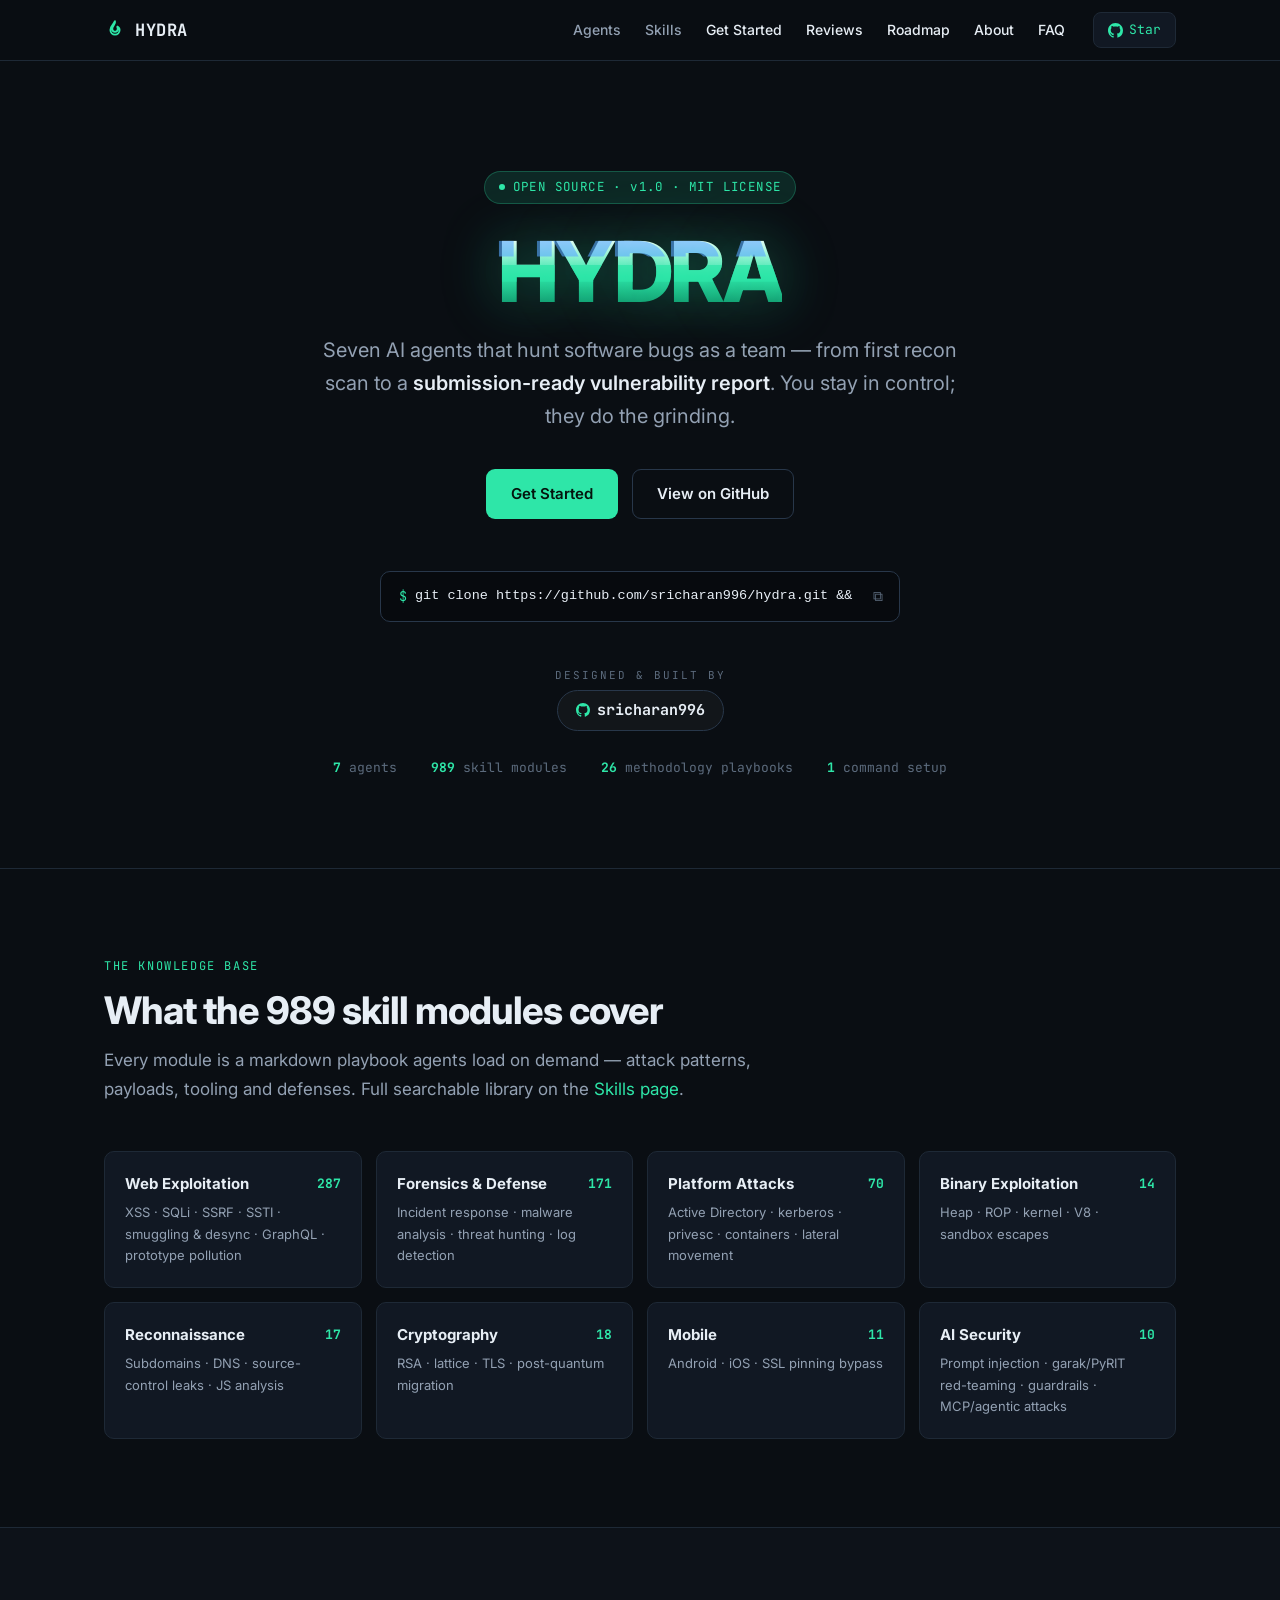
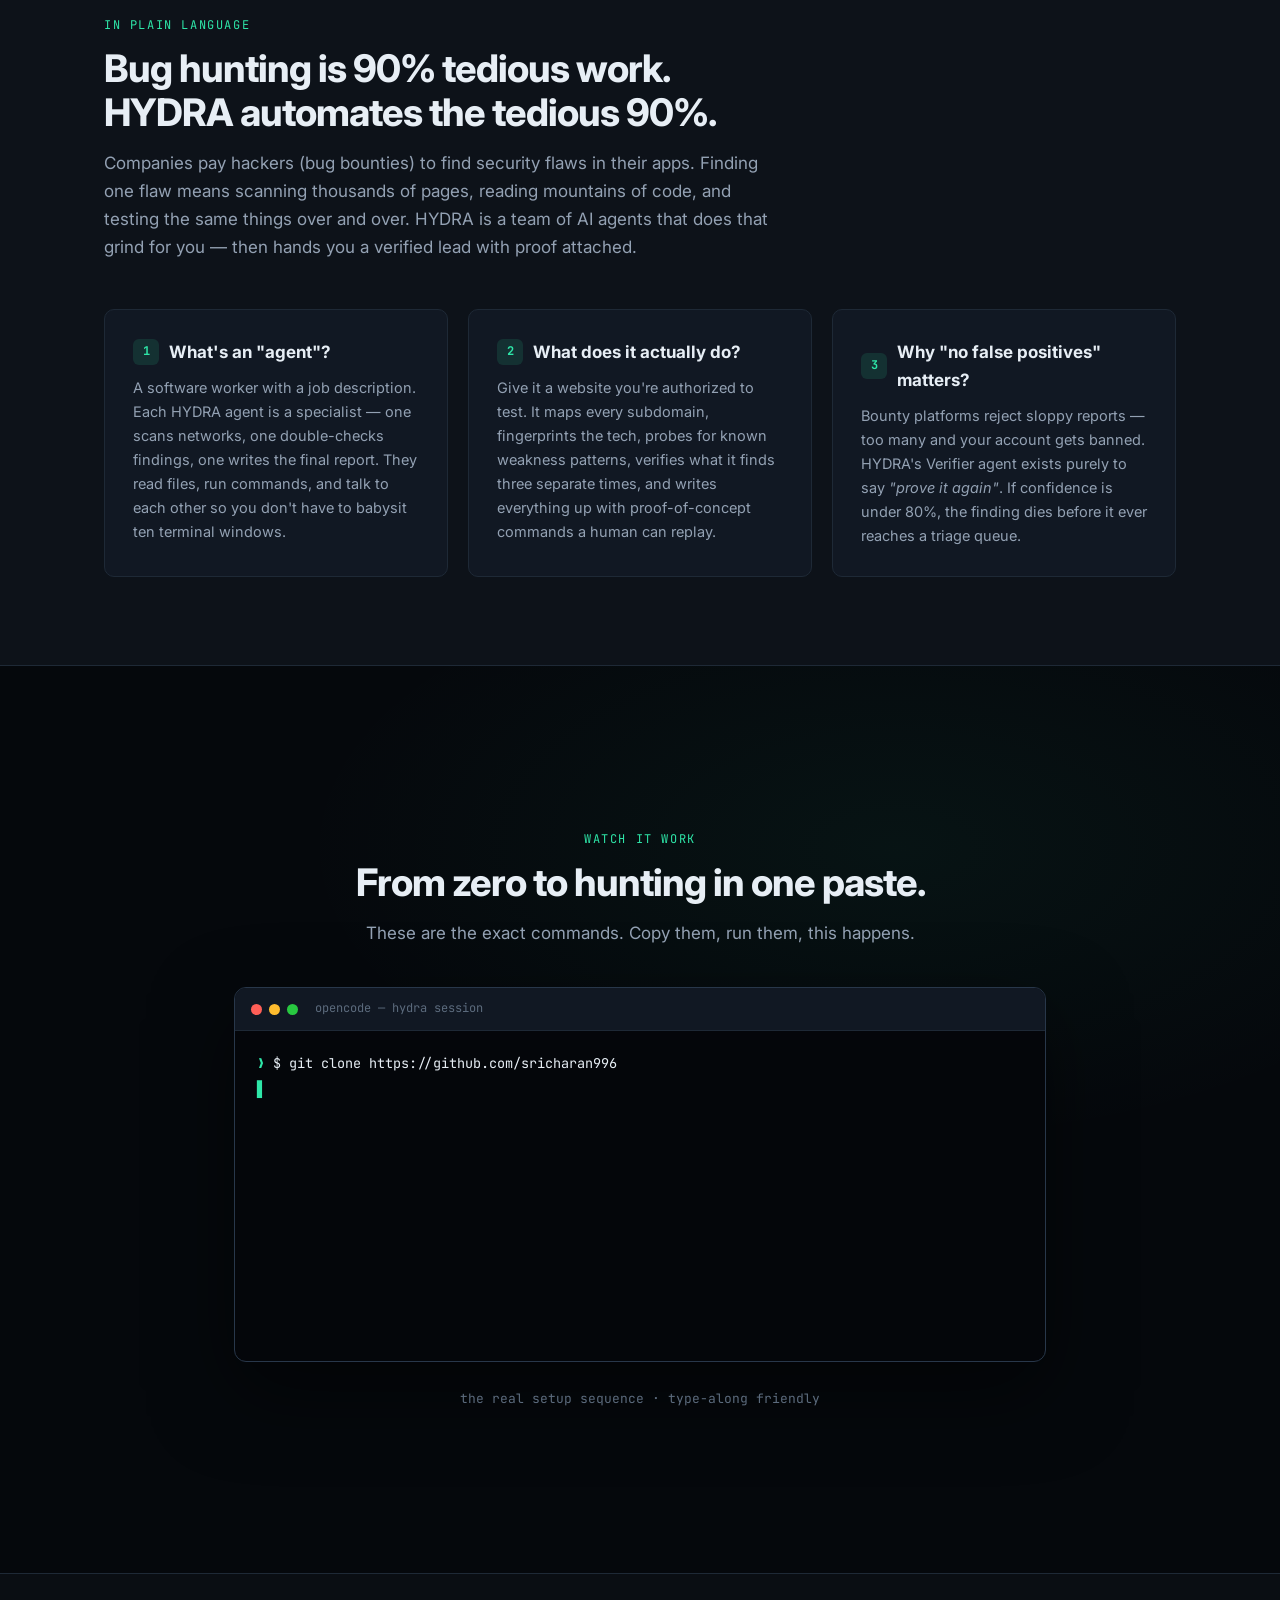
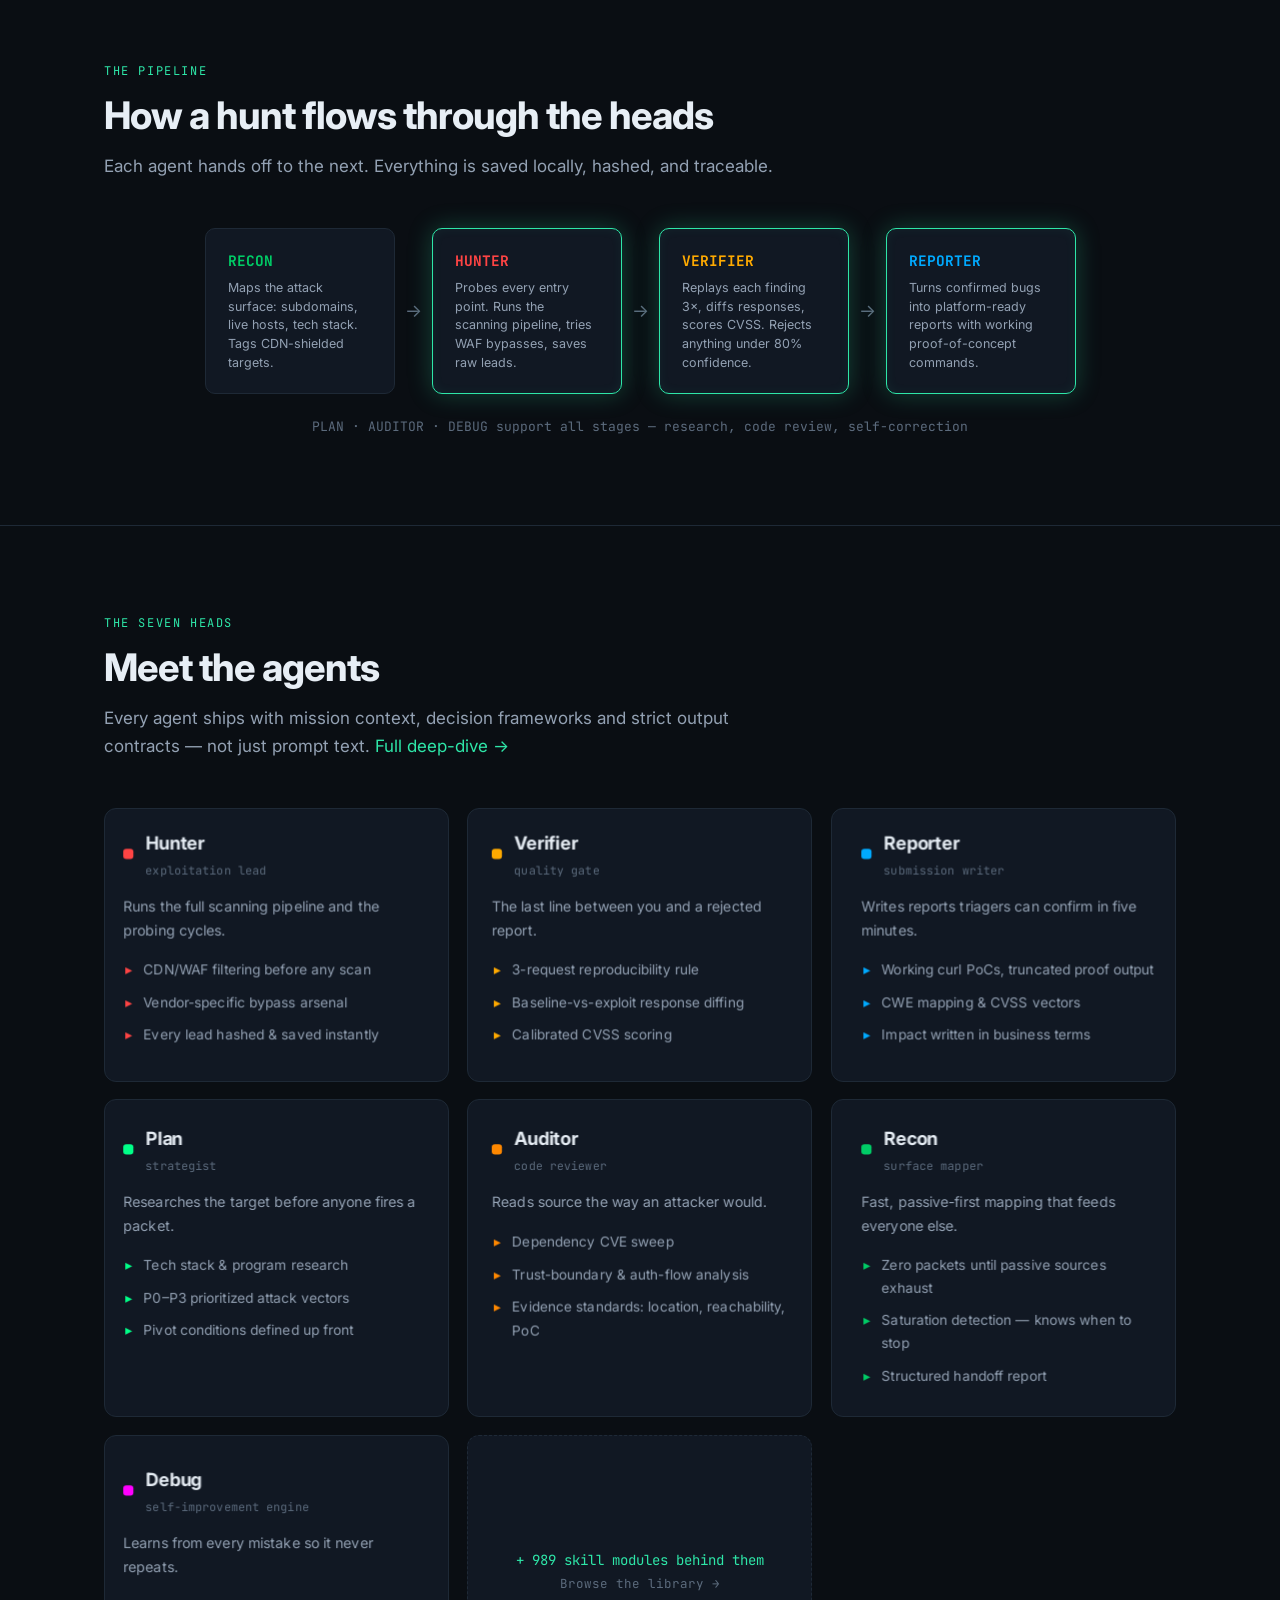
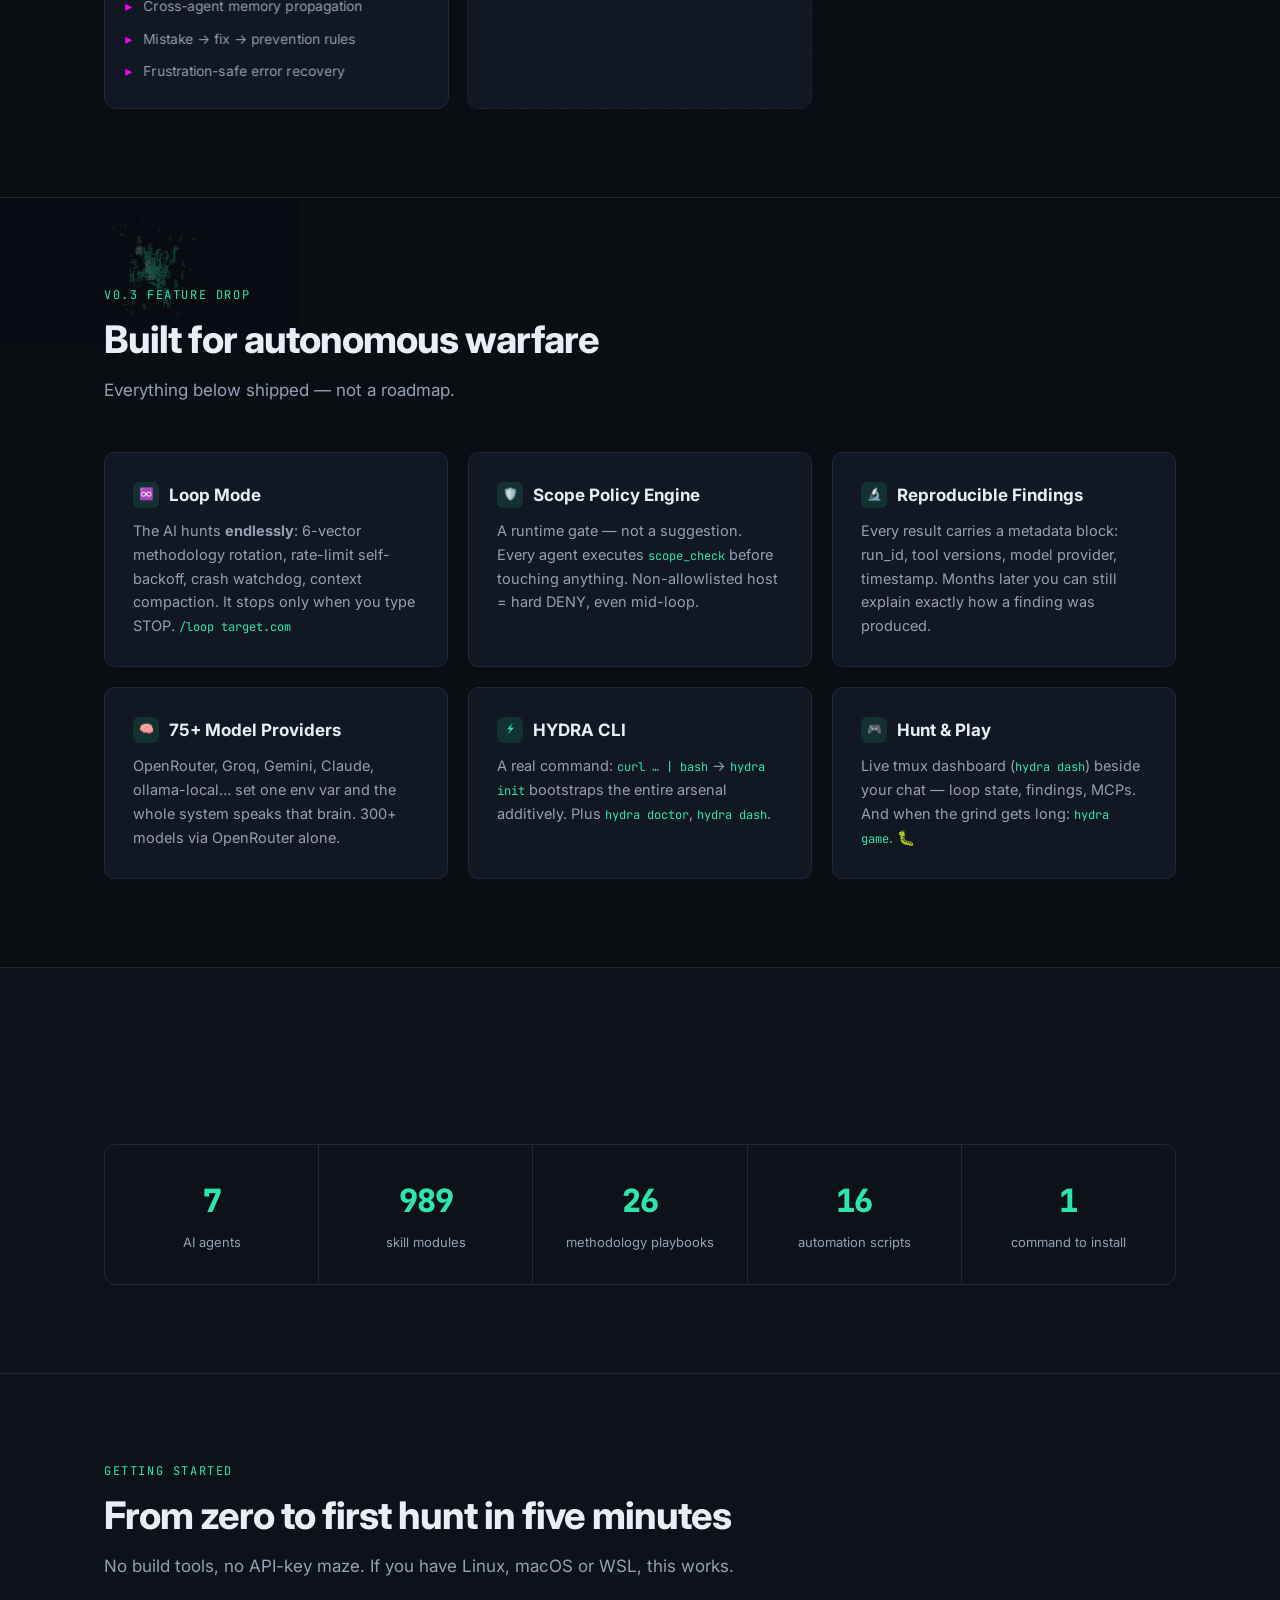
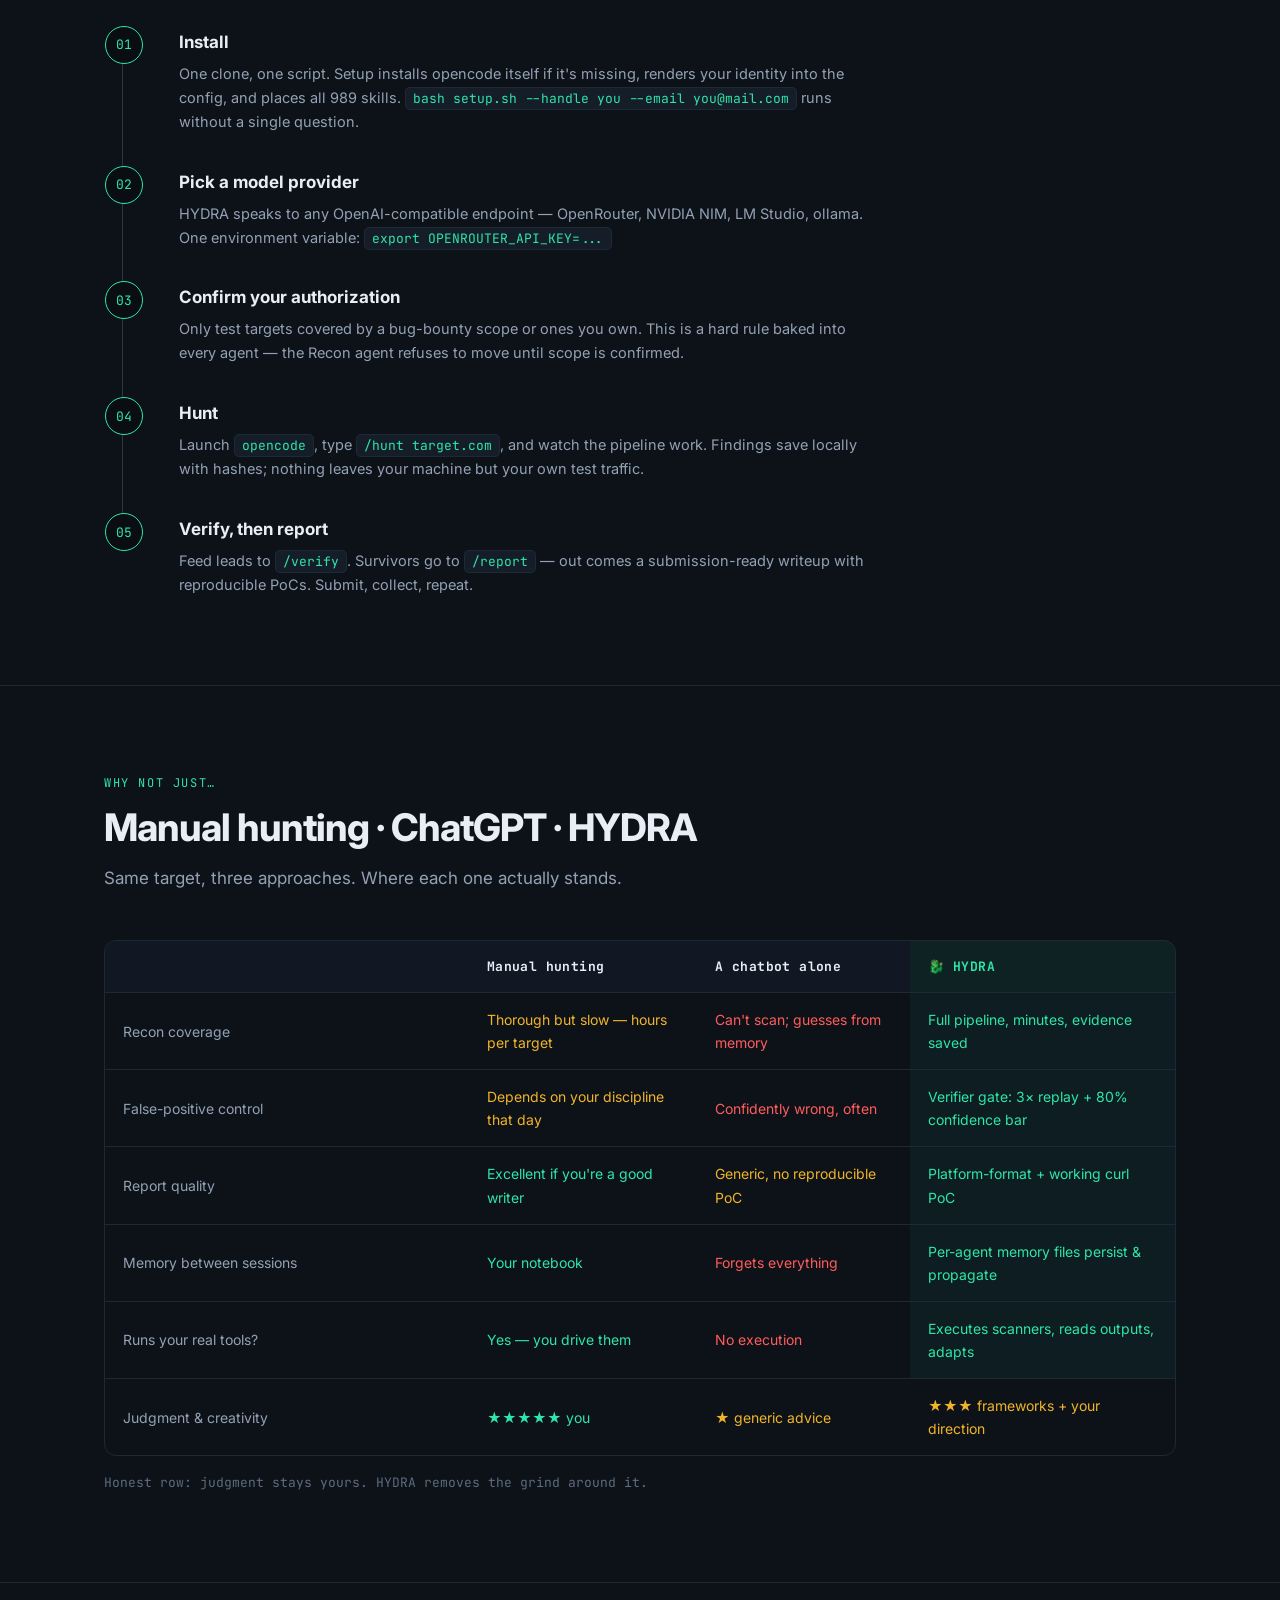
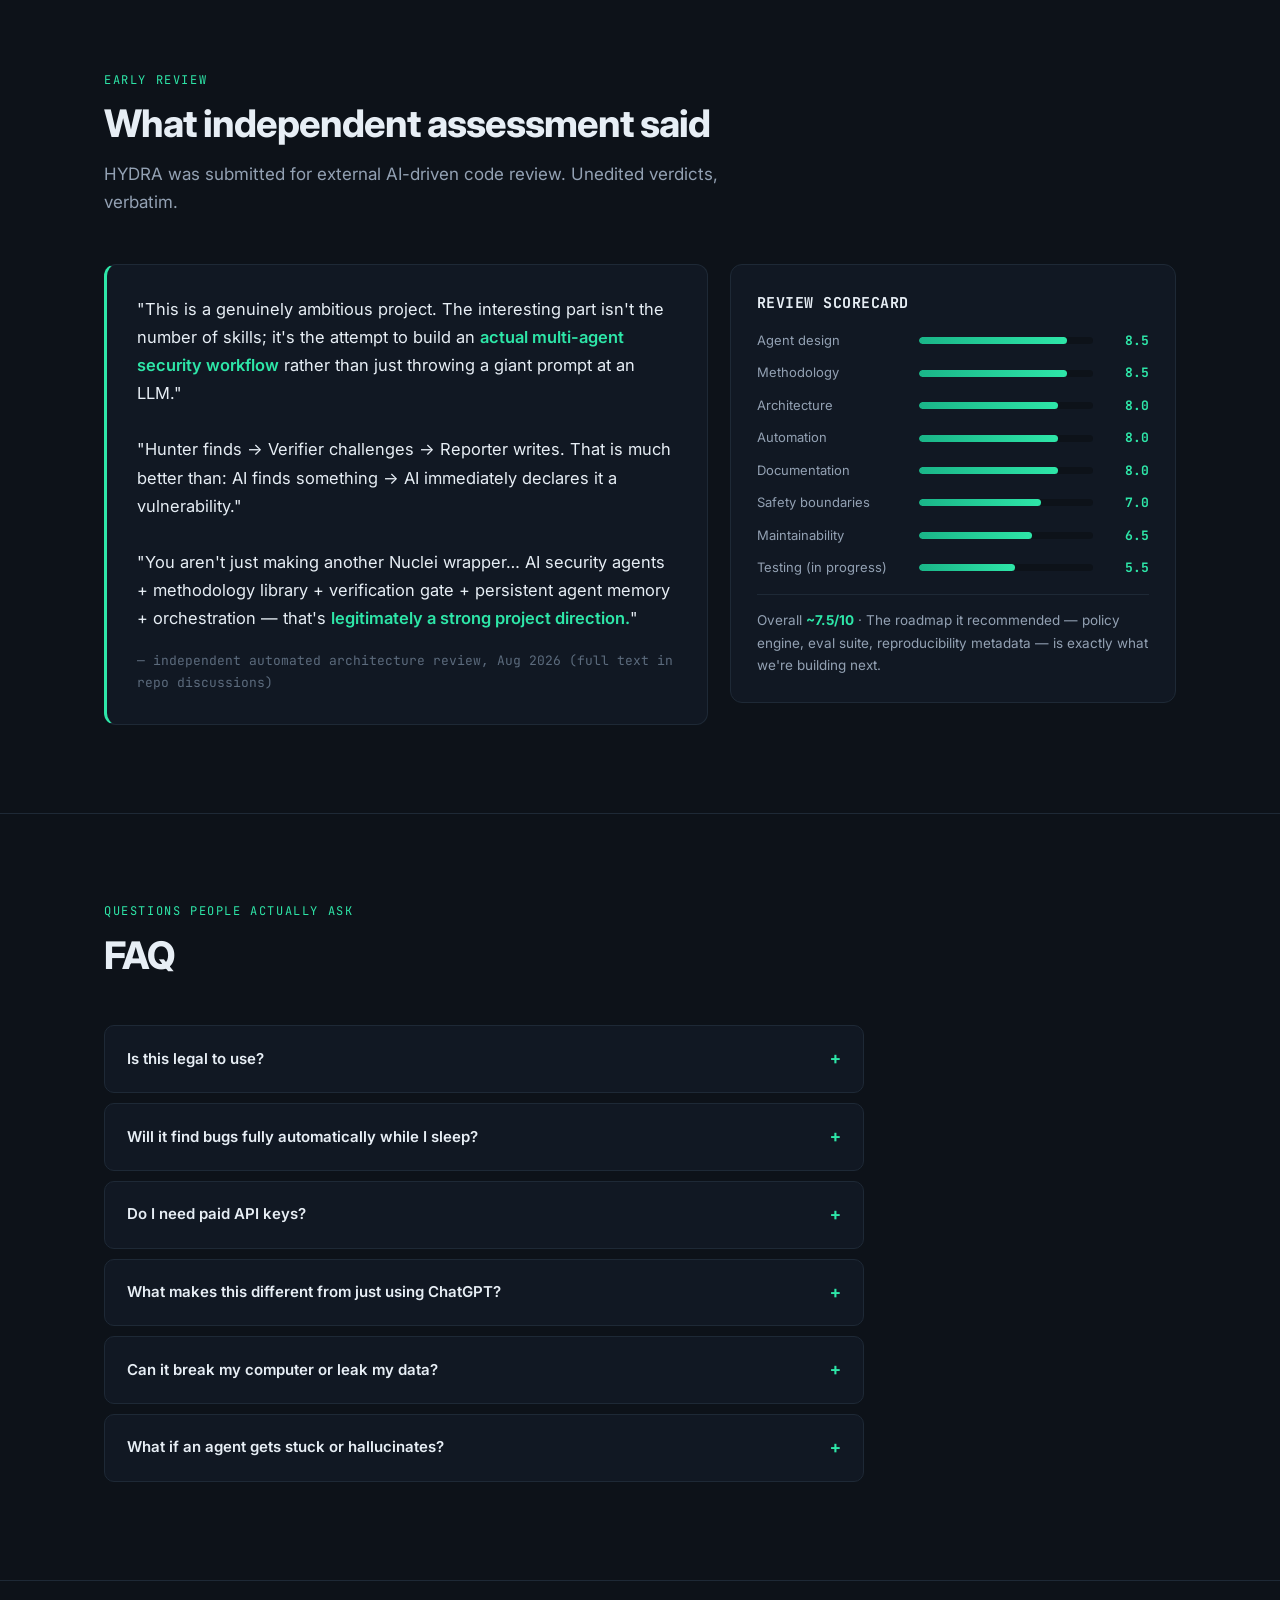
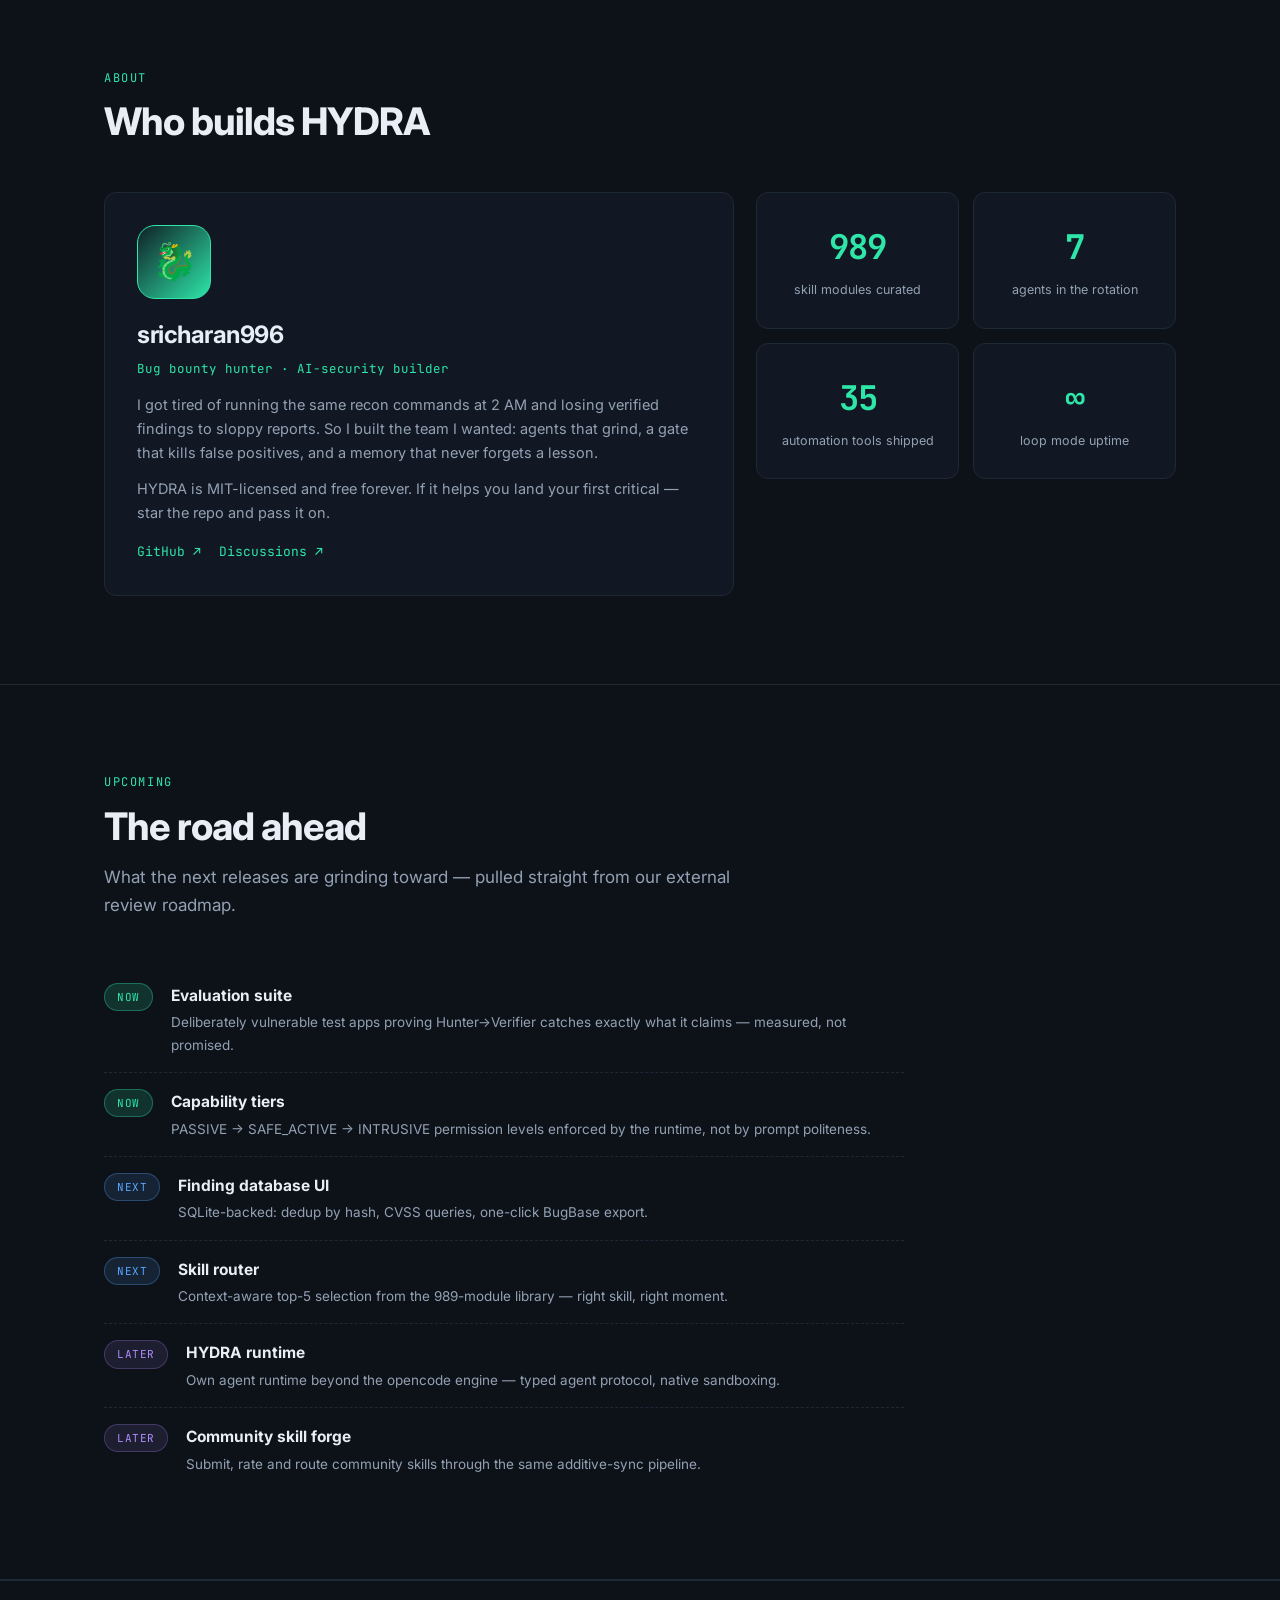
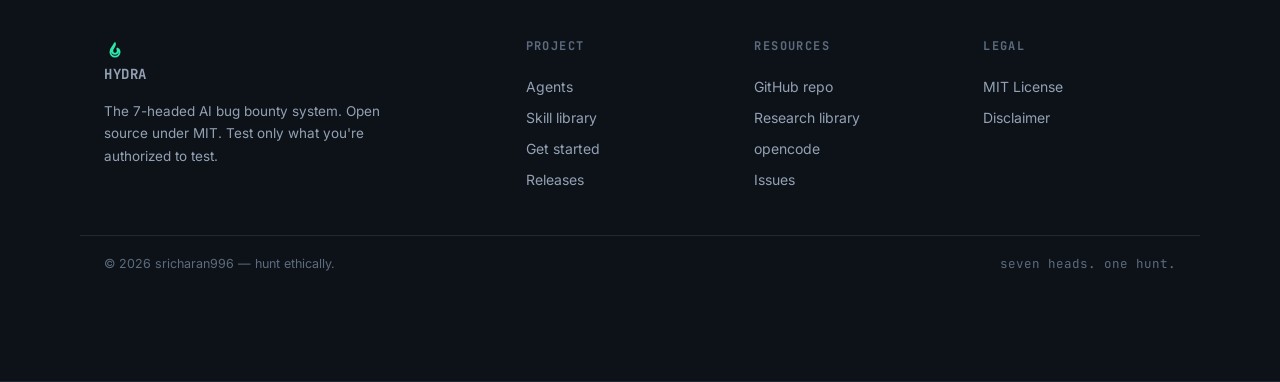
<file: index.html>
<!DOCTYPE html>
<html lang="en">
<head>
<script>document.documentElement.classList.add("js")</script>
<meta charset="UTF-8">
<meta name="viewport" content="width=device-width, initial-scale=1.0">
<title>HYDRA — The 7-Headed AI Bug Bounty System</title>
<meta name="description" content="HYDRA is an open-source AI agent system that takes you from reconnaissance to submission-ready bug bounty reports. 7 agents, 931 skill modules, one-command setup.">
<meta property="og:title" content="HYDRA — The 7-Headed AI Bug Bounty System">
<meta property="og:description" content="Seven AI agents that hunt software bugs as a team — from first recon scan to submission-ready report. Open source, one-command setup.">
<meta property="og:url" content="https://sricharan996.github.io/">
<meta property="og:type" content="website">
<meta name="twitter:card" content="summary_large_image">
<meta name="theme-color" content="#0a0e13">
<link rel="preconnect" href="https://fonts.googleapis.com">
<link rel="preconnect" href="https://fonts.gstatic.com" crossorigin>
<link href="https://fonts.googleapis.com/css2?family=Inter:wght@400;500;600;700;800&family=JetBrains+Mono:wght@400;700&display=swap" rel="stylesheet">
<link rel="stylesheet" href="assets/style.css">
<link rel="icon" href="data:image/svg+xml,<svg xmlns='http://www.w3.org/2000/svg' viewBox='0 0 24 24' fill='none' stroke='%232ee6a8' stroke-width='2'><path d='M12 2c1 4-3 5-3 9a3 3 0 0 0 6 0c0-2-1-3-1-3s3 1 3 4a5 5 0 0 1-10 0c0-5 4-6 5-10z'/></svg>">
</head>
<body>

<nav class="nav">
  <div class="nav-in">
    <a class="logo" href="index.html">
      <svg class="logo-mark" viewBox="0 0 24 24" fill="none" stroke="currentColor" stroke-width="2"><path d="M12 2c1 4-3 5-3 9a3 3 0 0 0 6 0c0-2-1-3-1-3s3 1 3 4a5 5 0 0 1-10 0c0-5 4-6 5-10z"/></svg>
      HYDRA
    </a>
    <div class="nav-links">
      <a href="agents.html">Agents</a>
      <a href="skills.html">Skills</a>
      <a href="index.html#start">Get Started</a>
      <a href="index.html#reviews">Reviews</a>
      <a href="index.html#roadmap">Roadmap</a>
      <a href="index.html#about">About
      <a href="index.html#faq">FAQ</a>
    </div>
    <a class="nav-gh keep" href="https://github.com/sricharan996/hydra" target="_blank" rel="noopener">
      <svg width="15" height="15" viewBox="0 0 16 16" fill="currentColor"><path d="M8 0C3.58 0 0 3.58 0 8c0 3.54 2.29 6.53 5.47 7.59.4.07.55-.17.55-.38 0-.19-.01-.82-.01-1.49-2.01.37-2.53-.49-2.69-.94-.09-.23-.48-.94-.82-1.13-.28-.15-.68-.52-.01-.53.63-.01 1.08.58 1.23.82.72 1.21 1.87.87 2.33.66.07-.52.28-.87.51-1.07-1.78-.2-3.64-.89-3.64-3.95 0-.87.31-1.59.82-2.15-.08-.2-.36-1.02.08-2.12 0 0 .67-.21 2.2.82.64-.18 1.32-.27 2-.27s1.36.09 2 .27c1.53-1.04 2.2-.82 2.2-.82.44 1.1.16 1.92.08 2.12.51.56.82 1.27.82 2.15 0 3.07-1.87 3.75-3.65 3.95.29.25.54.73.54 1.48 0 1.07-.01 1.93-.01 2.2 0 .21.15.46.55.38A8.01 8.01 0 0 0 16 8c0-4.42-3.58-8-8-8Z"/></svg>
      Star
    </a>
  </div>
</nav>

<header class="hero">
  <canvas id="fx"></canvas>
  <div class="hero-in">
    <span class="kicker"><span class="dot"></span> OPEN SOURCE · v1.0 · MIT LICENSE</span>
    <h1 class="title glitch" data-text="HYDRA">HYDRA</h1>
    <p class="tagline">Seven AI agents that hunt software bugs as a team — from first recon scan to a <b>submission-ready vulnerability report</b>. You stay in control; they do the grinding.</p>
    <div class="hero-cta">
      <a class="btn btn-primary" href="#start">Get Started</a>
      <a class="btn btn-ghost" href="https://github.com/sricharan996/hydra" target="_blank" rel="noopener">View on GitHub</a>
    </div>
    <div class="install">
      <span class="p">$</span>
      <code id="cmd">git clone https://github.com/sricharan996/hydra.git &amp;&amp; cd hydra &amp;&amp; bash setup.sh</code>
      <button data-copy="#cmd" aria-label="Copy install command">⧉</button>
    </div>
    <div style="height:44px"></div>
    <div class="hero-author">
      <span class="ha-line">designed &amp; built by</span>
      <a href="https://github.com/sricharan996" class="ha-name" target="_blank" rel="noopener">
        <svg width="14" height="14" viewBox="0 0 16 16" fill="currentColor"><path d="M8 0C3.58 0 0 3.58 0 8c0 3.54 2.29 6.53 5.47 7.59.4.07.55-.17.55-.38 0-.19-.01-.82-.01-1.49-2.01.37-2.53-.49-2.69-.94-.09-.23-.48-.94-.82-1.13-.28-.15-.68-.52-.01-.53.63-.01 1.08.58 1.23.82.72 1.21 1.87.87 2.33.66.07-.52.28-.87.51-1.07-1.78-.2-3.64-.89-3.64-3.95 0-.87.31-1.59.82-2.15-.08-.2-.36-1.02.08-2.12 0 0 .67-.21 2.2.82.64-.18 1.32-.27 2-.27s1.36.09 2 .27c1.53-1.04 2.2-.82 2.2-.82.44 1.1.16 1.92.08 2.12.51.56.82 1.27.82 2.15 0 3.07-1.87 3.75-3.65 3.95.29.25.54.73.54 1.48 0 1.07-.01 1.93-.01 2.2 0 .21.15.46.55.38A8.01 8.01 0 0 0 16 8c0-4.42-3.58-8-8-8Z"/></svg>
        sricharan996
      </a>
    </div>
    <div class="hero-meta">
      <span><b>7</b> agents</span>
      <span><b>989</b> skill modules</span>
      <span><b>26</b> methodology playbooks</span>
      <span><b>1</b> command setup</span>
    </div>
  </div>
</header>

<section>
  <div class="wrap">
    <div class="sec-head rv">
      <span class="sec-kicker">The knowledge base</span>
      <h2>What the 989 skill modules cover</h2>
      <p class="sec-sub">Every module is a markdown playbook agents load on demand — attack patterns, payloads, tooling and defenses. Full searchable library on the <a href="skills.html">Skills page</a>.</p>
    </div>
    <div class="skill-cats rv">
      <div class="scat"><b>Web Exploitation <i>287</i></b><p>XSS · SQLi · SSRF · SSTI · smuggling &amp; desync · GraphQL · prototype pollution</p></div>
      <div class="scat"><b>Forensics &amp; Defense <i>171</i></b><p>Incident response · malware analysis · threat hunting · log detection</p></div>
      <div class="scat"><b>Platform Attacks <i>70</i></b><p>Active Directory · kerberos · privesc · containers · lateral movement</p></div>
      <div class="scat"><b>Binary Exploitation <i>14</i></b><p>Heap · ROP · kernel · V8 · sandbox escapes</p></div>
      <div class="scat"><b>Reconnaissance <i>17</i></b><p>Subdomains · DNS · source-control leaks · JS analysis</p></div>
      <div class="scat"><b>Cryptography <i>18</i></b><p>RSA · lattice · TLS · post-quantum migration</p></div>
      <div class="scat"><b>Mobile <i>11</i></b><p>Android · iOS · SSL pinning bypass</p></div>
      <div class="scat"><b>AI Security <i>10</i></b><p>Prompt injection · garak/PyRIT red-teaming · guardrails · MCP/agentic attacks</p></div>
    </div>
  </div>
</section>

<section class="plain">
  <div class="wrap">
    <div class="sec-head rv">
      <span class="sec-kicker">In plain language</span>
      <h2>Bug hunting is 90% tedious work.<br>HYDRA automates the tedious 90%.</h2>
      <p class="sec-sub">Companies pay hackers (bug bounties) to find security flaws in their apps. Finding one flaw means scanning thousands of pages, reading mountains of code, and testing the same things over and over. HYDRA is a team of AI agents that does that grind for you — then hands you a verified lead with proof attached.</p>
    </div>
    <div class="explain-grid">
      <div class="explain-card rv">
        <h3><span class="num">1</span> What's an "agent"?</h3>
        <p>A software worker with a job description. Each HYDRA agent is a specialist — one scans networks, one double-checks findings, one writes the final report. They read files, run commands, and talk to each other so you don't have to babysit ten terminal windows.</p>
      </div>
      <div class="explain-card rv">
        <h3><span class="num">2</span> What does it actually do?</h3>
        <p>Give it a website you're authorized to test. It maps every subdomain, fingerprints the tech, probes for known weakness patterns, verifies what it finds three separate times, and writes everything up with proof-of-concept commands a human can replay.</p>
      </div>
      <div class="explain-card rv">
        <h3><span class="num">3</span> Why "no false positives" matters?</h3>
        <p>Bounty platforms reject sloppy reports — too many and your account gets banned. HYDRA's Verifier agent exists purely to say <em>"prove it again"</em>. If confidence is under 80%, the finding dies before it ever reaches a triage queue.</p>
      </div>
    </div>
  </div>
</section>

<section class="demo" aria-label="Live demo">
  <div class="demo-in">
    <div class="sec-head rv" style="text-align:center;margin:0 auto 40px;max-width:600px">
      <span class="sec-kicker">Watch it work</span>
      <h2>From zero to hunting in one paste.</h2>
      <p class="sec-sub">These are the exact commands. Copy them, run them, this happens.</p>
    </div>
    <div class="term rv">
      <div class="term-bar"><i></i><i></i><i></i><span>opencode — hydra session</span></div>
      <div id="term-body"></div>
    </div>
    <p class="demo-note">the real setup sequence · type-along friendly</p>
  </div>
</section>

<section>
  <div class="wrap">
    <div class="sec-head rv">
      <span class="sec-kicker">The pipeline</span>
      <h2>How a hunt flows through the heads</h2>
      <p class="sec-sub">Each agent hands off to the next. Everything is saved locally, hashed, and traceable.</p>
    </div>
    <div class="flow rv">
      <div class="flow-node"><div class="fn-name" style="color:#00cc66">RECON</div><p>Maps the attack surface: subdomains, live hosts, tech stack. Tags CDN-shielded targets.</p></div>
      <div class="flow-arrow">→</div>
      <div class="flow-node"><div class="fn-name" style="color:#ff4444">HUNTER</div><p>Probes every entry point. Runs the scanning pipeline, tries WAF bypasses, saves raw leads.</p></div>
      <div class="flow-arrow">→</div>
      <div class="flow-node"><div class="fn-name" style="color:#ffaa00">VERIFIER</div><p>Replays each finding 3×, diffs responses, scores CVSS. Rejects anything under 80% confidence.</p></div>
      <div class="flow-arrow">→</div>
      <div class="flow-node"><div class="fn-name" style="color:#00aaff">REPORTER</div><p>Turns confirmed bugs into platform-ready reports with working proof-of-concept commands.</p></div>
    </div>
    <div style="display:flex;justify-content:center;margin-top:22px">
      <p style="color:var(--faint);font-size:13px;font-family:var(--mono)">PLAN · AUDITOR · DEBUG support all stages — research, code review, self-correction</p>
    </div>
  </div>
</section>

<section>
  <div class="wrap">
    <div class="sec-head rv">
      <span class="sec-kicker">The seven heads</span>
      <h2>Meet the agents</h2>
      <p class="sec-sub">Every agent ships with mission context, decision frameworks and strict output contracts — not just prompt text. <a href="agents.html">Full deep-dive →</a></p>
    </div>
    <div class="agent-grid">
      <div class="acard rv" style="--c:#ff4444">
        <div class="acard-head"><span class="acard-dot"></span><div><h3>Hunter</h3><span class="role">exploitation lead</span></div></div>
        <p>Runs the full scanning pipeline and the probing cycles.</p>
        <ul><li>CDN/WAF filtering before any scan</li><li>Vendor-specific bypass arsenal</li><li>Every lead hashed &amp; saved instantly</li></ul>
      </div>
      <div class="acard rv" style="--c:#ffaa00">
        <div class="acard-head"><span class="acard-dot"></span><div><h3>Verifier</h3><span class="role">quality gate</span></div></div>
        <p>The last line between you and a rejected report.</p>
        <ul><li>3-request reproducibility rule</li><li>Baseline-vs-exploit response diffing</li><li>Calibrated CVSS scoring</li></ul>
      </div>
      <div class="acard rv" style="--c:#00aaff">
        <div class="acard-head"><span class="acard-dot"></span><div><h3>Reporter</h3><span class="role">submission writer</span></div></div>
        <p>Writes reports triagers can confirm in five minutes.</p>
        <ul><li>Working curl PoCs, truncated proof output</li><li>CWE mapping &amp; CVSS vectors</li><li>Impact written in business terms</li></ul>
      </div>
      <div class="acard rv" style="--c:#00ff88">
        <div class="acard-head"><span class="acard-dot"></span><div><h3>Plan</h3><span class="role">strategist</span></div></div>
        <p>Researches the target before anyone fires a packet.</p>
        <ul><li>Tech stack &amp; program research</li><li>P0–P3 prioritized attack vectors</li><li>Pivot conditions defined up front</li></ul>
      </div>
      <div class="acard rv" style="--c:#ff8800">
        <div class="acard-head"><span class="acard-dot"></span><div><h3>Auditor</h3><span class="role">code reviewer</span></div></div>
        <p>Reads source the way an attacker would.</p>
        <ul><li>Dependency CVE sweep</li><li>Trust-boundary &amp; auth-flow analysis</li><li>Evidence standards: location, reachability, PoC</li></ul>
      </div>
      <div class="acard rv" style="--c:#00cc66">
        <div class="acard-head"><span class="acard-dot"></span><div><h3>Recon</h3><span class="role">surface mapper</span></div></div>
        <p>Fast, passive-first mapping that feeds everyone else.</p>
        <ul><li>Zero packets until passive sources exhaust</li><li>Saturation detection — knows when to stop</li><li>Structured handoff report</li></ul>
      </div>
      <div class="acard rv" style="--c:#ff00ff">
        <div class="acard-head"><span class="acard-dot"></span><div><h3>Debug</h3><span class="role">self-improvement engine</span></div></div>
        <p>Learns from every mistake so it never repeats.</p>
        <ul><li>Cross-agent memory propagation</li><li>Mistake → fix → prevention rules</li><li>Frustration-safe error recovery</li></ul>
      </div>
      <div class="acard rv" style="--c:#b18cff;display:flex;align-items:center;justify-content:center;text-align:center;border-style:dashed">
        <a href="skills.html" style="font-family:var(--mono);font-size:14px">+ 989 skill modules behind them<br><span style="color:var(--faint);font-size:12.5px">Browse the library →</span></a>
      </div>
    </div>
  </div>
</section>


<section style="position:relative;overflow:hidden">
  <canvas id="mx"></canvas>
  <div class="wrap" style="position:relative;z-index:1">
    <div class="sec-head rv">
      <span class="sec-kicker">v0.3 feature drop</span>
      <h2>Built for autonomous warfare</h2>
      <p class="sec-sub">Everything below shipped — not a roadmap.</p>
    </div>
    <div class="explain-grid">
      <div class="explain-card rv"><h3><span class="num">♾️</span> Loop Mode</h3>
        <p>The AI hunts <b>endlessly</b>: 6-vector methodology rotation, rate-limit self-backoff, crash watchdog, context compaction. It stops only when you type STOP. <code style="font-family:var(--mono);font-size:12px;color:var(--accent)">/loop target.com</code></p></div>
      <div class="explain-card rv"><h3><span class="num">🛡️</span> Scope Policy Engine</h3>
        <p>A runtime gate — not a suggestion. Every agent executes <code style="font-family:var(--mono);font-size:12px;color:var(--accent)">scope_check</code> before touching anything. Non-allowlisted host = hard DENY, even mid-loop.</p></div>
      <div class="explain-card rv"><h3><span class="num">🔬</span> Reproducible Findings</h3>
        <p>Every result carries a metadata block: run_id, tool versions, model provider, timestamp. Months later you can still explain exactly how a finding was produced.</p></div>
      <div class="explain-card rv"><h3><span class="num">🧠</span> 75+ Model Providers</h3>
        <p>OpenRouter, Groq, Gemini, Claude, ollama-local… set one env var and the whole system speaks that brain. 300+ models via OpenRouter alone.</p></div>
      <div class="explain-card rv"><h3><span class="num">⚡</span> HYDRA CLI</h3>
        <p>A real command: <code style="font-family:var(--mono);font-size:12px;color:var(--accent)">curl … | bash</code> → <code style="font-family:var(--mono);font-size:12px;color:var(--accent)">hydra init</code> bootstraps the entire arsenal additively. Plus <code style="font-family:var(--mono);font-size:12px;color:var(--accent)">hydra doctor</code>, <code style="font-family:var(--mono);font-size:12px;color:var(--accent)">hydra dash</code>.</p></div>
      <div class="explain-card rv"><h3><span class="num">🎮</span> Hunt &amp; Play</h3>
        <p>Live tmux dashboard (<code style="font-family:var(--mono);font-size:12px;color:var(--accent)">hydra dash</code>) beside your chat — loop state, findings, MCPs. And when the grind gets long: <code style="font-family:var(--mono);font-size:12px;color:var(--accent)">hydra game</code>. 🐛</p></div>
    </div>
  </div>
</section>

<section class="plain">
<section class="plain">
  <div class="wrap">
    <div class="band rv">
      <div class="stat"><b data-count="7">0</b><span>AI agents</span></div>
      <div class="stat"><b data-count="989">0</b><span>skill modules</span></div>
      <div class="stat"><b data-count="26">0</b><span>methodology playbooks</span></div>
      <div class="stat"><b data-count="16">0</b><span>automation scripts</span></div>
      <div class="stat"><b>1</b><span>command to install</span></div>
    </div>
  </div>
</section>

<section id="start">
  <div class="wrap">
    <div class="sec-head rv">
      <span class="sec-kicker">Getting started</span>
      <h2>From zero to first hunt in five minutes</h2>
      <p class="sec-sub">No build tools, no API-key maze. If you have Linux, macOS or WSL, this works.</p>
    </div>
    <div class="steps">
      <div class="step rv">
        <h3>Install</h3>
        <p>One clone, one script. Setup installs opencode itself if it's missing, renders your identity into the config, and places all 989 skills. <code>bash setup.sh --handle you --email you@mail.com</code> runs without a single question.</p>
      </div>
      <div class="step rv">
        <h3>Pick a model provider</h3>
        <p>HYDRA speaks to any OpenAI-compatible endpoint — OpenRouter, NVIDIA NIM, LM Studio, ollama. One environment variable: <code>export OPENROUTER_API_KEY=...</code></p>
      </div>
      <div class="step rv">
        <h3>Confirm your authorization</h3>
        <p>Only test targets covered by a bug-bounty scope or ones you own. This is a hard rule baked into every agent — the Recon agent refuses to move until scope is confirmed.</p>
      </div>
      <div class="step rv">
        <h3>Hunt</h3>
        <p>Launch <code>opencode</code>, type <code>/hunt target.com</code>, and watch the pipeline work. Findings save locally with hashes; nothing leaves your machine but your own test traffic.</p>
      </div>
      <div class="step rv">
        <h3>Verify, then report</h3>
        <p>Feed leads to <code>/verify</code>. Survivors go to <code>/report</code> — out comes a submission-ready writeup with reproducible PoCs. Submit, collect, repeat.</p>
      </div>
    </div>
  </div>
</section>

<section>
  <div class="wrap">
    <div class="sec-head rv">
      <span class="sec-kicker">Why not just…</span>
      <h2>Manual hunting · ChatGPT · HYDRA</h2>
      <p class="sec-sub">Same target, three approaches. Where each one actually stands.</p>
    </div>
    <div class="compare-wrap rv">
      <table class="cmp">
        <tr><th style="width:34%"></th><th>Manual hunting</th><th>A chatbot alone</th><th class="hydra-col">🐉 HYDRA</th></tr>
        <tr><td>Recon coverage</td><td class="mid">Thorough but slow — hours per target</td><td class="no">Can't scan; guesses from memory</td><td class="hydra-col yes">Full pipeline, minutes, evidence saved</td></tr>
        <tr><td>False-positive control</td><td class="mid">Depends on your discipline that day</td><td class="no">Confidently wrong, often</td><td class="hydra-col yes">Verifier gate: 3× replay + 80% confidence bar</td></tr>
        <tr><td>Report quality</td><td class="yes">Excellent if you're a good writer</td><td class="mid">Generic, no reproducible PoC</td><td class="hydra-col yes">Platform-format + working curl PoC</td></tr>
        <tr><td>Memory between sessions</td><td class="yes">Your notebook</td><td class="no">Forgets everything</td><td class="hydra-col yes">Per-agent memory files persist &amp; propagate</td></tr>
        <tr><td>Runs your real tools?</td><td class="yes">Yes — you drive them</td><td class="no">No execution</td><td class="hydra-col yes">Executes scanners, reads outputs, adapts</td></tr>
        <tr><td>Judgment &amp; creativity</td><td class="yes">★★★★★ you</td><td class="mid">★ generic advice</td><td class="mid">★★★ frameworks + your direction</td></tr>
      </table>
    </div>
    <p style="color:var(--faint);font-size:13px;margin-top:16px;font-family:var(--mono)">Honest row: judgment stays yours. HYDRA removes the grind around it.</p>
  </div>
</section>


<section id="reviews">
  <div class="wrap">
    <div class="sec-head rv">
      <span class="sec-kicker">Early review</span>
      <h2>What independent assessment said</h2>
      <p class="sec-sub">HYDRA was submitted for external AI-driven code review. Unedited verdicts, verbatim.</p>
    </div>
    <div class="rev-wrap">
      <div class="rev-quote rv">
        "This is a genuinely ambitious project. The interesting part isn't the number of skills; it's the attempt to build an <em>actual multi-agent security workflow</em> rather than just throwing a giant prompt at an LLM."
        <br><br>
        "Hunter finds → Verifier challenges → Reporter writes. That is much better than: AI finds something → AI immediately declares it a vulnerability."
        <br><br>
        "You aren't just making another Nuclei wrapper… AI security agents + methodology library + verification gate + persistent agent memory + orchestration — that's <em>legitimately a strong project direction.</em>"
        <span class="src">— independent automated architecture review, Aug 2026 (full text in repo discussions)</span>
      </div>
      <div class="rev-score rv">
        <h3>REVIEW SCORECARD</h3>
        <div class="srow"><span>Agent design</span><div class="bar"><i data-w="85"></i></div><b>8.5</b></div>
        <div class="srow"><span>Methodology</span><div class="bar"><i data-w="85"></i></div><b>8.5</b></div>
        <div class="srow"><span>Architecture</span><div class="bar"><i data-w="80"></i></div><b>8.0</b></div>
        <div class="srow"><span>Automation</span><div class="bar"><i data-w="80"></i></div><b>8.0</b></div>
        <div class="srow"><span>Documentation</span><div class="bar"><i data-w="80"></i></div><b>8.0</b></div>
        <div class="srow"><span>Safety boundaries</span><div class="bar"><i data-w="70"></i></div><b>7.0</b></div>
        <div class="srow"><span>Maintainability</span><div class="bar"><i data-w="65"></i></div><b>6.5</b></div>
        <div class="srow"><span>Testing (in progress)</span><div class="bar"><i data-w="55"></i></div><b>5.5</b></div>
        <div class="rev-verdict">Overall <b>~7.5/10</b> · The roadmap it recommended — policy engine, eval suite, reproducibility metadata — is exactly what we're building next.</div>
      </div>
    </div>
  </div>
</section>


<section class="plain" id="faq">
  <div class="wrap">
    <div class="sec-head rv">
      <span class="sec-kicker">Questions people actually ask</span>
      <h2>FAQ</h2>
    </div>
    <div class="faq">
      <details class="rv"><summary>Is this legal to use?</summary><div class="a">Yes — on targets you're authorized to test: your own systems, or assets inside a bug bounty program's written scope. Every agent checks scope before acting, and the repo ships a full disclaimer. Testing random websites without permission is illegal everywhere that has computers.</div></details>
      <details class="rv"><summary>Will it find bugs fully automatically while I sleep?</summary><div class="a">No — and be suspicious of anything claiming otherwise. HYDRA automates recon, pattern-matching, verification drudgery and report writing. Judgment — choosing targets, reading business logic, deciding what's worth pursuing — stays with you. Think of it as a very fast junior team you direct, not an autonomous money printer.</div></details>
      <details class="rv"><summary>Do I need paid API keys?</summary><div class="a">You need one AI model provider. OpenRouter has free models; ollama runs fully local and free. Everything else — the skills, playbooks, scripts, CI — costs nothing and phones nobody.</div></details>
      <details class="rv"><summary>What makes this different from just using ChatGPT?</summary><div class="a">ChatGPT gives advice; HYDRA executes. It runs real scanners against real targets, keeps per-agent memory across sessions, enforces verification discipline, and produces reports in exact platform format. It's a workflow with guards, not a chat window.</div></details>
      <details class="rv"><summary>Can it break my computer or leak my data?</summary><div class="a">Findings and reports stay in ~/recon_reports on your machine. The repo's CI blocks secret-shaped content from ever being committed, and GitHub push protection is enabled. As with any tool that executes commands, read what it runs — that habit will serve you well beyond HYDRA.</div></details>
      <details class="rv"><summary>What if an agent gets stuck or hallucinates?</summary><div class="a">All seven agents carry a Self-Rescue Protocol: when confused, they fire parallel web searches, fetch primary documentation, cross-verify two independent sources, and log the knowledge gap — instead of guessing confidently. The Debug agent turns every recovered mistake into a permanent prevention rule.</div></details>
    </div>
  </div>
</section>


<section id="about">
  <div class="wrap">
    <div class="sec-head rv">
      <span class="sec-kicker">About</span>
      <h2>Who builds HYDRA</h2>
    </div>
    <div class="about-grid">
      <div class="about-card rv">
        <div class="avatar">🐉</div>
        <h3>sricharan996</h3>
        <p class="role">Bug bounty hunter · AI-security builder</p>
        <p>I got tired of running the same recon commands at 2 AM and losing verified findings to sloppy reports. So I built the team I wanted: agents that grind, a gate that kills false positives, and a memory that never forgets a lesson.</p>
        <p>HYDRA is MIT-licensed and free forever. If it helps you land your first critical — star the repo and pass it on.</p>
        <div class="socials">
          <a href="https://github.com/sricharan996" target="_blank" rel="noopener">GitHub ↗</a>
          <a href="https://github.com/sricharan996/hydra/discussions/1" target="_blank" rel="noopener">Discussions ↗</a>
        </div>
      </div>
      <div class="about-facts rv">
        <div class="fact"><b>989</b><span>skill modules curated</span></div>
        <div class="fact"><b>7</b><span>agents in the rotation</span></div>
        <div class="fact"><b>35</b><span>automation tools shipped</span></div>
        <div class="fact"><b>∞</b><span>loop mode uptime</span></div>
      </div>
    </div>
  </div>
</section>

<section class="plain" id="roadmap">
  <div class="wrap">
    <div class="sec-head rv">
      <span class="sec-kicker">Upcoming</span>
      <h2>The road ahead</h2>
      <p class="sec-sub">What the next releases are grinding toward — pulled straight from our external review roadmap.</p>
    </div>
    <div class="roadmap">
      <div class="ritem rv"><span class="tag now">NOW</span><div><b>Evaluation suite</b><p>Deliberately vulnerable test apps proving Hunter→Verifier catches exactly what it claims — measured, not promised.</p></div></div>
      <div class="ritem rv"><span class="tag now">NOW</span><div><b>Capability tiers</b><p>PASSIVE → SAFE_ACTIVE → INTRUSIVE permission levels enforced by the runtime, not by prompt politeness.</p></div></div>
      <div class="ritem rv"><span class="tag next">NEXT</span><div><b>Finding database UI</b><p>SQLite-backed: dedup by hash, CVSS queries, one-click BugBase export.</p></div></div>
      <div class="ritem rv"><span class="tag next">NEXT</span><div><b>Skill router</b><p>Context-aware top-5 selection from the 989-module library — right skill, right moment.</p></div></div>
      <div class="ritem rv"><span class="tag later">LATER</span><div><b>HYDRA runtime</b><p>Own agent runtime beyond the opencode engine — typed agent protocol, native sandboxing.</p></div></div>
      <div class="ritem rv"><span class="tag later">LATER</span><div><b>Community skill forge</b><p>Submit, rate and route community skills through the same additive-sync pipeline.</p></div></div>
    </div>
  </div>
</section>

<footer>
  <div class="foot-cols">
    <div class="fcol fbrand">
      <a class="logo" href="index.html" style="text-decoration:none">
        <svg class="logo-mark" viewBox="0 0 24 24" fill="none" stroke="#2ee6a8" stroke-width="2"><path d="M12 2c1 4-3 5-3 9a3 3 0 0 0 6 0c0-2-1-3-1-3s3 1 3 4a5 5 0 0 1-10 0c0-5 4-6 5-10z"/></svg>
        HYDRA
      </a>
      <p>The 7-headed AI bug bounty system. Open source under MIT. Test only what you're authorized to test.</p>
    </div>
    <div class="fcol">
      <h4>Project</h4>
      <a href="agents.html">Agents</a>
      <a href="skills.html">Skill library</a>
      <a href="index.html#start">Get started</a>
      <a href="https://github.com/sricharan996/hydra/releases">Releases</a>
    </div>
    <div class="fcol">
      <h4>Resources</h4>
      <a href="https://github.com/sricharan996/hydra">GitHub repo</a>
      <a href="https://github.com/sricharan996/bug-bounty-research">Research library</a>
      <a href="https://opencode.ai">opencode</a>
      <a href="https://github.com/sricharan996/hydra/issues">Issues</a>
    </div>
    <div class="fcol">
      <h4>Legal</h4>
      <a href="https://github.com/sricharan996/hydra/blob/main/LICENSE">MIT License</a>
      <a href="https://github.com/sricharan996/hydra/blob/main/DISCLAIMER.md">Disclaimer</a>
    </div>
  </div>
  <div class="foot-bottom">
    <span>© <span id="yr"></span> sricharan996 — hunt ethically.</span>
    <span style="font-family:var(--mono)">seven heads. one hunt.</span>
  </div>
</footer>

<script src="assets/app.js"></script>
</body>
</html>
</file>
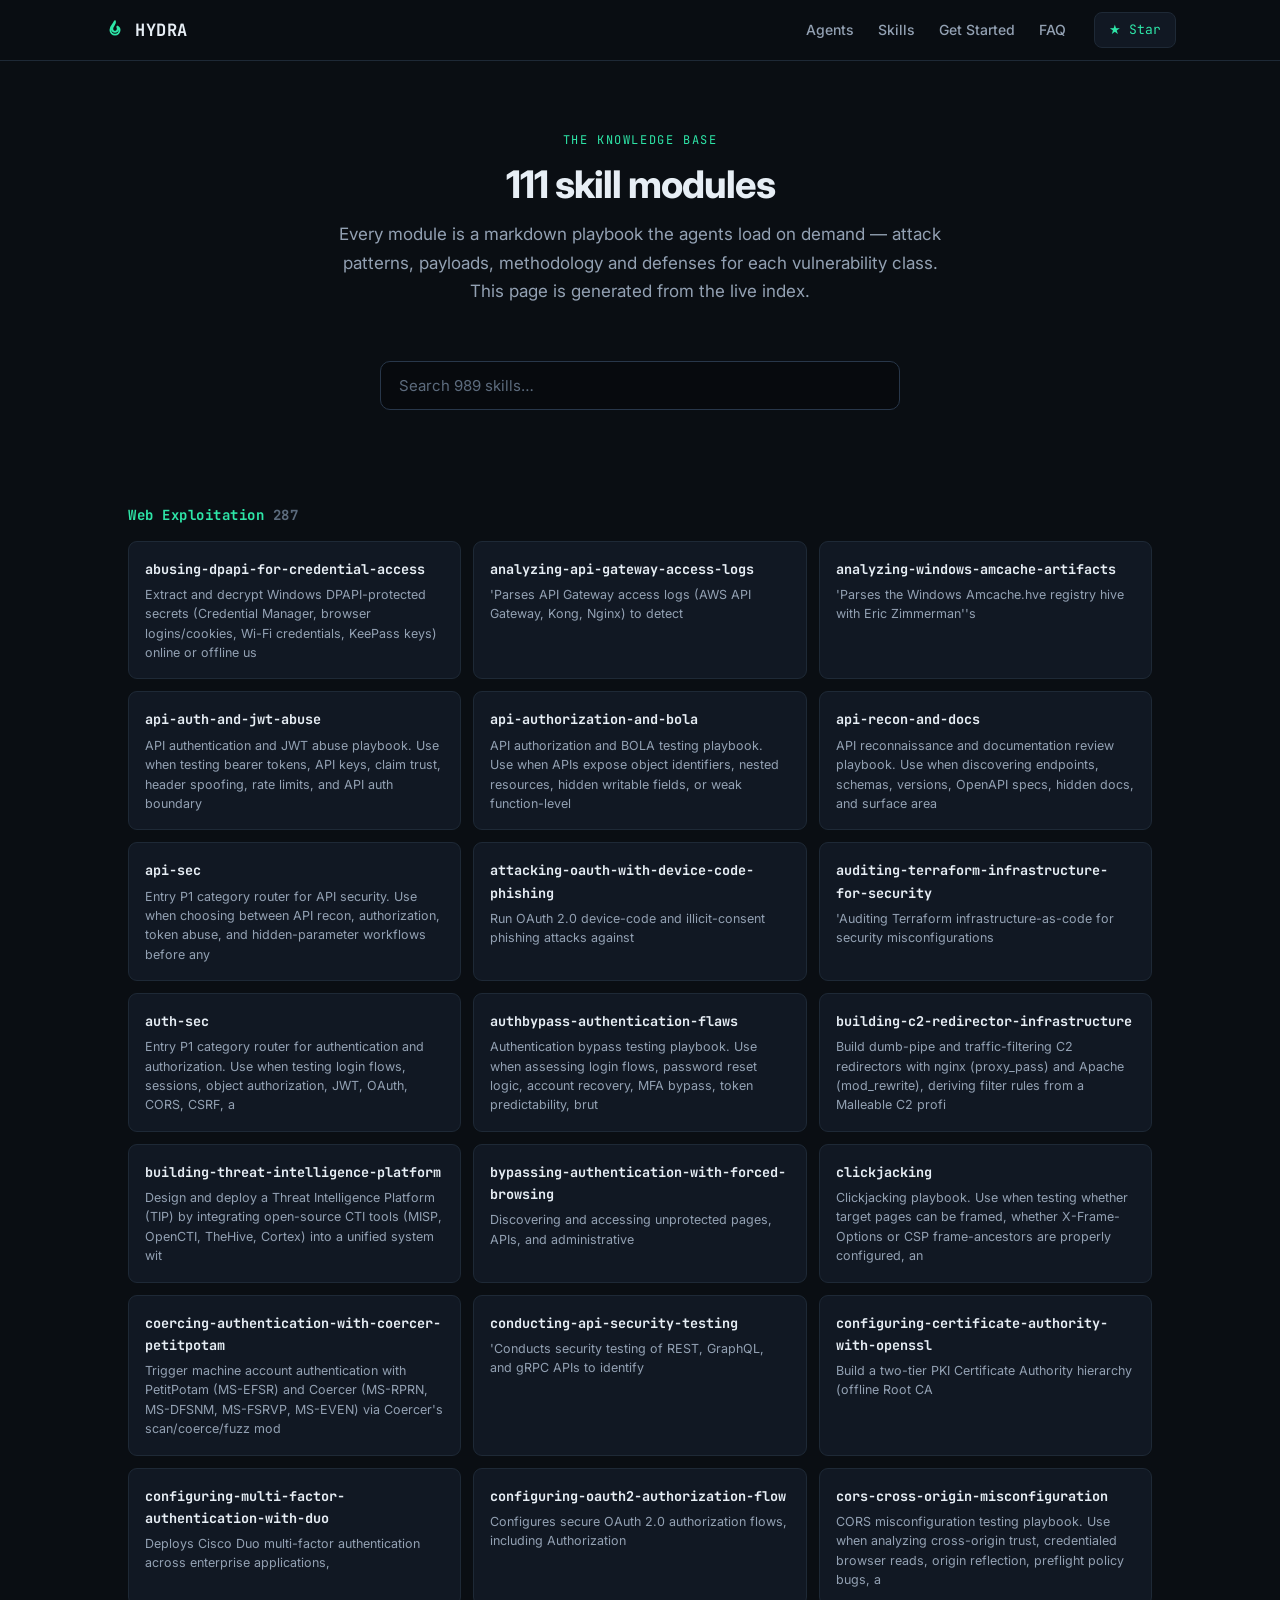
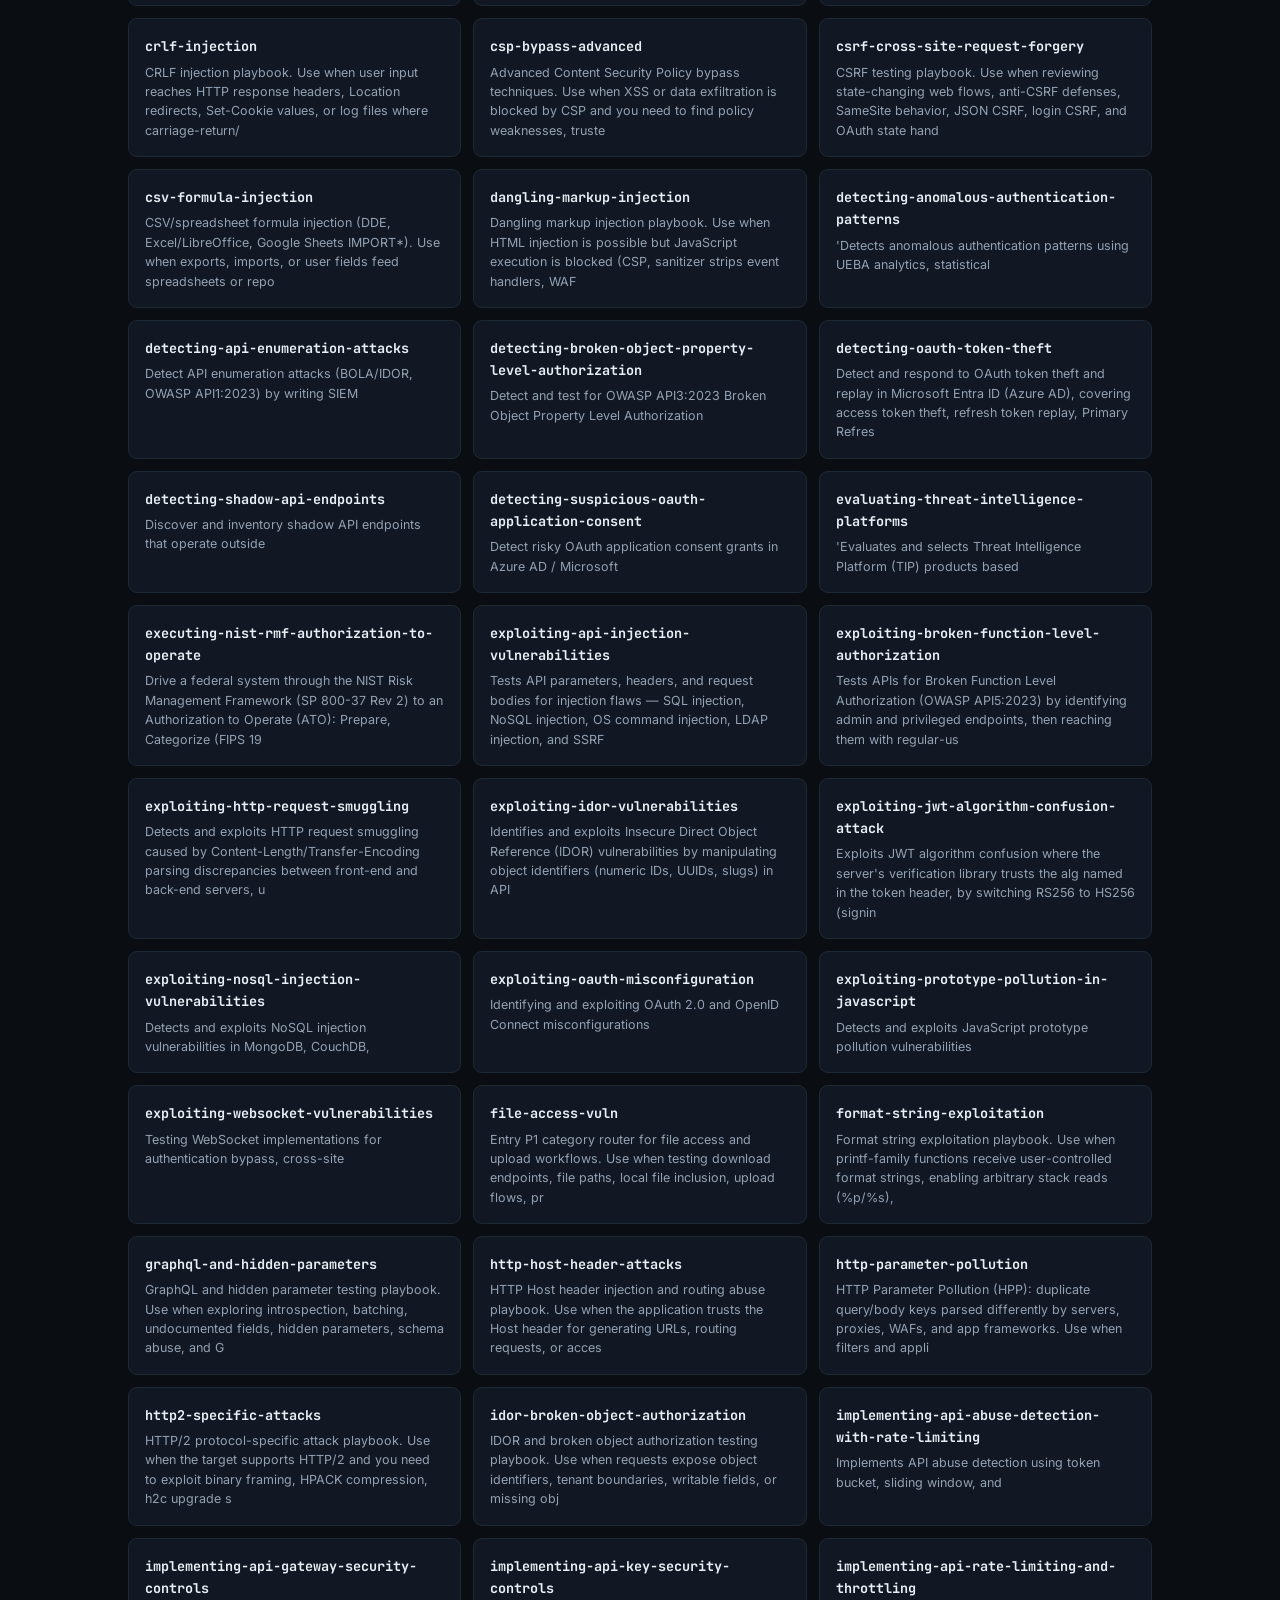
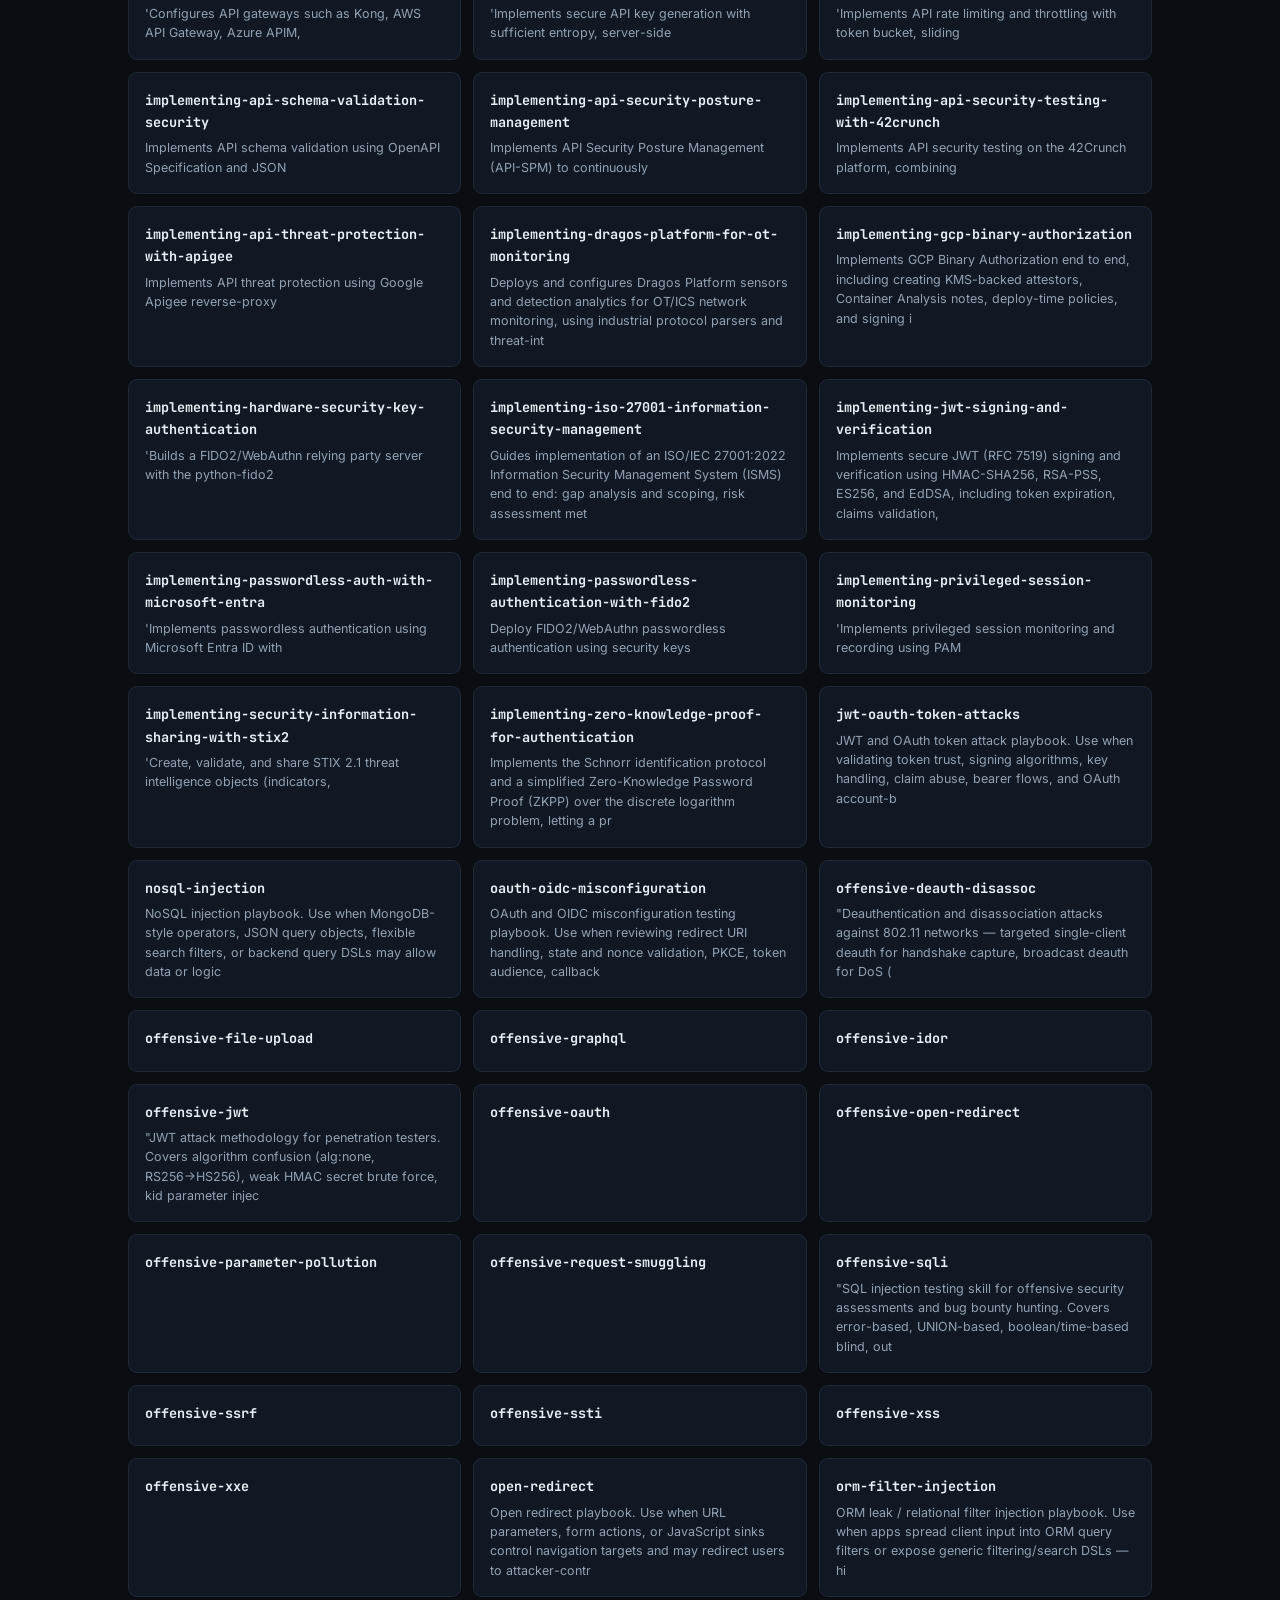
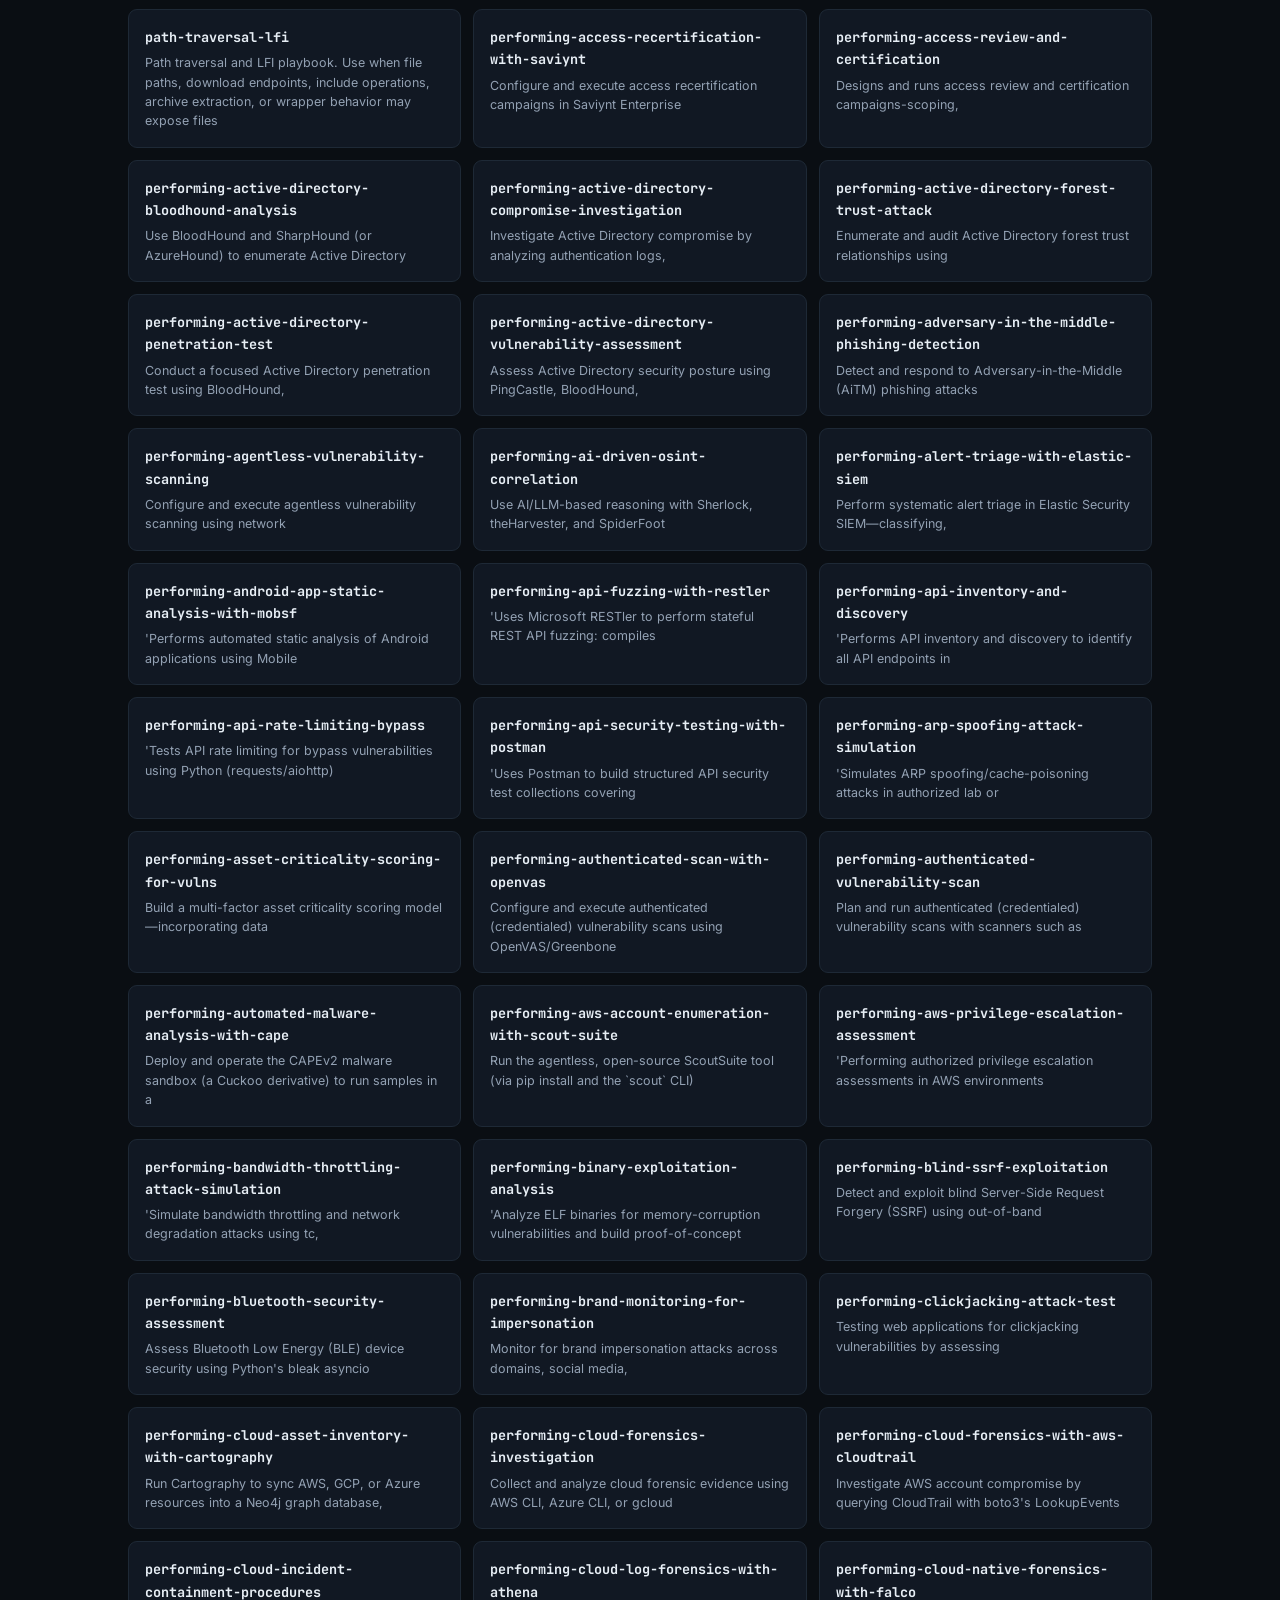
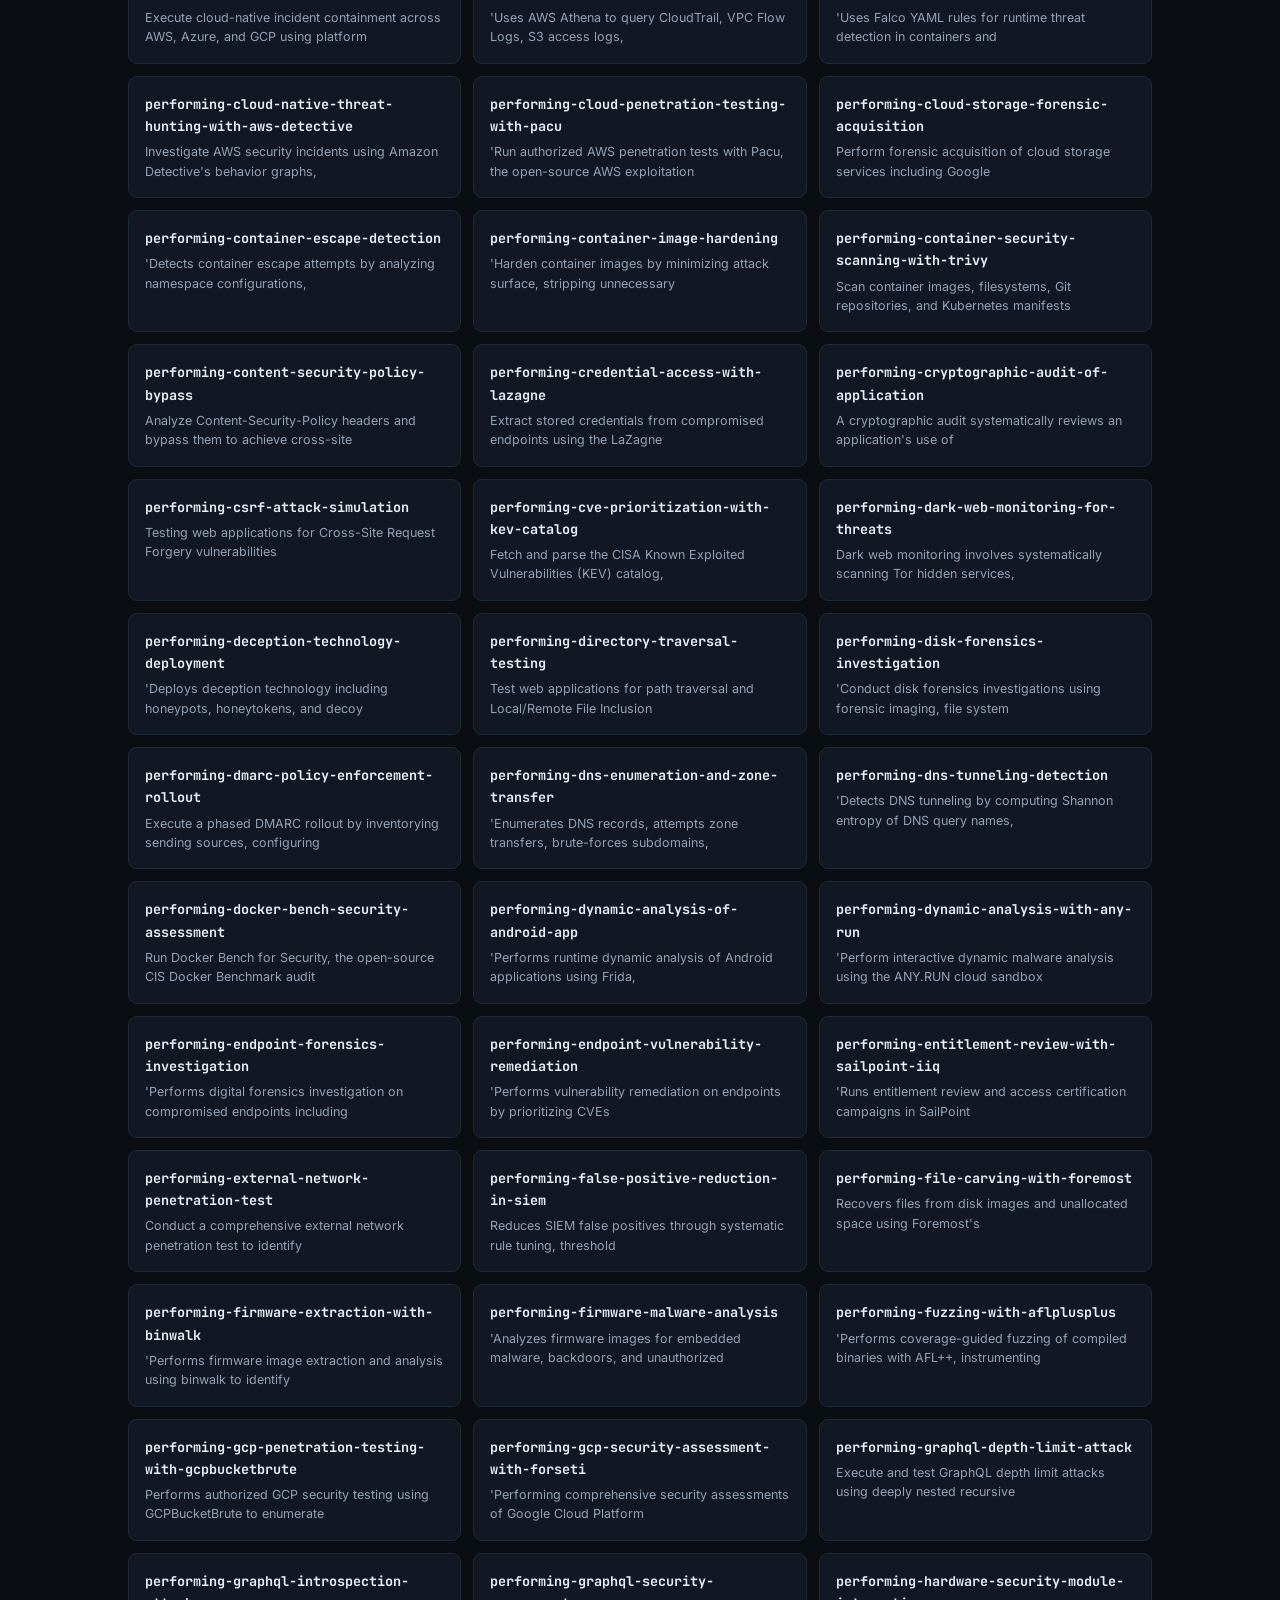
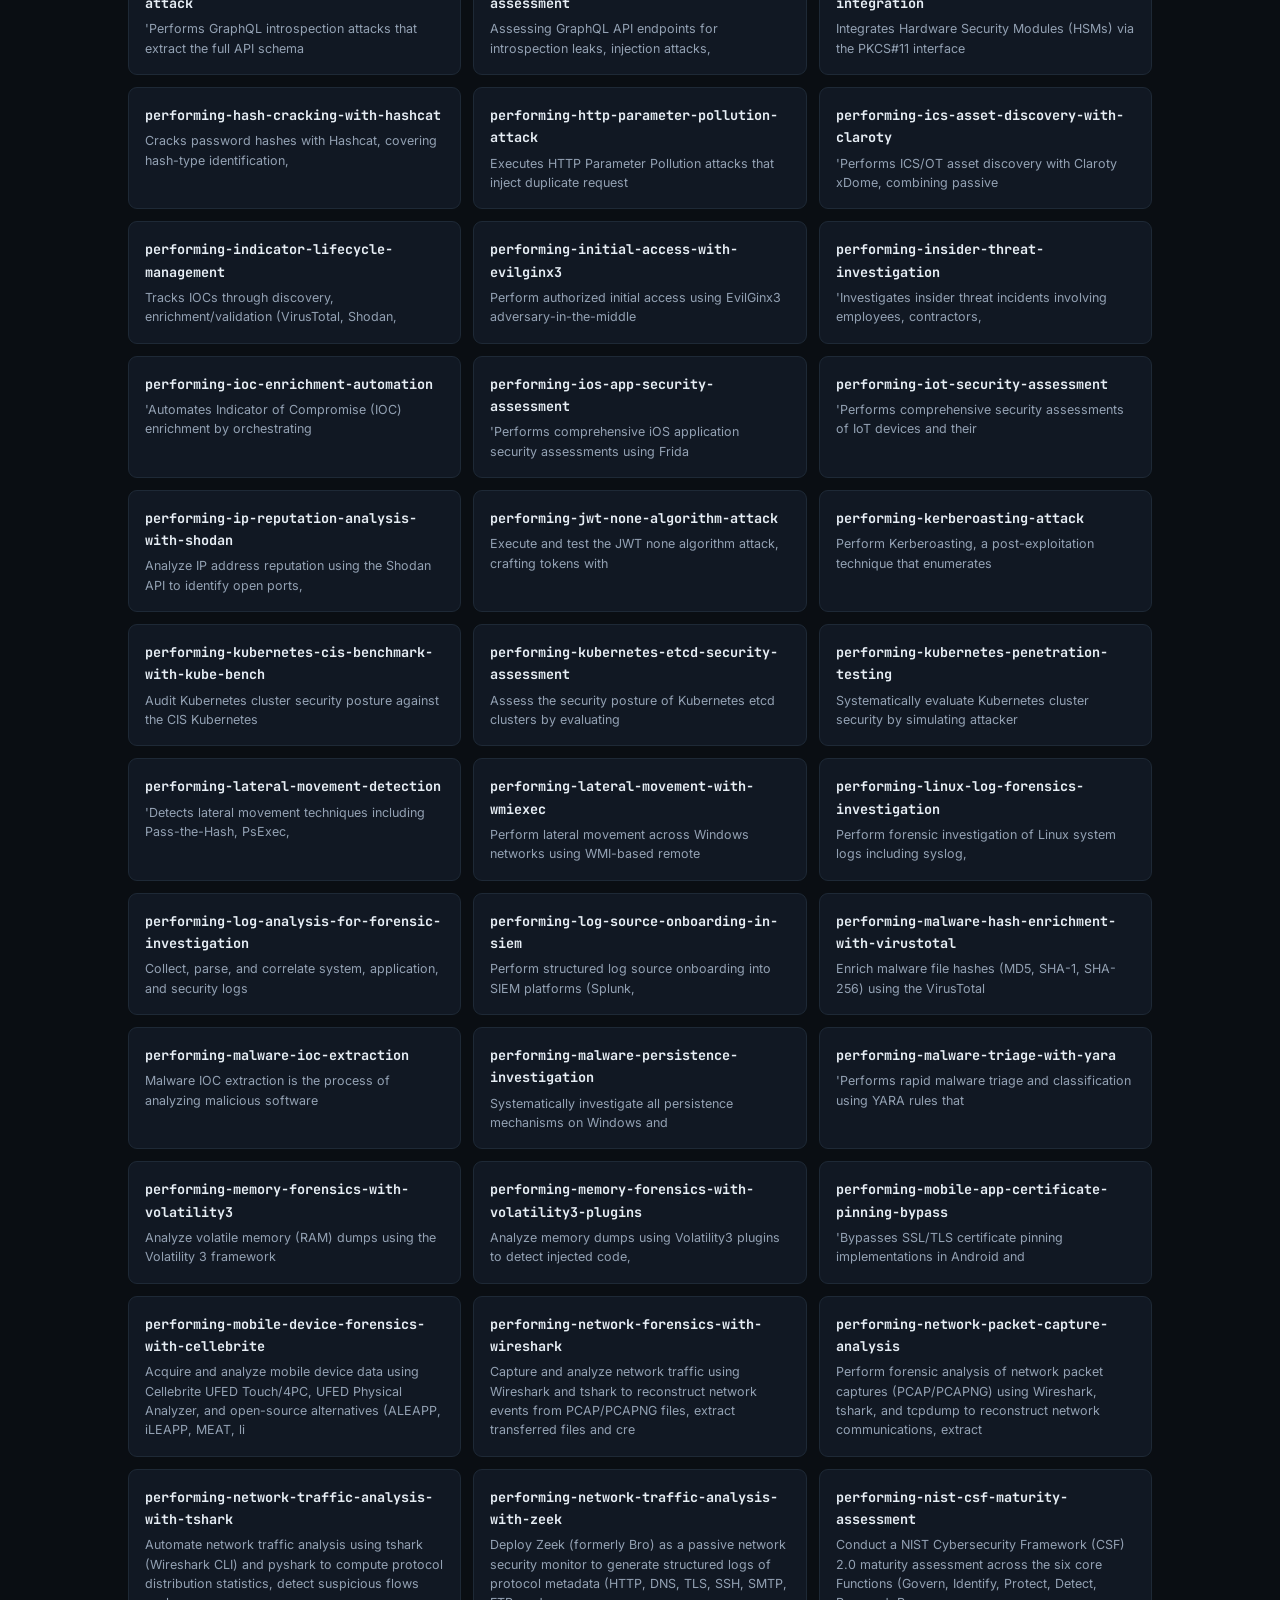
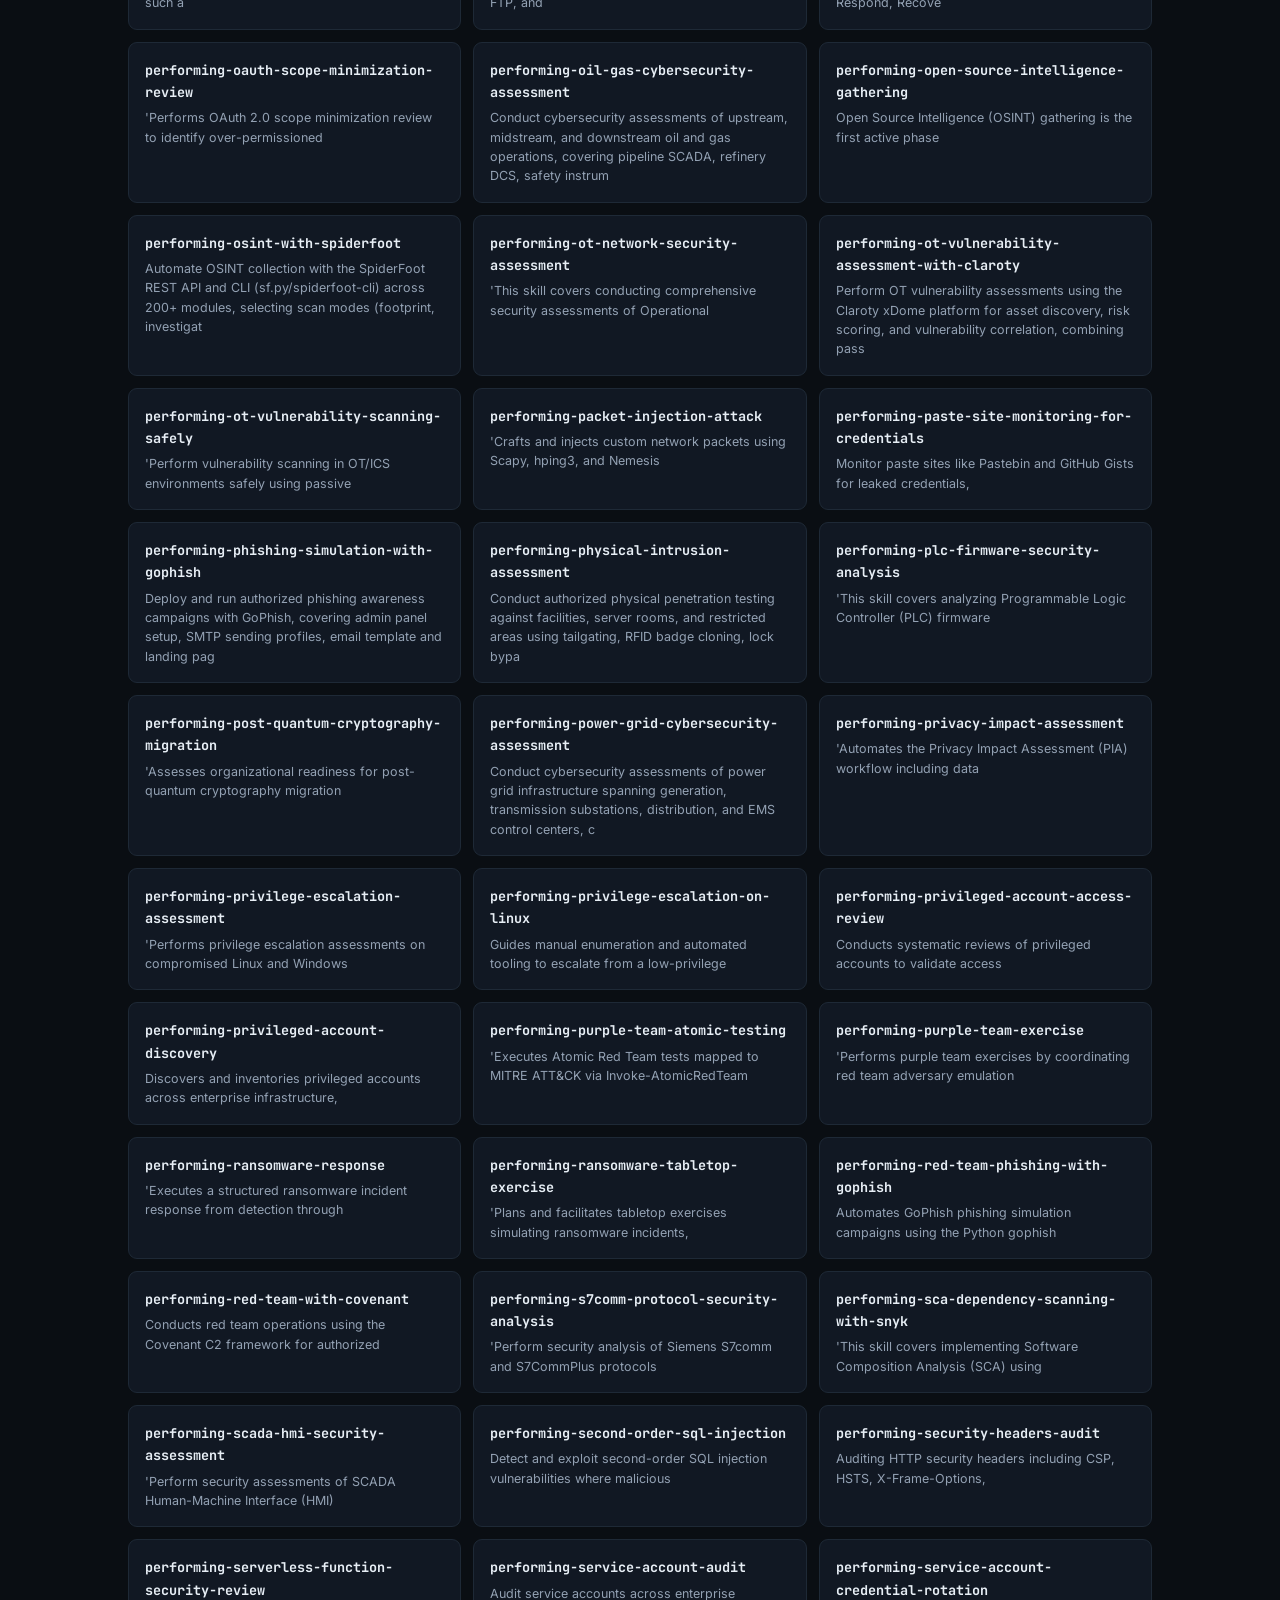
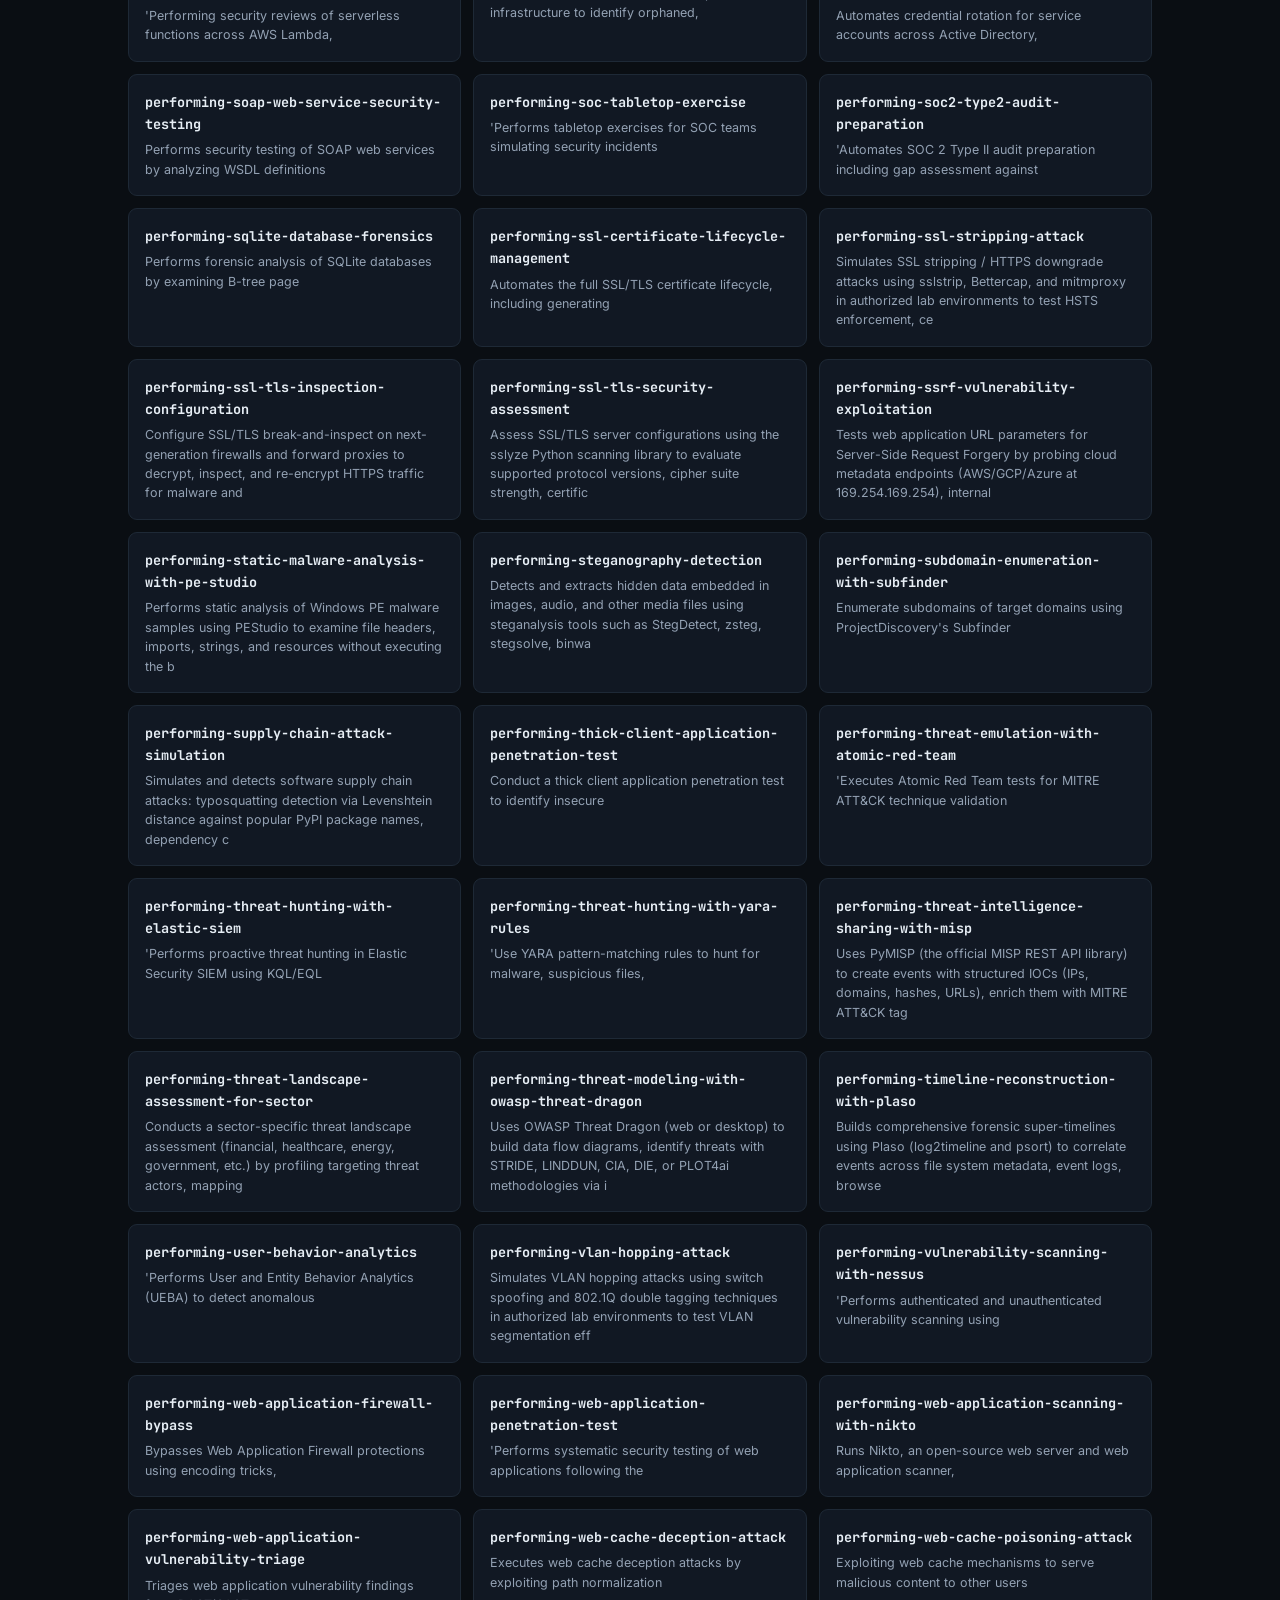
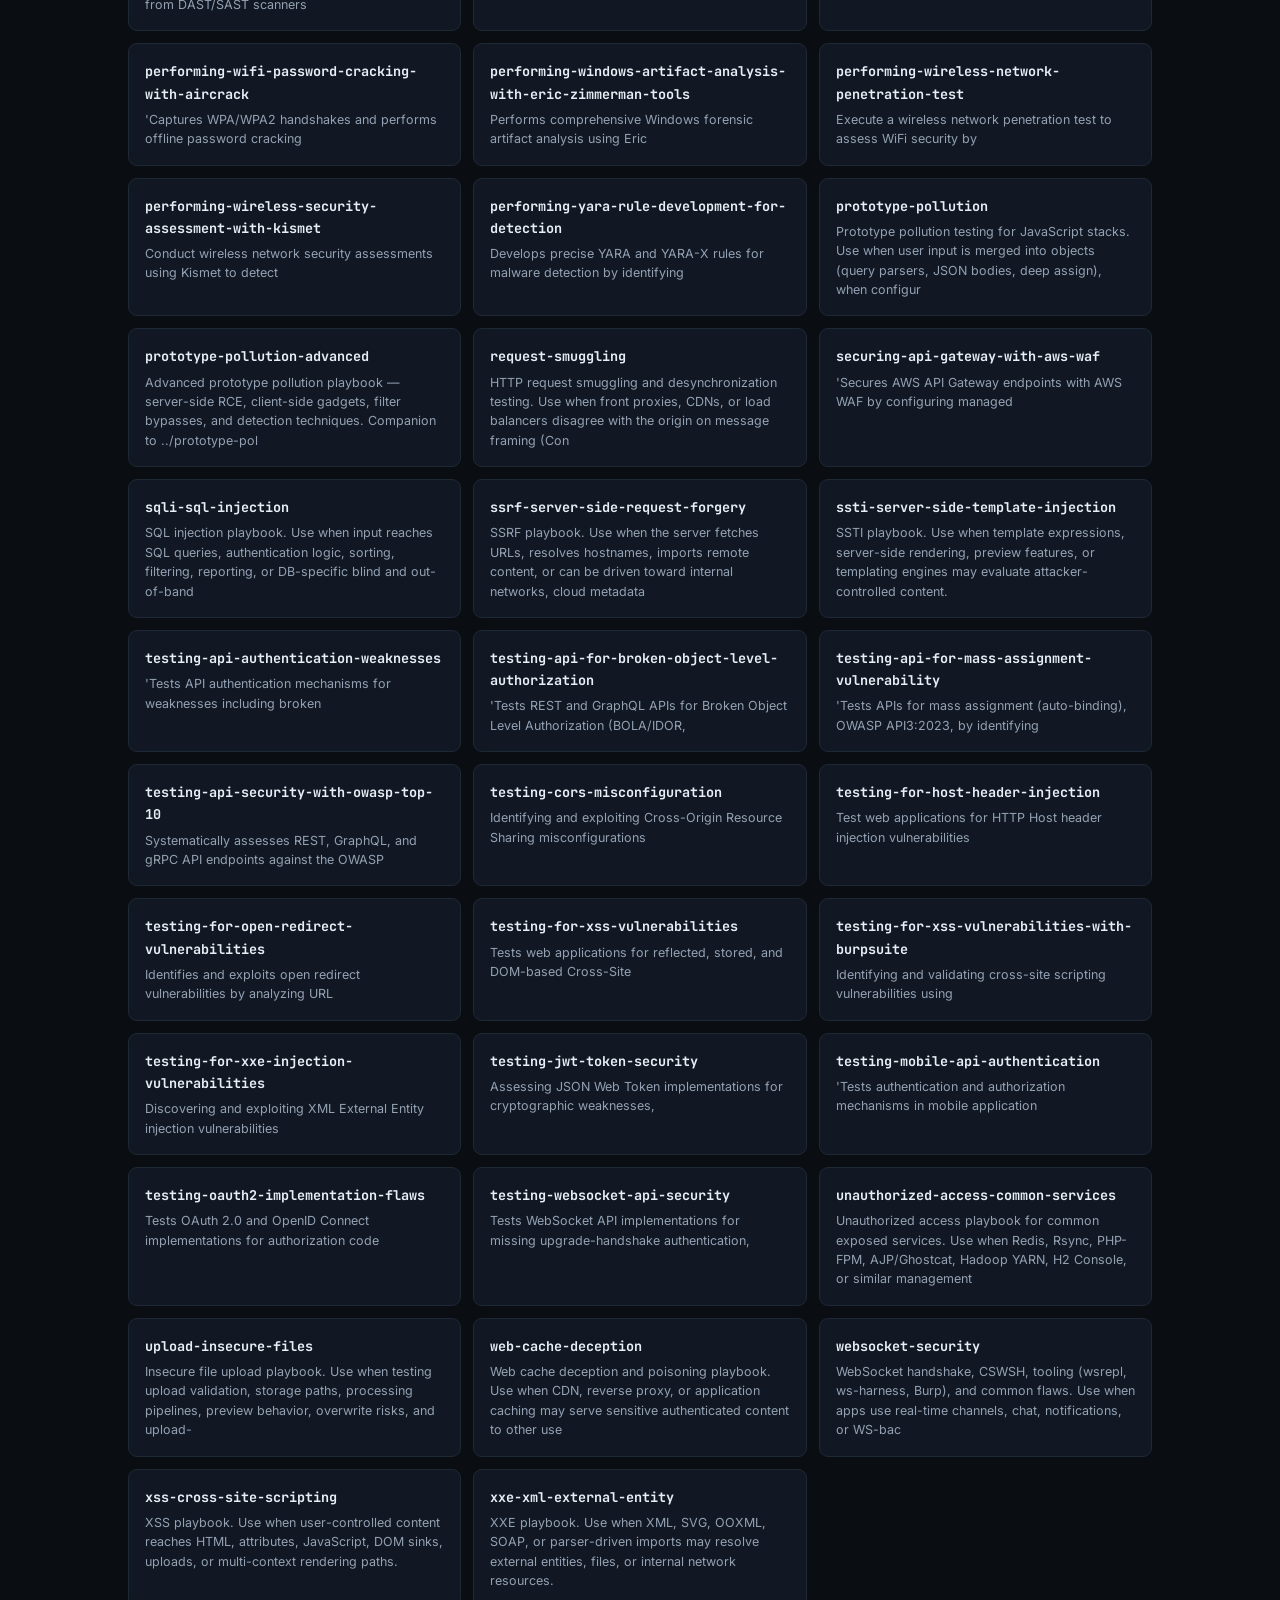
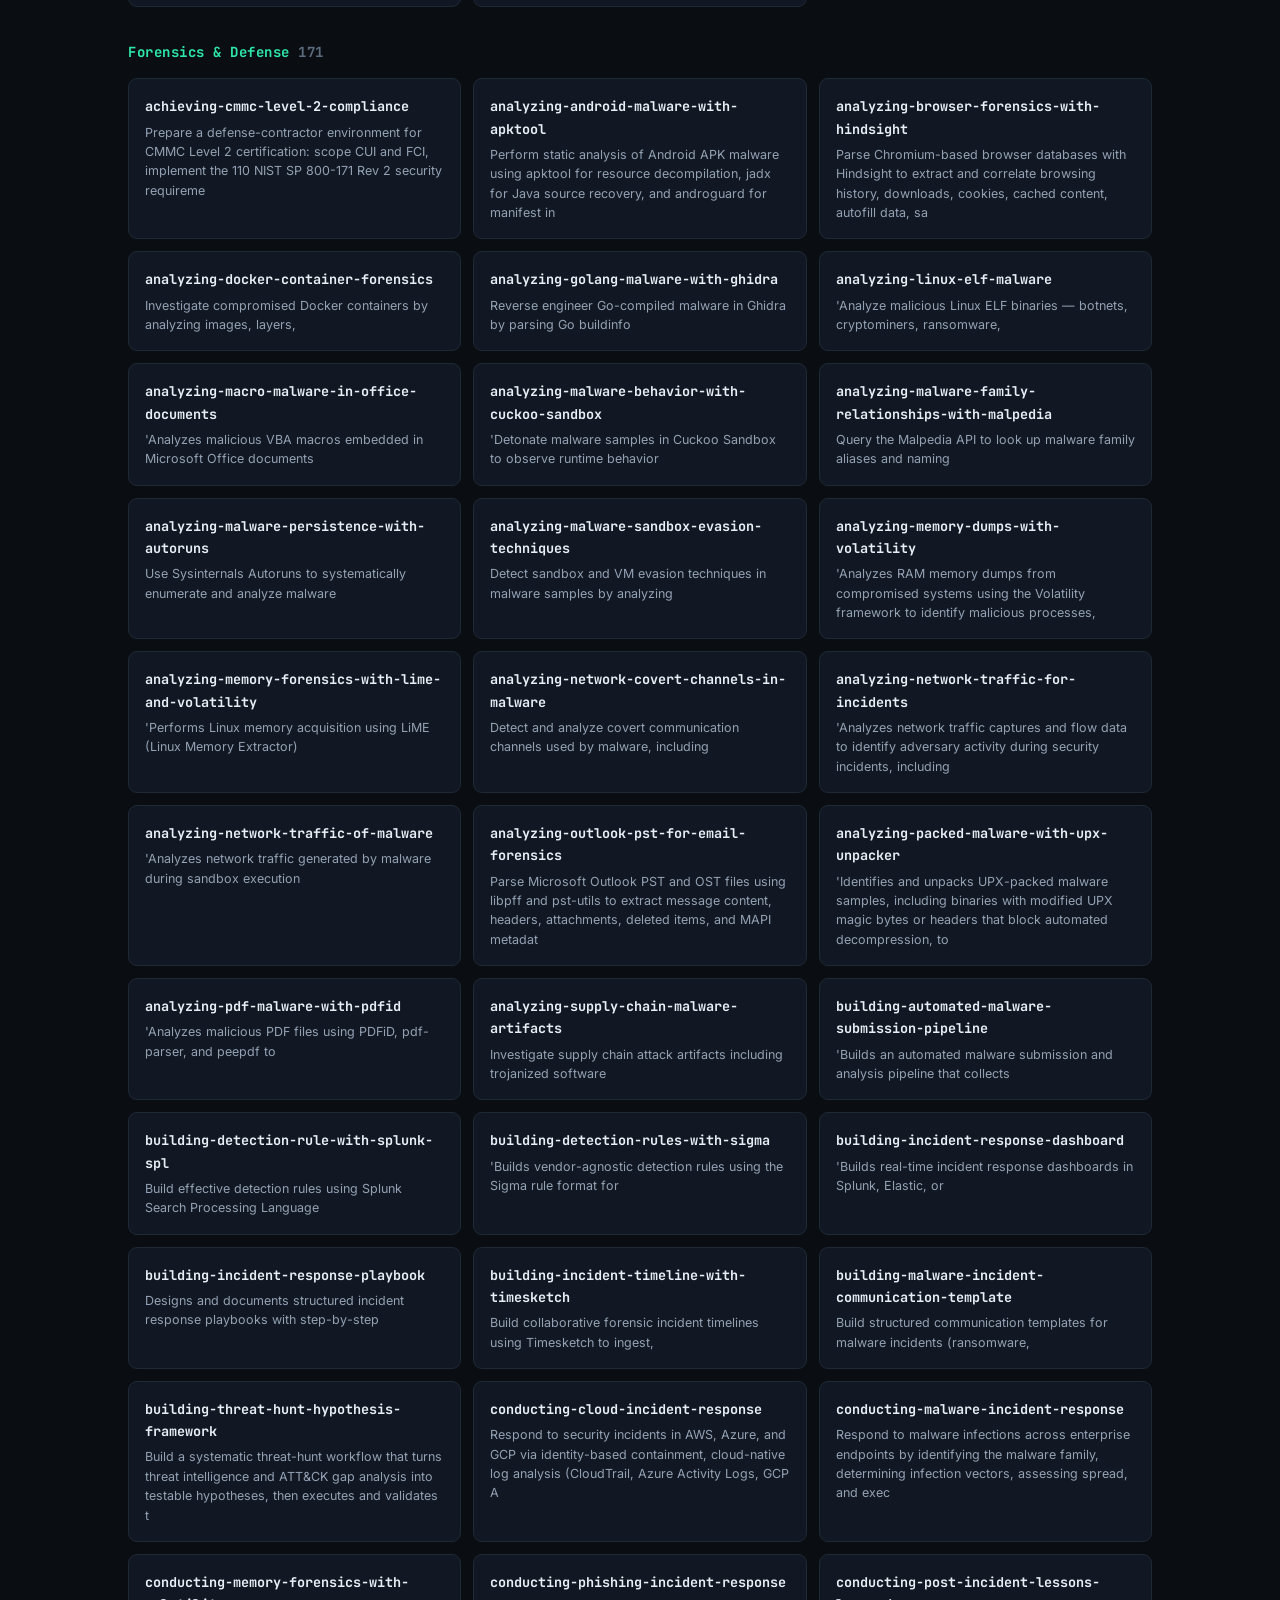
<file: skills.html>
<!DOCTYPE html>
<html lang="en">
<head>
<script>document.documentElement.classList.add("js")</script>
<meta charset="UTF-8">
<meta name="viewport" content="width=device-width, initial-scale=1.0">
<title>Skill Library — HYDRA</title>
<meta name="description" content="Browse all 111 security skill modules in HYDRA — web exploitation, binary, Active Directory, crypto, mobile, AI security and more.">
<link rel="preconnect" href="https://fonts.googleapis.com">
<link rel="preconnect" href="https://fonts.gstatic.com" crossorigin>
<link href="https://fonts.googleapis.com/css2?family=Inter:wght@400;500;600;700;800&family=JetBrains+Mono:wght@400;700&display=swap" rel="stylesheet">
<link rel="stylesheet" href="assets/style.css">
<link rel="icon" href="data:image/svg+xml,<svg xmlns='http://www.w3.org/2000/svg' viewBox='0 0 24 24' fill='none' stroke='%232ee6a8' stroke-width='2'><path d='M12 2c1 4-3 5-3 9a3 3 0 0 0 6 0c0-2-1-3-1-3s3 1 3 4a5 5 0 0 1-10 0c0-5 4-6 5-10z'/></svg>">
<style>
.searchbox{max-width:520px;width:100%;margin:26px auto 40px;display:flex;background:#070a0e;border:1px solid var(--border2);border-radius:10px;overflow:hidden}
.searchbox input{flex:1;background:none;border:none;color:var(--text);padding:14px 18px;font-size:15px;font-family:var(--sans);outline:none}
.searchbox input::placeholder{color:var(--faint)}
.cat-h{font-family:var(--mono);font-size:14px;color:var(--accent);margin:34px 0 14px;letter-spacing:.5px}
.cat-h i{font-style:normal;color:var(--faint)}
.sgrid{display:grid;grid-template-columns:repeat(auto-fill,minmax(250px,1fr));gap:12px}
.scard{background:var(--surface);border:1px solid var(--border);border-radius:9px;padding:16px;transition:border-color .15s}
.scard:hover{border-color:var(--accent-dim)}
.scard b{font-family:var(--mono);font-size:13.5px;color:var(--text);display:block;margin-bottom:5px}
.scard p{font-size:12.5px;color:var(--muted);line-height:1.55;margin:0}
.none{display:none;text-align:center;color:var(--faint);padding:60px 0;font-family:var(--mono)}
</style>
</head>
<body>

<nav class="nav">
  <div class="nav-in">
    <a class="logo" href="index.html">
      <svg class="logo-mark" viewBox="0 0 24 24" fill="none" stroke="currentColor" stroke-width="2"><path d="M12 2c1 4-3 5-3 9a3 3 0 0 0 6 0c0-2-1-3-1-3s3 1 3 4a5 5 0 0 1-10 0c0-5 4-6 5-10z"/></svg>
      HYDRA
    </a>
    <div class="nav-links">
      <a href="agents.html">Agents</a>
      <a href="skills.html">Skills</a>
      <a href="index.html#start">Get Started</a>
      <a href="index.html#faq">FAQ</a>
    </div>
    <a class="nav-gh keep" href="https://github.com/sricharan996/hydra" target="_blank" rel="noopener">★ Star</a>
  </div>
</nav>

<div class="page-head" style="text-align:center;padding:70px 24px 10px;border-bottom:none">
  <span class="sec-kicker">The knowledge base</span>
  <h2>111 skill modules</h2>
  <p class="sec-sub" style="max-width:620px;margin:12px auto 0">Every module is a markdown playbook the agents load on demand — attack patterns, payloads, methodology and defenses for each vulnerability class. This page is generated from the live index.</p>
</div>

<section style="border:none;padding-top:20px">
<div class="wrap">
  <div class="searchbox"><input id="q" type="search" placeholder="Search 989 skills…" autocomplete="off"></div>
<section style="border:none;padding-top:20px"><div class="wrap"><h3 class="cat-h" data-cat="web">Web Exploitation <i>287</i></h3><div class="sgrid"><div class="scard" data-name="abusing-dpapi-for-credential-access"><b>abusing-dpapi-for-credential-access</b><p>Extract and decrypt Windows DPAPI-protected secrets (Credential Manager, browser logins/cookies, Wi-Fi credentials, KeePass keys) online or offline us</p></div><div class="scard" data-name="analyzing-api-gateway-access-logs"><b>analyzing-api-gateway-access-logs</b><p>&#x27;Parses API Gateway access logs (AWS API Gateway, Kong, Nginx) to detect</p></div><div class="scard" data-name="analyzing-windows-amcache-artifacts"><b>analyzing-windows-amcache-artifacts</b><p>&#x27;Parses the Windows Amcache.hve registry hive with Eric Zimmerman&#x27;&#x27;s</p></div><div class="scard" data-name="api-auth-and-jwt-abuse"><b>api-auth-and-jwt-abuse</b><p>API authentication and JWT abuse playbook. Use when testing bearer tokens, API keys, claim trust, header spoofing, rate limits, and API auth boundary </p></div><div class="scard" data-name="api-authorization-and-bola"><b>api-authorization-and-bola</b><p>API authorization and BOLA testing playbook. Use when APIs expose object identifiers, nested resources, hidden writable fields, or weak function-level</p></div><div class="scard" data-name="api-recon-and-docs"><b>api-recon-and-docs</b><p>API reconnaissance and documentation review playbook. Use when discovering endpoints, schemas, versions, OpenAPI specs, hidden docs, and surface area </p></div><div class="scard" data-name="api-sec"><b>api-sec</b><p>Entry P1 category router for API security. Use when choosing between API recon, authorization, token abuse, and hidden-parameter workflows before any </p></div><div class="scard" data-name="attacking-oauth-with-device-code-phishing"><b>attacking-oauth-with-device-code-phishing</b><p>Run OAuth 2.0 device-code and illicit-consent phishing attacks against</p></div><div class="scard" data-name="auditing-terraform-infrastructure-for-security"><b>auditing-terraform-infrastructure-for-security</b><p>&#x27;Auditing Terraform infrastructure-as-code for security misconfigurations</p></div><div class="scard" data-name="auth-sec"><b>auth-sec</b><p>Entry P1 category router for authentication and authorization. Use when testing login flows, sessions, object authorization, JWT, OAuth, CORS, CSRF, a</p></div><div class="scard" data-name="authbypass-authentication-flaws"><b>authbypass-authentication-flaws</b><p>Authentication bypass testing playbook. Use when assessing login flows, password reset logic, account recovery, MFA bypass, token predictability, brut</p></div><div class="scard" data-name="building-c2-redirector-infrastructure"><b>building-c2-redirector-infrastructure</b><p>Build dumb-pipe and traffic-filtering C2 redirectors with nginx (proxy_pass) and Apache (mod_rewrite), deriving filter rules from a Malleable C2 profi</p></div><div class="scard" data-name="building-threat-intelligence-platform"><b>building-threat-intelligence-platform</b><p>Design and deploy a Threat Intelligence Platform (TIP) by integrating open-source CTI tools (MISP, OpenCTI, TheHive, Cortex) into a unified system wit</p></div><div class="scard" data-name="bypassing-authentication-with-forced-browsing"><b>bypassing-authentication-with-forced-browsing</b><p>Discovering and accessing unprotected pages, APIs, and administrative</p></div><div class="scard" data-name="clickjacking"><b>clickjacking</b><p>Clickjacking playbook. Use when testing whether target pages can be framed, whether X-Frame-Options or CSP frame-ancestors are properly configured, an</p></div><div class="scard" data-name="coercing-authentication-with-coercer-petitpotam"><b>coercing-authentication-with-coercer-petitpotam</b><p>Trigger machine account authentication with PetitPotam (MS-EFSR) and Coercer (MS-RPRN, MS-DFSNM, MS-FSRVP, MS-EVEN) via Coercer&#x27;s scan/coerce/fuzz mod</p></div><div class="scard" data-name="conducting-api-security-testing"><b>conducting-api-security-testing</b><p>&#x27;Conducts security testing of REST, GraphQL, and gRPC APIs to identify</p></div><div class="scard" data-name="configuring-certificate-authority-with-openssl"><b>configuring-certificate-authority-with-openssl</b><p>Build a two-tier PKI Certificate Authority hierarchy (offline Root CA</p></div><div class="scard" data-name="configuring-multi-factor-authentication-with-duo"><b>configuring-multi-factor-authentication-with-duo</b><p>Deploys Cisco Duo multi-factor authentication across enterprise applications,</p></div><div class="scard" data-name="configuring-oauth2-authorization-flow"><b>configuring-oauth2-authorization-flow</b><p>Configures secure OAuth 2.0 authorization flows, including Authorization</p></div><div class="scard" data-name="cors-cross-origin-misconfiguration"><b>cors-cross-origin-misconfiguration</b><p>CORS misconfiguration testing playbook. Use when analyzing cross-origin trust, credentialed browser reads, origin reflection, preflight policy bugs, a</p></div><div class="scard" data-name="crlf-injection"><b>crlf-injection</b><p>CRLF injection playbook. Use when user input reaches HTTP response headers, Location redirects, Set-Cookie values, or log files where carriage-return/</p></div><div class="scard" data-name="csp-bypass-advanced"><b>csp-bypass-advanced</b><p>Advanced Content Security Policy bypass techniques. Use when XSS or data exfiltration is blocked by CSP and you need to find policy weaknesses, truste</p></div><div class="scard" data-name="csrf-cross-site-request-forgery"><b>csrf-cross-site-request-forgery</b><p>CSRF testing playbook. Use when reviewing state-changing web flows, anti-CSRF defenses, SameSite behavior, JSON CSRF, login CSRF, and OAuth state hand</p></div><div class="scard" data-name="csv-formula-injection"><b>csv-formula-injection</b><p>CSV/spreadsheet formula injection (DDE, Excel/LibreOffice, Google Sheets IMPORT*). Use when exports, imports, or user fields feed spreadsheets or repo</p></div><div class="scard" data-name="dangling-markup-injection"><b>dangling-markup-injection</b><p>Dangling markup injection playbook. Use when HTML injection is possible but JavaScript execution is blocked (CSP, sanitizer strips event handlers, WAF</p></div><div class="scard" data-name="detecting-anomalous-authentication-patterns"><b>detecting-anomalous-authentication-patterns</b><p>&#x27;Detects anomalous authentication patterns using UEBA analytics, statistical</p></div><div class="scard" data-name="detecting-api-enumeration-attacks"><b>detecting-api-enumeration-attacks</b><p>Detect API enumeration attacks (BOLA/IDOR, OWASP API1:2023) by writing SIEM</p></div><div class="scard" data-name="detecting-broken-object-property-level-authorization"><b>detecting-broken-object-property-level-authorization</b><p>Detect and test for OWASP API3:2023 Broken Object Property Level Authorization</p></div><div class="scard" data-name="detecting-oauth-token-theft"><b>detecting-oauth-token-theft</b><p>Detect and respond to OAuth token theft and replay in Microsoft Entra ID (Azure AD), covering access token theft, refresh token replay, Primary Refres</p></div><div class="scard" data-name="detecting-shadow-api-endpoints"><b>detecting-shadow-api-endpoints</b><p>Discover and inventory shadow API endpoints that operate outside</p></div><div class="scard" data-name="detecting-suspicious-oauth-application-consent"><b>detecting-suspicious-oauth-application-consent</b><p>Detect risky OAuth application consent grants in Azure AD / Microsoft</p></div><div class="scard" data-name="evaluating-threat-intelligence-platforms"><b>evaluating-threat-intelligence-platforms</b><p>&#x27;Evaluates and selects Threat Intelligence Platform (TIP) products based</p></div><div class="scard" data-name="executing-nist-rmf-authorization-to-operate"><b>executing-nist-rmf-authorization-to-operate</b><p>Drive a federal system through the NIST Risk Management Framework (SP 800-37 Rev 2) to an Authorization to Operate (ATO): Prepare, Categorize (FIPS 19</p></div><div class="scard" data-name="exploiting-api-injection-vulnerabilities"><b>exploiting-api-injection-vulnerabilities</b><p>Tests API parameters, headers, and request bodies for injection flaws — SQL injection, NoSQL injection, OS command injection, LDAP injection, and SSRF</p></div><div class="scard" data-name="exploiting-broken-function-level-authorization"><b>exploiting-broken-function-level-authorization</b><p>Tests APIs for Broken Function Level Authorization (OWASP API5:2023) by identifying admin and privileged endpoints, then reaching them with regular-us</p></div><div class="scard" data-name="exploiting-http-request-smuggling"><b>exploiting-http-request-smuggling</b><p>Detects and exploits HTTP request smuggling caused by Content-Length/Transfer-Encoding parsing discrepancies between front-end and back-end servers, u</p></div><div class="scard" data-name="exploiting-idor-vulnerabilities"><b>exploiting-idor-vulnerabilities</b><p>Identifies and exploits Insecure Direct Object Reference (IDOR) vulnerabilities by manipulating object identifiers (numeric IDs, UUIDs, slugs) in API </p></div><div class="scard" data-name="exploiting-jwt-algorithm-confusion-attack"><b>exploiting-jwt-algorithm-confusion-attack</b><p>Exploits JWT algorithm confusion where the server&#x27;s verification library trusts the alg named in the token header, by switching RS256 to HS256 (signin</p></div><div class="scard" data-name="exploiting-nosql-injection-vulnerabilities"><b>exploiting-nosql-injection-vulnerabilities</b><p>Detects and exploits NoSQL injection vulnerabilities in MongoDB, CouchDB,</p></div><div class="scard" data-name="exploiting-oauth-misconfiguration"><b>exploiting-oauth-misconfiguration</b><p>Identifying and exploiting OAuth 2.0 and OpenID Connect misconfigurations</p></div><div class="scard" data-name="exploiting-prototype-pollution-in-javascript"><b>exploiting-prototype-pollution-in-javascript</b><p>Detects and exploits JavaScript prototype pollution vulnerabilities</p></div><div class="scard" data-name="exploiting-websocket-vulnerabilities"><b>exploiting-websocket-vulnerabilities</b><p>Testing WebSocket implementations for authentication bypass, cross-site</p></div><div class="scard" data-name="file-access-vuln"><b>file-access-vuln</b><p>Entry P1 category router for file access and upload workflows. Use when testing download endpoints, file paths, local file inclusion, upload flows, pr</p></div><div class="scard" data-name="format-string-exploitation"><b>format-string-exploitation</b><p>Format string exploitation playbook. Use when printf-family functions receive user-controlled format strings, enabling arbitrary stack reads (%p/%s), </p></div><div class="scard" data-name="graphql-and-hidden-parameters"><b>graphql-and-hidden-parameters</b><p>GraphQL and hidden parameter testing playbook. Use when exploring introspection, batching, undocumented fields, hidden parameters, schema abuse, and G</p></div><div class="scard" data-name="http-host-header-attacks"><b>http-host-header-attacks</b><p>HTTP Host header injection and routing abuse playbook. Use when the application trusts the Host header for generating URLs, routing requests, or acces</p></div><div class="scard" data-name="http-parameter-pollution"><b>http-parameter-pollution</b><p>HTTP Parameter Pollution (HPP): duplicate query/body keys parsed differently by servers, proxies, WAFs, and app frameworks. Use when filters and appli</p></div><div class="scard" data-name="http2-specific-attacks"><b>http2-specific-attacks</b><p>HTTP/2 protocol-specific attack playbook. Use when the target supports HTTP/2 and you need to exploit binary framing, HPACK compression, h2c upgrade s</p></div><div class="scard" data-name="idor-broken-object-authorization"><b>idor-broken-object-authorization</b><p>IDOR and broken object authorization testing playbook. Use when requests expose object identifiers, tenant boundaries, writable fields, or missing obj</p></div><div class="scard" data-name="implementing-api-abuse-detection-with-rate-limiting"><b>implementing-api-abuse-detection-with-rate-limiting</b><p>Implements API abuse detection using token bucket, sliding window, and</p></div><div class="scard" data-name="implementing-api-gateway-security-controls"><b>implementing-api-gateway-security-controls</b><p>&#x27;Configures API gateways such as Kong, AWS API Gateway, Azure APIM,</p></div><div class="scard" data-name="implementing-api-key-security-controls"><b>implementing-api-key-security-controls</b><p>&#x27;Implements secure API key generation with sufficient entropy, server-side</p></div><div class="scard" data-name="implementing-api-rate-limiting-and-throttling"><b>implementing-api-rate-limiting-and-throttling</b><p>&#x27;Implements API rate limiting and throttling with token bucket, sliding</p></div><div class="scard" data-name="implementing-api-schema-validation-security"><b>implementing-api-schema-validation-security</b><p>Implements API schema validation using OpenAPI Specification and JSON</p></div><div class="scard" data-name="implementing-api-security-posture-management"><b>implementing-api-security-posture-management</b><p>Implements API Security Posture Management (API-SPM) to continuously</p></div><div class="scard" data-name="implementing-api-security-testing-with-42crunch"><b>implementing-api-security-testing-with-42crunch</b><p>Implements API security testing on the 42Crunch platform, combining</p></div><div class="scard" data-name="implementing-api-threat-protection-with-apigee"><b>implementing-api-threat-protection-with-apigee</b><p>Implements API threat protection using Google Apigee reverse-proxy</p></div><div class="scard" data-name="implementing-dragos-platform-for-ot-monitoring"><b>implementing-dragos-platform-for-ot-monitoring</b><p>Deploys and configures Dragos Platform sensors and detection analytics for OT/ICS network monitoring, using industrial protocol parsers and threat-int</p></div><div class="scard" data-name="implementing-gcp-binary-authorization"><b>implementing-gcp-binary-authorization</b><p>Implements GCP Binary Authorization end to end, including creating KMS-backed attestors, Container Analysis notes, deploy-time policies, and signing i</p></div><div class="scard" data-name="implementing-hardware-security-key-authentication"><b>implementing-hardware-security-key-authentication</b><p>&#x27;Builds a FIDO2/WebAuthn relying party server with the python-fido2</p></div><div class="scard" data-name="implementing-iso-27001-information-security-management"><b>implementing-iso-27001-information-security-management</b><p>Guides implementation of an ISO/IEC 27001:2022 Information Security Management System (ISMS) end to end: gap analysis and scoping, risk assessment met</p></div><div class="scard" data-name="implementing-jwt-signing-and-verification"><b>implementing-jwt-signing-and-verification</b><p>Implements secure JWT (RFC 7519) signing and verification using HMAC-SHA256, RSA-PSS, ES256, and EdDSA, including token expiration, claims validation,</p></div><div class="scard" data-name="implementing-passwordless-auth-with-microsoft-entra"><b>implementing-passwordless-auth-with-microsoft-entra</b><p>&#x27;Implements passwordless authentication using Microsoft Entra ID with</p></div><div class="scard" data-name="implementing-passwordless-authentication-with-fido2"><b>implementing-passwordless-authentication-with-fido2</b><p>Deploy FIDO2/WebAuthn passwordless authentication using security keys</p></div><div class="scard" data-name="implementing-privileged-session-monitoring"><b>implementing-privileged-session-monitoring</b><p>&#x27;Implements privileged session monitoring and recording using PAM</p></div><div class="scard" data-name="implementing-security-information-sharing-with-stix2"><b>implementing-security-information-sharing-with-stix2</b><p>&#x27;Create, validate, and share STIX 2.1 threat intelligence objects (indicators,</p></div><div class="scard" data-name="implementing-zero-knowledge-proof-for-authentication"><b>implementing-zero-knowledge-proof-for-authentication</b><p>Implements the Schnorr identification protocol and a simplified Zero-Knowledge Password Proof (ZKPP) over the discrete logarithm problem, letting a pr</p></div><div class="scard" data-name="jwt-oauth-token-attacks"><b>jwt-oauth-token-attacks</b><p>JWT and OAuth token attack playbook. Use when validating token trust, signing algorithms, key handling, claim abuse, bearer flows, and OAuth account-b</p></div><div class="scard" data-name="nosql-injection"><b>nosql-injection</b><p>NoSQL injection playbook. Use when MongoDB-style operators, JSON query objects, flexible search filters, or backend query DSLs may allow data or logic</p></div><div class="scard" data-name="oauth-oidc-misconfiguration"><b>oauth-oidc-misconfiguration</b><p>OAuth and OIDC misconfiguration testing playbook. Use when reviewing redirect URI handling, state and nonce validation, PKCE, token audience, callback</p></div><div class="scard" data-name="offensive-deauth-disassoc"><b>offensive-deauth-disassoc</b><p>&quot;Deauthentication and disassociation attacks against 802.11 networks — targeted single-client deauth for handshake capture, broadcast deauth for DoS (</p></div><div class="scard" data-name="offensive-file-upload"><b>offensive-file-upload</b><p></p></div><div class="scard" data-name="offensive-graphql"><b>offensive-graphql</b><p></p></div><div class="scard" data-name="offensive-idor"><b>offensive-idor</b><p></p></div><div class="scard" data-name="offensive-jwt"><b>offensive-jwt</b><p>&quot;JWT attack methodology for penetration testers. Covers algorithm confusion (alg:none, RS256→HS256), weak HMAC secret brute force, kid parameter injec</p></div><div class="scard" data-name="offensive-oauth"><b>offensive-oauth</b><p></p></div><div class="scard" data-name="offensive-open-redirect"><b>offensive-open-redirect</b><p></p></div><div class="scard" data-name="offensive-parameter-pollution"><b>offensive-parameter-pollution</b><p></p></div><div class="scard" data-name="offensive-request-smuggling"><b>offensive-request-smuggling</b><p></p></div><div class="scard" data-name="offensive-sqli"><b>offensive-sqli</b><p>&quot;SQL injection testing skill for offensive security assessments and bug bounty hunting. Covers error-based, UNION-based, boolean/time-based blind, out</p></div><div class="scard" data-name="offensive-ssrf"><b>offensive-ssrf</b><p></p></div><div class="scard" data-name="offensive-ssti"><b>offensive-ssti</b><p></p></div><div class="scard" data-name="offensive-xss"><b>offensive-xss</b><p></p></div><div class="scard" data-name="offensive-xxe"><b>offensive-xxe</b><p></p></div><div class="scard" data-name="open-redirect"><b>open-redirect</b><p>Open redirect playbook. Use when URL parameters, form actions, or JavaScript sinks control navigation targets and may redirect users to attacker-contr</p></div><div class="scard" data-name="orm-filter-injection"><b>orm-filter-injection</b><p>ORM leak / relational filter injection playbook. Use when apps spread client input into ORM query filters or expose generic filtering/search DSLs — hi</p></div><div class="scard" data-name="path-traversal-lfi"><b>path-traversal-lfi</b><p>Path traversal and LFI playbook. Use when file paths, download endpoints, include operations, archive extraction, or wrapper behavior may expose files</p></div><div class="scard" data-name="performing-access-recertification-with-saviynt"><b>performing-access-recertification-with-saviynt</b><p>Configure and execute access recertification campaigns in Saviynt Enterprise</p></div><div class="scard" data-name="performing-access-review-and-certification"><b>performing-access-review-and-certification</b><p>Designs and runs access review and certification campaigns-scoping,</p></div><div class="scard" data-name="performing-active-directory-bloodhound-analysis"><b>performing-active-directory-bloodhound-analysis</b><p>Use BloodHound and SharpHound (or AzureHound) to enumerate Active Directory</p></div><div class="scard" data-name="performing-active-directory-compromise-investigation"><b>performing-active-directory-compromise-investigation</b><p>Investigate Active Directory compromise by analyzing authentication logs,</p></div><div class="scard" data-name="performing-active-directory-forest-trust-attack"><b>performing-active-directory-forest-trust-attack</b><p>Enumerate and audit Active Directory forest trust relationships using</p></div><div class="scard" data-name="performing-active-directory-penetration-test"><b>performing-active-directory-penetration-test</b><p>Conduct a focused Active Directory penetration test using BloodHound,</p></div><div class="scard" data-name="performing-active-directory-vulnerability-assessment"><b>performing-active-directory-vulnerability-assessment</b><p>Assess Active Directory security posture using PingCastle, BloodHound,</p></div><div class="scard" data-name="performing-adversary-in-the-middle-phishing-detection"><b>performing-adversary-in-the-middle-phishing-detection</b><p>Detect and respond to Adversary-in-the-Middle (AiTM) phishing attacks</p></div><div class="scard" data-name="performing-agentless-vulnerability-scanning"><b>performing-agentless-vulnerability-scanning</b><p>Configure and execute agentless vulnerability scanning using network</p></div><div class="scard" data-name="performing-ai-driven-osint-correlation"><b>performing-ai-driven-osint-correlation</b><p>Use AI/LLM-based reasoning with Sherlock, theHarvester, and SpiderFoot</p></div><div class="scard" data-name="performing-alert-triage-with-elastic-siem"><b>performing-alert-triage-with-elastic-siem</b><p>Perform systematic alert triage in Elastic Security SIEM—classifying,</p></div><div class="scard" data-name="performing-android-app-static-analysis-with-mobsf"><b>performing-android-app-static-analysis-with-mobsf</b><p>&#x27;Performs automated static analysis of Android applications using Mobile</p></div><div class="scard" data-name="performing-api-fuzzing-with-restler"><b>performing-api-fuzzing-with-restler</b><p>&#x27;Uses Microsoft RESTler to perform stateful REST API fuzzing: compiles</p></div><div class="scard" data-name="performing-api-inventory-and-discovery"><b>performing-api-inventory-and-discovery</b><p>&#x27;Performs API inventory and discovery to identify all API endpoints in</p></div><div class="scard" data-name="performing-api-rate-limiting-bypass"><b>performing-api-rate-limiting-bypass</b><p>&#x27;Tests API rate limiting for bypass vulnerabilities using Python (requests/aiohttp)</p></div><div class="scard" data-name="performing-api-security-testing-with-postman"><b>performing-api-security-testing-with-postman</b><p>&#x27;Uses Postman to build structured API security test collections covering</p></div><div class="scard" data-name="performing-arp-spoofing-attack-simulation"><b>performing-arp-spoofing-attack-simulation</b><p>&#x27;Simulates ARP spoofing/cache-poisoning attacks in authorized lab or</p></div><div class="scard" data-name="performing-asset-criticality-scoring-for-vulns"><b>performing-asset-criticality-scoring-for-vulns</b><p>Build a multi-factor asset criticality scoring model—incorporating data</p></div><div class="scard" data-name="performing-authenticated-scan-with-openvas"><b>performing-authenticated-scan-with-openvas</b><p>Configure and execute authenticated (credentialed) vulnerability scans using OpenVAS/Greenbone</p></div><div class="scard" data-name="performing-authenticated-vulnerability-scan"><b>performing-authenticated-vulnerability-scan</b><p>Plan and run authenticated (credentialed) vulnerability scans with scanners such as</p></div><div class="scard" data-name="performing-automated-malware-analysis-with-cape"><b>performing-automated-malware-analysis-with-cape</b><p>Deploy and operate the CAPEv2 malware sandbox (a Cuckoo derivative) to run samples in a</p></div><div class="scard" data-name="performing-aws-account-enumeration-with-scout-suite"><b>performing-aws-account-enumeration-with-scout-suite</b><p>Run the agentless, open-source ScoutSuite tool (via pip install and the `scout` CLI)</p></div><div class="scard" data-name="performing-aws-privilege-escalation-assessment"><b>performing-aws-privilege-escalation-assessment</b><p>&#x27;Performing authorized privilege escalation assessments in AWS environments</p></div><div class="scard" data-name="performing-bandwidth-throttling-attack-simulation"><b>performing-bandwidth-throttling-attack-simulation</b><p>&#x27;Simulate bandwidth throttling and network degradation attacks using tc,</p></div><div class="scard" data-name="performing-binary-exploitation-analysis"><b>performing-binary-exploitation-analysis</b><p>&#x27;Analyze ELF binaries for memory-corruption vulnerabilities and build proof-of-concept</p></div><div class="scard" data-name="performing-blind-ssrf-exploitation"><b>performing-blind-ssrf-exploitation</b><p>Detect and exploit blind Server-Side Request Forgery (SSRF) using out-of-band</p></div><div class="scard" data-name="performing-bluetooth-security-assessment"><b>performing-bluetooth-security-assessment</b><p>Assess Bluetooth Low Energy (BLE) device security using Python&#x27;s bleak asyncio</p></div><div class="scard" data-name="performing-brand-monitoring-for-impersonation"><b>performing-brand-monitoring-for-impersonation</b><p>Monitor for brand impersonation attacks across domains, social media,</p></div><div class="scard" data-name="performing-clickjacking-attack-test"><b>performing-clickjacking-attack-test</b><p>Testing web applications for clickjacking vulnerabilities by assessing</p></div><div class="scard" data-name="performing-cloud-asset-inventory-with-cartography"><b>performing-cloud-asset-inventory-with-cartography</b><p>Run Cartography to sync AWS, GCP, or Azure resources into a Neo4j graph database,</p></div><div class="scard" data-name="performing-cloud-forensics-investigation"><b>performing-cloud-forensics-investigation</b><p>Collect and analyze cloud forensic evidence using AWS CLI, Azure CLI, or gcloud</p></div><div class="scard" data-name="performing-cloud-forensics-with-aws-cloudtrail"><b>performing-cloud-forensics-with-aws-cloudtrail</b><p>Investigate AWS account compromise by querying CloudTrail with boto3&#x27;s LookupEvents</p></div><div class="scard" data-name="performing-cloud-incident-containment-procedures"><b>performing-cloud-incident-containment-procedures</b><p>Execute cloud-native incident containment across AWS, Azure, and GCP using platform</p></div><div class="scard" data-name="performing-cloud-log-forensics-with-athena"><b>performing-cloud-log-forensics-with-athena</b><p>&#x27;Uses AWS Athena to query CloudTrail, VPC Flow Logs, S3 access logs,</p></div><div class="scard" data-name="performing-cloud-native-forensics-with-falco"><b>performing-cloud-native-forensics-with-falco</b><p>&#x27;Uses Falco YAML rules for runtime threat detection in containers and</p></div><div class="scard" data-name="performing-cloud-native-threat-hunting-with-aws-detective"><b>performing-cloud-native-threat-hunting-with-aws-detective</b><p>Investigate AWS security incidents using Amazon Detective&#x27;s behavior graphs,</p></div><div class="scard" data-name="performing-cloud-penetration-testing-with-pacu"><b>performing-cloud-penetration-testing-with-pacu</b><p>&#x27;Run authorized AWS penetration tests with Pacu, the open-source AWS exploitation</p></div><div class="scard" data-name="performing-cloud-storage-forensic-acquisition"><b>performing-cloud-storage-forensic-acquisition</b><p>Perform forensic acquisition of cloud storage services including Google</p></div><div class="scard" data-name="performing-container-escape-detection"><b>performing-container-escape-detection</b><p>&#x27;Detects container escape attempts by analyzing namespace configurations,</p></div><div class="scard" data-name="performing-container-image-hardening"><b>performing-container-image-hardening</b><p>&#x27;Harden container images by minimizing attack surface, stripping unnecessary</p></div><div class="scard" data-name="performing-container-security-scanning-with-trivy"><b>performing-container-security-scanning-with-trivy</b><p>Scan container images, filesystems, Git repositories, and Kubernetes manifests</p></div><div class="scard" data-name="performing-content-security-policy-bypass"><b>performing-content-security-policy-bypass</b><p>Analyze Content-Security-Policy headers and bypass them to achieve cross-site</p></div><div class="scard" data-name="performing-credential-access-with-lazagne"><b>performing-credential-access-with-lazagne</b><p>Extract stored credentials from compromised endpoints using the LaZagne</p></div><div class="scard" data-name="performing-cryptographic-audit-of-application"><b>performing-cryptographic-audit-of-application</b><p>A cryptographic audit systematically reviews an application&#x27;s use of</p></div><div class="scard" data-name="performing-csrf-attack-simulation"><b>performing-csrf-attack-simulation</b><p>Testing web applications for Cross-Site Request Forgery vulnerabilities</p></div><div class="scard" data-name="performing-cve-prioritization-with-kev-catalog"><b>performing-cve-prioritization-with-kev-catalog</b><p>Fetch and parse the CISA Known Exploited Vulnerabilities (KEV) catalog,</p></div><div class="scard" data-name="performing-dark-web-monitoring-for-threats"><b>performing-dark-web-monitoring-for-threats</b><p>Dark web monitoring involves systematically scanning Tor hidden services,</p></div><div class="scard" data-name="performing-deception-technology-deployment"><b>performing-deception-technology-deployment</b><p>&#x27;Deploys deception technology including honeypots, honeytokens, and decoy</p></div><div class="scard" data-name="performing-directory-traversal-testing"><b>performing-directory-traversal-testing</b><p>Test web applications for path traversal and Local/Remote File Inclusion</p></div><div class="scard" data-name="performing-disk-forensics-investigation"><b>performing-disk-forensics-investigation</b><p>&#x27;Conduct disk forensics investigations using forensic imaging, file system</p></div><div class="scard" data-name="performing-dmarc-policy-enforcement-rollout"><b>performing-dmarc-policy-enforcement-rollout</b><p>Execute a phased DMARC rollout by inventorying sending sources, configuring</p></div><div class="scard" data-name="performing-dns-enumeration-and-zone-transfer"><b>performing-dns-enumeration-and-zone-transfer</b><p>&#x27;Enumerates DNS records, attempts zone transfers, brute-forces subdomains,</p></div><div class="scard" data-name="performing-dns-tunneling-detection"><b>performing-dns-tunneling-detection</b><p>&#x27;Detects DNS tunneling by computing Shannon entropy of DNS query names,</p></div><div class="scard" data-name="performing-docker-bench-security-assessment"><b>performing-docker-bench-security-assessment</b><p>Run Docker Bench for Security, the open-source CIS Docker Benchmark audit</p></div><div class="scard" data-name="performing-dynamic-analysis-of-android-app"><b>performing-dynamic-analysis-of-android-app</b><p>&#x27;Performs runtime dynamic analysis of Android applications using Frida,</p></div><div class="scard" data-name="performing-dynamic-analysis-with-any-run"><b>performing-dynamic-analysis-with-any-run</b><p>&#x27;Perform interactive dynamic malware analysis using the ANY.RUN cloud sandbox</p></div><div class="scard" data-name="performing-endpoint-forensics-investigation"><b>performing-endpoint-forensics-investigation</b><p>&#x27;Performs digital forensics investigation on compromised endpoints including</p></div><div class="scard" data-name="performing-endpoint-vulnerability-remediation"><b>performing-endpoint-vulnerability-remediation</b><p>&#x27;Performs vulnerability remediation on endpoints by prioritizing CVEs</p></div><div class="scard" data-name="performing-entitlement-review-with-sailpoint-iiq"><b>performing-entitlement-review-with-sailpoint-iiq</b><p>&#x27;Runs entitlement review and access certification campaigns in SailPoint</p></div><div class="scard" data-name="performing-external-network-penetration-test"><b>performing-external-network-penetration-test</b><p>Conduct a comprehensive external network penetration test to identify</p></div><div class="scard" data-name="performing-false-positive-reduction-in-siem"><b>performing-false-positive-reduction-in-siem</b><p>Reduces SIEM false positives through systematic rule tuning, threshold</p></div><div class="scard" data-name="performing-file-carving-with-foremost"><b>performing-file-carving-with-foremost</b><p>Recovers files from disk images and unallocated space using Foremost&#x27;s</p></div><div class="scard" data-name="performing-firmware-extraction-with-binwalk"><b>performing-firmware-extraction-with-binwalk</b><p>&#x27;Performs firmware image extraction and analysis using binwalk to identify</p></div><div class="scard" data-name="performing-firmware-malware-analysis"><b>performing-firmware-malware-analysis</b><p>&#x27;Analyzes firmware images for embedded malware, backdoors, and unauthorized</p></div><div class="scard" data-name="performing-fuzzing-with-aflplusplus"><b>performing-fuzzing-with-aflplusplus</b><p>&#x27;Performs coverage-guided fuzzing of compiled binaries with AFL++, instrumenting</p></div><div class="scard" data-name="performing-gcp-penetration-testing-with-gcpbucketbrute"><b>performing-gcp-penetration-testing-with-gcpbucketbrute</b><p>Performs authorized GCP security testing using GCPBucketBrute to enumerate</p></div><div class="scard" data-name="performing-gcp-security-assessment-with-forseti"><b>performing-gcp-security-assessment-with-forseti</b><p>&#x27;Performing comprehensive security assessments of Google Cloud Platform</p></div><div class="scard" data-name="performing-graphql-depth-limit-attack"><b>performing-graphql-depth-limit-attack</b><p>Execute and test GraphQL depth limit attacks using deeply nested recursive</p></div><div class="scard" data-name="performing-graphql-introspection-attack"><b>performing-graphql-introspection-attack</b><p>&#x27;Performs GraphQL introspection attacks that extract the full API schema</p></div><div class="scard" data-name="performing-graphql-security-assessment"><b>performing-graphql-security-assessment</b><p>Assessing GraphQL API endpoints for introspection leaks, injection attacks,</p></div><div class="scard" data-name="performing-hardware-security-module-integration"><b>performing-hardware-security-module-integration</b><p>Integrates Hardware Security Modules (HSMs) via the PKCS#11 interface</p></div><div class="scard" data-name="performing-hash-cracking-with-hashcat"><b>performing-hash-cracking-with-hashcat</b><p>Cracks password hashes with Hashcat, covering hash-type identification,</p></div><div class="scard" data-name="performing-http-parameter-pollution-attack"><b>performing-http-parameter-pollution-attack</b><p>Executes HTTP Parameter Pollution attacks that inject duplicate request</p></div><div class="scard" data-name="performing-ics-asset-discovery-with-claroty"><b>performing-ics-asset-discovery-with-claroty</b><p>&#x27;Performs ICS/OT asset discovery with Claroty xDome, combining passive</p></div><div class="scard" data-name="performing-indicator-lifecycle-management"><b>performing-indicator-lifecycle-management</b><p>Tracks IOCs through discovery, enrichment/validation (VirusTotal, Shodan,</p></div><div class="scard" data-name="performing-initial-access-with-evilginx3"><b>performing-initial-access-with-evilginx3</b><p>Perform authorized initial access using EvilGinx3 adversary-in-the-middle</p></div><div class="scard" data-name="performing-insider-threat-investigation"><b>performing-insider-threat-investigation</b><p>&#x27;Investigates insider threat incidents involving employees, contractors,</p></div><div class="scard" data-name="performing-ioc-enrichment-automation"><b>performing-ioc-enrichment-automation</b><p>&#x27;Automates Indicator of Compromise (IOC) enrichment by orchestrating</p></div><div class="scard" data-name="performing-ios-app-security-assessment"><b>performing-ios-app-security-assessment</b><p>&#x27;Performs comprehensive iOS application security assessments using Frida</p></div><div class="scard" data-name="performing-iot-security-assessment"><b>performing-iot-security-assessment</b><p>&#x27;Performs comprehensive security assessments of IoT devices and their</p></div><div class="scard" data-name="performing-ip-reputation-analysis-with-shodan"><b>performing-ip-reputation-analysis-with-shodan</b><p>Analyze IP address reputation using the Shodan API to identify open ports,</p></div><div class="scard" data-name="performing-jwt-none-algorithm-attack"><b>performing-jwt-none-algorithm-attack</b><p>Execute and test the JWT none algorithm attack, crafting tokens with</p></div><div class="scard" data-name="performing-kerberoasting-attack"><b>performing-kerberoasting-attack</b><p>Perform Kerberoasting, a post-exploitation technique that enumerates</p></div><div class="scard" data-name="performing-kubernetes-cis-benchmark-with-kube-bench"><b>performing-kubernetes-cis-benchmark-with-kube-bench</b><p>Audit Kubernetes cluster security posture against the CIS Kubernetes</p></div><div class="scard" data-name="performing-kubernetes-etcd-security-assessment"><b>performing-kubernetes-etcd-security-assessment</b><p>Assess the security posture of Kubernetes etcd clusters by evaluating</p></div><div class="scard" data-name="performing-kubernetes-penetration-testing"><b>performing-kubernetes-penetration-testing</b><p>Systematically evaluate Kubernetes cluster security by simulating attacker</p></div><div class="scard" data-name="performing-lateral-movement-detection"><b>performing-lateral-movement-detection</b><p>&#x27;Detects lateral movement techniques including Pass-the-Hash, PsExec,</p></div><div class="scard" data-name="performing-lateral-movement-with-wmiexec"><b>performing-lateral-movement-with-wmiexec</b><p>Perform lateral movement across Windows networks using WMI-based remote</p></div><div class="scard" data-name="performing-linux-log-forensics-investigation"><b>performing-linux-log-forensics-investigation</b><p>Perform forensic investigation of Linux system logs including syslog,</p></div><div class="scard" data-name="performing-log-analysis-for-forensic-investigation"><b>performing-log-analysis-for-forensic-investigation</b><p>Collect, parse, and correlate system, application, and security logs</p></div><div class="scard" data-name="performing-log-source-onboarding-in-siem"><b>performing-log-source-onboarding-in-siem</b><p>Perform structured log source onboarding into SIEM platforms (Splunk,</p></div><div class="scard" data-name="performing-malware-hash-enrichment-with-virustotal"><b>performing-malware-hash-enrichment-with-virustotal</b><p>Enrich malware file hashes (MD5, SHA-1, SHA-256) using the VirusTotal</p></div><div class="scard" data-name="performing-malware-ioc-extraction"><b>performing-malware-ioc-extraction</b><p>Malware IOC extraction is the process of analyzing malicious software</p></div><div class="scard" data-name="performing-malware-persistence-investigation"><b>performing-malware-persistence-investigation</b><p>Systematically investigate all persistence mechanisms on Windows and</p></div><div class="scard" data-name="performing-malware-triage-with-yara"><b>performing-malware-triage-with-yara</b><p>&#x27;Performs rapid malware triage and classification using YARA rules that</p></div><div class="scard" data-name="performing-memory-forensics-with-volatility3"><b>performing-memory-forensics-with-volatility3</b><p>Analyze volatile memory (RAM) dumps using the Volatility 3 framework</p></div><div class="scard" data-name="performing-memory-forensics-with-volatility3-plugins"><b>performing-memory-forensics-with-volatility3-plugins</b><p>Analyze memory dumps using Volatility3 plugins to detect injected code,</p></div><div class="scard" data-name="performing-mobile-app-certificate-pinning-bypass"><b>performing-mobile-app-certificate-pinning-bypass</b><p>&#x27;Bypasses SSL/TLS certificate pinning implementations in Android and</p></div><div class="scard" data-name="performing-mobile-device-forensics-with-cellebrite"><b>performing-mobile-device-forensics-with-cellebrite</b><p>Acquire and analyze mobile device data using Cellebrite UFED Touch/4PC, UFED Physical Analyzer, and open-source alternatives (ALEAPP, iLEAPP, MEAT, li</p></div><div class="scard" data-name="performing-network-forensics-with-wireshark"><b>performing-network-forensics-with-wireshark</b><p>Capture and analyze network traffic using Wireshark and tshark to reconstruct network events from PCAP/PCAPNG files, extract transferred files and cre</p></div><div class="scard" data-name="performing-network-packet-capture-analysis"><b>performing-network-packet-capture-analysis</b><p>Perform forensic analysis of network packet captures (PCAP/PCAPNG) using Wireshark, tshark, and tcpdump to reconstruct network communications, extract</p></div><div class="scard" data-name="performing-network-traffic-analysis-with-tshark"><b>performing-network-traffic-analysis-with-tshark</b><p>Automate network traffic analysis using tshark (Wireshark CLI) and pyshark to compute protocol distribution statistics, detect suspicious flows such a</p></div><div class="scard" data-name="performing-network-traffic-analysis-with-zeek"><b>performing-network-traffic-analysis-with-zeek</b><p>Deploy Zeek (formerly Bro) as a passive network security monitor to generate structured logs of protocol metadata (HTTP, DNS, TLS, SSH, SMTP, FTP, and</p></div><div class="scard" data-name="performing-nist-csf-maturity-assessment"><b>performing-nist-csf-maturity-assessment</b><p>Conduct a NIST Cybersecurity Framework (CSF) 2.0 maturity assessment across the six core Functions (Govern, Identify, Protect, Detect, Respond, Recove</p></div><div class="scard" data-name="performing-oauth-scope-minimization-review"><b>performing-oauth-scope-minimization-review</b><p>&#x27;Performs OAuth 2.0 scope minimization review to identify over-permissioned</p></div><div class="scard" data-name="performing-oil-gas-cybersecurity-assessment"><b>performing-oil-gas-cybersecurity-assessment</b><p>Conduct cybersecurity assessments of upstream, midstream, and downstream oil and gas operations, covering pipeline SCADA, refinery DCS, safety instrum</p></div><div class="scard" data-name="performing-open-source-intelligence-gathering"><b>performing-open-source-intelligence-gathering</b><p>Open Source Intelligence (OSINT) gathering is the first active phase</p></div><div class="scard" data-name="performing-osint-with-spiderfoot"><b>performing-osint-with-spiderfoot</b><p>Automate OSINT collection with the SpiderFoot REST API and CLI (sf.py/spiderfoot-cli) across 200+ modules, selecting scan modes (footprint, investigat</p></div><div class="scard" data-name="performing-ot-network-security-assessment"><b>performing-ot-network-security-assessment</b><p>&#x27;This skill covers conducting comprehensive security assessments of Operational</p></div><div class="scard" data-name="performing-ot-vulnerability-assessment-with-claroty"><b>performing-ot-vulnerability-assessment-with-claroty</b><p>Perform OT vulnerability assessments using the Claroty xDome platform for asset discovery, risk scoring, and vulnerability correlation, combining pass</p></div><div class="scard" data-name="performing-ot-vulnerability-scanning-safely"><b>performing-ot-vulnerability-scanning-safely</b><p>&#x27;Perform vulnerability scanning in OT/ICS environments safely using passive</p></div><div class="scard" data-name="performing-packet-injection-attack"><b>performing-packet-injection-attack</b><p>&#x27;Crafts and injects custom network packets using Scapy, hping3, and Nemesis</p></div><div class="scard" data-name="performing-paste-site-monitoring-for-credentials"><b>performing-paste-site-monitoring-for-credentials</b><p>Monitor paste sites like Pastebin and GitHub Gists for leaked credentials,</p></div><div class="scard" data-name="performing-phishing-simulation-with-gophish"><b>performing-phishing-simulation-with-gophish</b><p>Deploy and run authorized phishing awareness campaigns with GoPhish, covering admin panel setup, SMTP sending profiles, email template and landing pag</p></div><div class="scard" data-name="performing-physical-intrusion-assessment"><b>performing-physical-intrusion-assessment</b><p>Conduct authorized physical penetration testing against facilities, server rooms, and restricted areas using tailgating, RFID badge cloning, lock bypa</p></div><div class="scard" data-name="performing-plc-firmware-security-analysis"><b>performing-plc-firmware-security-analysis</b><p>&#x27;This skill covers analyzing Programmable Logic Controller (PLC) firmware</p></div><div class="scard" data-name="performing-post-quantum-cryptography-migration"><b>performing-post-quantum-cryptography-migration</b><p>&#x27;Assesses organizational readiness for post-quantum cryptography migration</p></div><div class="scard" data-name="performing-power-grid-cybersecurity-assessment"><b>performing-power-grid-cybersecurity-assessment</b><p>Conduct cybersecurity assessments of power grid infrastructure spanning generation, transmission substations, distribution, and EMS control centers, c</p></div><div class="scard" data-name="performing-privacy-impact-assessment"><b>performing-privacy-impact-assessment</b><p>&#x27;Automates the Privacy Impact Assessment (PIA) workflow including data</p></div><div class="scard" data-name="performing-privilege-escalation-assessment"><b>performing-privilege-escalation-assessment</b><p>&#x27;Performs privilege escalation assessments on compromised Linux and Windows</p></div><div class="scard" data-name="performing-privilege-escalation-on-linux"><b>performing-privilege-escalation-on-linux</b><p>Guides manual enumeration and automated tooling to escalate from a low-privilege</p></div><div class="scard" data-name="performing-privileged-account-access-review"><b>performing-privileged-account-access-review</b><p>Conducts systematic reviews of privileged accounts to validate access</p></div><div class="scard" data-name="performing-privileged-account-discovery"><b>performing-privileged-account-discovery</b><p>Discovers and inventories privileged accounts across enterprise infrastructure,</p></div><div class="scard" data-name="performing-purple-team-atomic-testing"><b>performing-purple-team-atomic-testing</b><p>&#x27;Executes Atomic Red Team tests mapped to MITRE ATT&amp;CK via Invoke-AtomicRedTeam</p></div><div class="scard" data-name="performing-purple-team-exercise"><b>performing-purple-team-exercise</b><p>&#x27;Performs purple team exercises by coordinating red team adversary emulation</p></div><div class="scard" data-name="performing-ransomware-response"><b>performing-ransomware-response</b><p>&#x27;Executes a structured ransomware incident response from detection through</p></div><div class="scard" data-name="performing-ransomware-tabletop-exercise"><b>performing-ransomware-tabletop-exercise</b><p>&#x27;Plans and facilitates tabletop exercises simulating ransomware incidents,</p></div><div class="scard" data-name="performing-red-team-phishing-with-gophish"><b>performing-red-team-phishing-with-gophish</b><p>Automates GoPhish phishing simulation campaigns using the Python gophish</p></div><div class="scard" data-name="performing-red-team-with-covenant"><b>performing-red-team-with-covenant</b><p>Conducts red team operations using the Covenant C2 framework for authorized</p></div><div class="scard" data-name="performing-s7comm-protocol-security-analysis"><b>performing-s7comm-protocol-security-analysis</b><p>&#x27;Perform security analysis of Siemens S7comm and S7CommPlus protocols</p></div><div class="scard" data-name="performing-sca-dependency-scanning-with-snyk"><b>performing-sca-dependency-scanning-with-snyk</b><p>&#x27;This skill covers implementing Software Composition Analysis (SCA) using</p></div><div class="scard" data-name="performing-scada-hmi-security-assessment"><b>performing-scada-hmi-security-assessment</b><p>&#x27;Perform security assessments of SCADA Human-Machine Interface (HMI)</p></div><div class="scard" data-name="performing-second-order-sql-injection"><b>performing-second-order-sql-injection</b><p>Detect and exploit second-order SQL injection vulnerabilities where malicious</p></div><div class="scard" data-name="performing-security-headers-audit"><b>performing-security-headers-audit</b><p>Auditing HTTP security headers including CSP, HSTS, X-Frame-Options,</p></div><div class="scard" data-name="performing-serverless-function-security-review"><b>performing-serverless-function-security-review</b><p>&#x27;Performing security reviews of serverless functions across AWS Lambda,</p></div><div class="scard" data-name="performing-service-account-audit"><b>performing-service-account-audit</b><p>Audit service accounts across enterprise infrastructure to identify orphaned,</p></div><div class="scard" data-name="performing-service-account-credential-rotation"><b>performing-service-account-credential-rotation</b><p>Automates credential rotation for service accounts across Active Directory,</p></div><div class="scard" data-name="performing-soap-web-service-security-testing"><b>performing-soap-web-service-security-testing</b><p>Performs security testing of SOAP web services by analyzing WSDL definitions</p></div><div class="scard" data-name="performing-soc-tabletop-exercise"><b>performing-soc-tabletop-exercise</b><p>&#x27;Performs tabletop exercises for SOC teams simulating security incidents</p></div><div class="scard" data-name="performing-soc2-type2-audit-preparation"><b>performing-soc2-type2-audit-preparation</b><p>&#x27;Automates SOC 2 Type II audit preparation including gap assessment against</p></div><div class="scard" data-name="performing-sqlite-database-forensics"><b>performing-sqlite-database-forensics</b><p>Performs forensic analysis of SQLite databases by examining B-tree page</p></div><div class="scard" data-name="performing-ssl-certificate-lifecycle-management"><b>performing-ssl-certificate-lifecycle-management</b><p>Automates the full SSL/TLS certificate lifecycle, including generating</p></div><div class="scard" data-name="performing-ssl-stripping-attack"><b>performing-ssl-stripping-attack</b><p>Simulates SSL stripping / HTTPS downgrade attacks using sslstrip, Bettercap, and mitmproxy in authorized lab environments to test HSTS enforcement, ce</p></div><div class="scard" data-name="performing-ssl-tls-inspection-configuration"><b>performing-ssl-tls-inspection-configuration</b><p>Configure SSL/TLS break-and-inspect on next-generation firewalls and forward proxies to decrypt, inspect, and re-encrypt HTTPS traffic for malware and</p></div><div class="scard" data-name="performing-ssl-tls-security-assessment"><b>performing-ssl-tls-security-assessment</b><p>Assess SSL/TLS server configurations using the sslyze Python scanning library to evaluate supported protocol versions, cipher suite strength, certific</p></div><div class="scard" data-name="performing-ssrf-vulnerability-exploitation"><b>performing-ssrf-vulnerability-exploitation</b><p>Tests web application URL parameters for Server-Side Request Forgery by probing cloud metadata endpoints (AWS/GCP/Azure at 169.254.169.254), internal </p></div><div class="scard" data-name="performing-static-malware-analysis-with-pe-studio"><b>performing-static-malware-analysis-with-pe-studio</b><p>Performs static analysis of Windows PE malware samples using PEStudio to examine file headers, imports, strings, and resources without executing the b</p></div><div class="scard" data-name="performing-steganography-detection"><b>performing-steganography-detection</b><p>Detects and extracts hidden data embedded in images, audio, and other media files using steganalysis tools such as StegDetect, zsteg, stegsolve, binwa</p></div><div class="scard" data-name="performing-subdomain-enumeration-with-subfinder"><b>performing-subdomain-enumeration-with-subfinder</b><p>Enumerate subdomains of target domains using ProjectDiscovery&#x27;s Subfinder</p></div><div class="scard" data-name="performing-supply-chain-attack-simulation"><b>performing-supply-chain-attack-simulation</b><p>Simulates and detects software supply chain attacks: typosquatting detection via Levenshtein distance against popular PyPI package names, dependency c</p></div><div class="scard" data-name="performing-thick-client-application-penetration-test"><b>performing-thick-client-application-penetration-test</b><p>Conduct a thick client application penetration test to identify insecure</p></div><div class="scard" data-name="performing-threat-emulation-with-atomic-red-team"><b>performing-threat-emulation-with-atomic-red-team</b><p>&#x27;Executes Atomic Red Team tests for MITRE ATT&amp;CK technique validation</p></div><div class="scard" data-name="performing-threat-hunting-with-elastic-siem"><b>performing-threat-hunting-with-elastic-siem</b><p>&#x27;Performs proactive threat hunting in Elastic Security SIEM using KQL/EQL</p></div><div class="scard" data-name="performing-threat-hunting-with-yara-rules"><b>performing-threat-hunting-with-yara-rules</b><p>&#x27;Use YARA pattern-matching rules to hunt for malware, suspicious files,</p></div><div class="scard" data-name="performing-threat-intelligence-sharing-with-misp"><b>performing-threat-intelligence-sharing-with-misp</b><p>Uses PyMISP (the official MISP REST API library) to create events with structured IOCs (IPs, domains, hashes, URLs), enrich them with MITRE ATT&amp;CK tag</p></div><div class="scard" data-name="performing-threat-landscape-assessment-for-sector"><b>performing-threat-landscape-assessment-for-sector</b><p>Conducts a sector-specific threat landscape assessment (financial, healthcare, energy, government, etc.) by profiling targeting threat actors, mapping</p></div><div class="scard" data-name="performing-threat-modeling-with-owasp-threat-dragon"><b>performing-threat-modeling-with-owasp-threat-dragon</b><p>Uses OWASP Threat Dragon (web or desktop) to build data flow diagrams, identify threats with STRIDE, LINDDUN, CIA, DIE, or PLOT4ai methodologies via i</p></div><div class="scard" data-name="performing-timeline-reconstruction-with-plaso"><b>performing-timeline-reconstruction-with-plaso</b><p>Builds comprehensive forensic super-timelines using Plaso (log2timeline and psort) to correlate events across file system metadata, event logs, browse</p></div><div class="scard" data-name="performing-user-behavior-analytics"><b>performing-user-behavior-analytics</b><p>&#x27;Performs User and Entity Behavior Analytics (UEBA) to detect anomalous</p></div><div class="scard" data-name="performing-vlan-hopping-attack"><b>performing-vlan-hopping-attack</b><p>Simulates VLAN hopping attacks using switch spoofing and 802.1Q double tagging techniques in authorized lab environments to test VLAN segmentation eff</p></div><div class="scard" data-name="performing-vulnerability-scanning-with-nessus"><b>performing-vulnerability-scanning-with-nessus</b><p>&#x27;Performs authenticated and unauthenticated vulnerability scanning using</p></div><div class="scard" data-name="performing-web-application-firewall-bypass"><b>performing-web-application-firewall-bypass</b><p>Bypasses Web Application Firewall protections using encoding tricks,</p></div><div class="scard" data-name="performing-web-application-penetration-test"><b>performing-web-application-penetration-test</b><p>&#x27;Performs systematic security testing of web applications following the</p></div><div class="scard" data-name="performing-web-application-scanning-with-nikto"><b>performing-web-application-scanning-with-nikto</b><p>Runs Nikto, an open-source web server and web application scanner,</p></div><div class="scard" data-name="performing-web-application-vulnerability-triage"><b>performing-web-application-vulnerability-triage</b><p>Triages web application vulnerability findings from DAST/SAST scanners</p></div><div class="scard" data-name="performing-web-cache-deception-attack"><b>performing-web-cache-deception-attack</b><p>Executes web cache deception attacks by exploiting path normalization</p></div><div class="scard" data-name="performing-web-cache-poisoning-attack"><b>performing-web-cache-poisoning-attack</b><p>Exploiting web cache mechanisms to serve malicious content to other users</p></div><div class="scard" data-name="performing-wifi-password-cracking-with-aircrack"><b>performing-wifi-password-cracking-with-aircrack</b><p>&#x27;Captures WPA/WPA2 handshakes and performs offline password cracking</p></div><div class="scard" data-name="performing-windows-artifact-analysis-with-eric-zimmerman-tools"><b>performing-windows-artifact-analysis-with-eric-zimmerman-tools</b><p>Performs comprehensive Windows forensic artifact analysis using Eric</p></div><div class="scard" data-name="performing-wireless-network-penetration-test"><b>performing-wireless-network-penetration-test</b><p>Execute a wireless network penetration test to assess WiFi security by</p></div><div class="scard" data-name="performing-wireless-security-assessment-with-kismet"><b>performing-wireless-security-assessment-with-kismet</b><p>Conduct wireless network security assessments using Kismet to detect</p></div><div class="scard" data-name="performing-yara-rule-development-for-detection"><b>performing-yara-rule-development-for-detection</b><p>Develops precise YARA and YARA-X rules for malware detection by identifying</p></div><div class="scard" data-name="prototype-pollution"><b>prototype-pollution</b><p>Prototype pollution testing for JavaScript stacks. Use when user input is merged into objects (query parsers, JSON bodies, deep assign), when configur</p></div><div class="scard" data-name="prototype-pollution-advanced"><b>prototype-pollution-advanced</b><p>Advanced prototype pollution playbook — server-side RCE, client-side gadgets, filter bypasses, and detection techniques. Companion to ../prototype-pol</p></div><div class="scard" data-name="request-smuggling"><b>request-smuggling</b><p>HTTP request smuggling and desynchronization testing. Use when front proxies, CDNs, or load balancers disagree with the origin on message framing (Con</p></div><div class="scard" data-name="securing-api-gateway-with-aws-waf"><b>securing-api-gateway-with-aws-waf</b><p>&#x27;Secures AWS API Gateway endpoints with AWS WAF by configuring managed</p></div><div class="scard" data-name="sqli-sql-injection"><b>sqli-sql-injection</b><p>SQL injection playbook. Use when input reaches SQL queries, authentication logic, sorting, filtering, reporting, or DB-specific blind and out-of-band </p></div><div class="scard" data-name="ssrf-server-side-request-forgery"><b>ssrf-server-side-request-forgery</b><p>SSRF playbook. Use when the server fetches URLs, resolves hostnames, imports remote content, or can be driven toward internal networks, cloud metadata</p></div><div class="scard" data-name="ssti-server-side-template-injection"><b>ssti-server-side-template-injection</b><p>SSTI playbook. Use when template expressions, server-side rendering, preview features, or templating engines may evaluate attacker-controlled content.</p></div><div class="scard" data-name="testing-api-authentication-weaknesses"><b>testing-api-authentication-weaknesses</b><p>&#x27;Tests API authentication mechanisms for weaknesses including broken</p></div><div class="scard" data-name="testing-api-for-broken-object-level-authorization"><b>testing-api-for-broken-object-level-authorization</b><p>&#x27;Tests REST and GraphQL APIs for Broken Object Level Authorization (BOLA/IDOR,</p></div><div class="scard" data-name="testing-api-for-mass-assignment-vulnerability"><b>testing-api-for-mass-assignment-vulnerability</b><p>&#x27;Tests APIs for mass assignment (auto-binding), OWASP API3:2023, by identifying</p></div><div class="scard" data-name="testing-api-security-with-owasp-top-10"><b>testing-api-security-with-owasp-top-10</b><p>Systematically assesses REST, GraphQL, and gRPC API endpoints against the OWASP</p></div><div class="scard" data-name="testing-cors-misconfiguration"><b>testing-cors-misconfiguration</b><p>Identifying and exploiting Cross-Origin Resource Sharing misconfigurations</p></div><div class="scard" data-name="testing-for-host-header-injection"><b>testing-for-host-header-injection</b><p>Test web applications for HTTP Host header injection vulnerabilities</p></div><div class="scard" data-name="testing-for-open-redirect-vulnerabilities"><b>testing-for-open-redirect-vulnerabilities</b><p>Identifies and exploits open redirect vulnerabilities by analyzing URL</p></div><div class="scard" data-name="testing-for-xss-vulnerabilities"><b>testing-for-xss-vulnerabilities</b><p>Tests web applications for reflected, stored, and DOM-based Cross-Site</p></div><div class="scard" data-name="testing-for-xss-vulnerabilities-with-burpsuite"><b>testing-for-xss-vulnerabilities-with-burpsuite</b><p>Identifying and validating cross-site scripting vulnerabilities using</p></div><div class="scard" data-name="testing-for-xxe-injection-vulnerabilities"><b>testing-for-xxe-injection-vulnerabilities</b><p>Discovering and exploiting XML External Entity injection vulnerabilities</p></div><div class="scard" data-name="testing-jwt-token-security"><b>testing-jwt-token-security</b><p>Assessing JSON Web Token implementations for cryptographic weaknesses,</p></div><div class="scard" data-name="testing-mobile-api-authentication"><b>testing-mobile-api-authentication</b><p>&#x27;Tests authentication and authorization mechanisms in mobile application</p></div><div class="scard" data-name="testing-oauth2-implementation-flaws"><b>testing-oauth2-implementation-flaws</b><p>Tests OAuth 2.0 and OpenID Connect implementations for authorization code</p></div><div class="scard" data-name="testing-websocket-api-security"><b>testing-websocket-api-security</b><p>Tests WebSocket API implementations for missing upgrade-handshake authentication,</p></div><div class="scard" data-name="unauthorized-access-common-services"><b>unauthorized-access-common-services</b><p>Unauthorized access playbook for common exposed services. Use when Redis, Rsync, PHP-FPM, AJP/Ghostcat, Hadoop YARN, H2 Console, or similar management</p></div><div class="scard" data-name="upload-insecure-files"><b>upload-insecure-files</b><p>Insecure file upload playbook. Use when testing upload validation, storage paths, processing pipelines, preview behavior, overwrite risks, and upload-</p></div><div class="scard" data-name="web-cache-deception"><b>web-cache-deception</b><p>Web cache deception and poisoning playbook. Use when CDN, reverse proxy, or application caching may serve sensitive authenticated content to other use</p></div><div class="scard" data-name="websocket-security"><b>websocket-security</b><p>WebSocket handshake, CSWSH, tooling (wsrepl, ws-harness, Burp), and common flaws. Use when apps use real-time channels, chat, notifications, or WS-bac</p></div><div class="scard" data-name="xss-cross-site-scripting"><b>xss-cross-site-scripting</b><p>XSS playbook. Use when user-controlled content reaches HTML, attributes, JavaScript, DOM sinks, uploads, or multi-context rendering paths.</p></div><div class="scard" data-name="xxe-xml-external-entity"><b>xxe-xml-external-entity</b><p>XXE playbook. Use when XML, SVG, OOXML, SOAP, or parser-driven imports may resolve external entities, files, or internal network resources.</p></div></div><h3 class="cat-h" data-cat="forensics-defense">Forensics & Defense <i>171</i></h3><div class="sgrid"><div class="scard" data-name="achieving-cmmc-level-2-compliance"><b>achieving-cmmc-level-2-compliance</b><p>Prepare a defense-contractor environment for CMMC Level 2 certification: scope CUI and FCI, implement the 110 NIST SP 800-171 Rev 2 security requireme</p></div><div class="scard" data-name="analyzing-android-malware-with-apktool"><b>analyzing-android-malware-with-apktool</b><p>Perform static analysis of Android APK malware using apktool for resource decompilation, jadx for Java source recovery, and androguard for manifest in</p></div><div class="scard" data-name="analyzing-browser-forensics-with-hindsight"><b>analyzing-browser-forensics-with-hindsight</b><p>Parse Chromium-based browser databases with Hindsight to extract and correlate browsing history, downloads, cookies, cached content, autofill data, sa</p></div><div class="scard" data-name="analyzing-docker-container-forensics"><b>analyzing-docker-container-forensics</b><p>Investigate compromised Docker containers by analyzing images, layers,</p></div><div class="scard" data-name="analyzing-golang-malware-with-ghidra"><b>analyzing-golang-malware-with-ghidra</b><p>Reverse engineer Go-compiled malware in Ghidra by parsing Go buildinfo</p></div><div class="scard" data-name="analyzing-linux-elf-malware"><b>analyzing-linux-elf-malware</b><p>&#x27;Analyze malicious Linux ELF binaries — botnets, cryptominers, ransomware,</p></div><div class="scard" data-name="analyzing-macro-malware-in-office-documents"><b>analyzing-macro-malware-in-office-documents</b><p>&#x27;Analyzes malicious VBA macros embedded in Microsoft Office documents</p></div><div class="scard" data-name="analyzing-malware-behavior-with-cuckoo-sandbox"><b>analyzing-malware-behavior-with-cuckoo-sandbox</b><p>&#x27;Detonate malware samples in Cuckoo Sandbox to observe runtime behavior</p></div><div class="scard" data-name="analyzing-malware-family-relationships-with-malpedia"><b>analyzing-malware-family-relationships-with-malpedia</b><p>Query the Malpedia API to look up malware family aliases and naming</p></div><div class="scard" data-name="analyzing-malware-persistence-with-autoruns"><b>analyzing-malware-persistence-with-autoruns</b><p>Use Sysinternals Autoruns to systematically enumerate and analyze malware</p></div><div class="scard" data-name="analyzing-malware-sandbox-evasion-techniques"><b>analyzing-malware-sandbox-evasion-techniques</b><p>Detect sandbox and VM evasion techniques in malware samples by analyzing</p></div><div class="scard" data-name="analyzing-memory-dumps-with-volatility"><b>analyzing-memory-dumps-with-volatility</b><p>&#x27;Analyzes RAM memory dumps from compromised systems using the Volatility framework to identify malicious processes,</p></div><div class="scard" data-name="analyzing-memory-forensics-with-lime-and-volatility"><b>analyzing-memory-forensics-with-lime-and-volatility</b><p>&#x27;Performs Linux memory acquisition using LiME (Linux Memory Extractor)</p></div><div class="scard" data-name="analyzing-network-covert-channels-in-malware"><b>analyzing-network-covert-channels-in-malware</b><p>Detect and analyze covert communication channels used by malware, including</p></div><div class="scard" data-name="analyzing-network-traffic-for-incidents"><b>analyzing-network-traffic-for-incidents</b><p>&#x27;Analyzes network traffic captures and flow data to identify adversary activity during security incidents, including</p></div><div class="scard" data-name="analyzing-network-traffic-of-malware"><b>analyzing-network-traffic-of-malware</b><p>&#x27;Analyzes network traffic generated by malware during sandbox execution</p></div><div class="scard" data-name="analyzing-outlook-pst-for-email-forensics"><b>analyzing-outlook-pst-for-email-forensics</b><p>Parse Microsoft Outlook PST and OST files using libpff and pst-utils to extract message content, headers, attachments, deleted items, and MAPI metadat</p></div><div class="scard" data-name="analyzing-packed-malware-with-upx-unpacker"><b>analyzing-packed-malware-with-upx-unpacker</b><p>&#x27;Identifies and unpacks UPX-packed malware samples, including binaries with modified UPX magic bytes or headers that block automated decompression, to</p></div><div class="scard" data-name="analyzing-pdf-malware-with-pdfid"><b>analyzing-pdf-malware-with-pdfid</b><p>&#x27;Analyzes malicious PDF files using PDFiD, pdf-parser, and peepdf to</p></div><div class="scard" data-name="analyzing-supply-chain-malware-artifacts"><b>analyzing-supply-chain-malware-artifacts</b><p>Investigate supply chain attack artifacts including trojanized software</p></div><div class="scard" data-name="building-automated-malware-submission-pipeline"><b>building-automated-malware-submission-pipeline</b><p>&#x27;Builds an automated malware submission and analysis pipeline that collects</p></div><div class="scard" data-name="building-detection-rule-with-splunk-spl"><b>building-detection-rule-with-splunk-spl</b><p>Build effective detection rules using Splunk Search Processing Language</p></div><div class="scard" data-name="building-detection-rules-with-sigma"><b>building-detection-rules-with-sigma</b><p>&#x27;Builds vendor-agnostic detection rules using the Sigma rule format for</p></div><div class="scard" data-name="building-incident-response-dashboard"><b>building-incident-response-dashboard</b><p>&#x27;Builds real-time incident response dashboards in Splunk, Elastic, or</p></div><div class="scard" data-name="building-incident-response-playbook"><b>building-incident-response-playbook</b><p>Designs and documents structured incident response playbooks with step-by-step</p></div><div class="scard" data-name="building-incident-timeline-with-timesketch"><b>building-incident-timeline-with-timesketch</b><p>Build collaborative forensic incident timelines using Timesketch to ingest,</p></div><div class="scard" data-name="building-malware-incident-communication-template"><b>building-malware-incident-communication-template</b><p>Build structured communication templates for malware incidents (ransomware,</p></div><div class="scard" data-name="building-threat-hunt-hypothesis-framework"><b>building-threat-hunt-hypothesis-framework</b><p>Build a systematic threat-hunt workflow that turns threat intelligence and ATT&amp;CK gap analysis into testable hypotheses, then executes and validates t</p></div><div class="scard" data-name="conducting-cloud-incident-response"><b>conducting-cloud-incident-response</b><p>Respond to security incidents in AWS, Azure, and GCP via identity-based containment, cloud-native log analysis (CloudTrail, Azure Activity Logs, GCP A</p></div><div class="scard" data-name="conducting-malware-incident-response"><b>conducting-malware-incident-response</b><p>Respond to malware infections across enterprise endpoints by identifying the malware family, determining infection vectors, assessing spread, and exec</p></div><div class="scard" data-name="conducting-memory-forensics-with-volatility"><b>conducting-memory-forensics-with-volatility</b><p>&#x27;Performs memory forensics analysis using Volatility 3 to extract evidence</p></div><div class="scard" data-name="conducting-phishing-incident-response"><b>conducting-phishing-incident-response</b><p>Respond to phishing incidents by analyzing reported emails, extracting indicators, sandboxing URLs/attachments, assessing credential compromise, quara</p></div><div class="scard" data-name="conducting-post-incident-lessons-learned"><b>conducting-post-incident-lessons-learned</b><p>Facilitate structured post-incident reviews to identify root causes,</p></div><div class="scard" data-name="configuring-host-based-intrusion-detection"><b>configuring-host-based-intrusion-detection</b><p>&#x27;Configures host-based intrusion detection systems (HIDS) to monitor</p></div><div class="scard" data-name="configuring-snort-ids-for-intrusion-detection"><b>configuring-snort-ids-for-intrusion-detection</b><p>&#x27;Installs, configures, and tunes Snort 3 to monitor network traffic</p></div><div class="scard" data-name="configuring-suricata-for-network-monitoring"><b>configuring-suricata-for-network-monitoring</b><p>&#x27;Deploys and configures Suricata IDS/IPS with Emerging Threats rulesets,</p></div><div class="scard" data-name="configuring-windows-event-logging-for-detection"><b>configuring-windows-event-logging-for-detection</b><p>&#x27;Configures Windows Event Logging with advanced audit policies to generate</p></div><div class="scard" data-name="deobfuscating-javascript-malware"><b>deobfuscating-javascript-malware</b><p>Deobfuscates malicious JavaScript found in phishing pages, web skimmers, and dropper scripts by reversing encoding layers, eval chains, string manipul</p></div><div class="scard" data-name="deobfuscating-powershell-obfuscated-malware"><b>deobfuscating-powershell-obfuscated-malware</b><p>Systematically deobfuscates multi-layer PowerShell malware using AST analysis, dynamic tracing, and tools like PSDecode and PowerDecode to reveal hidd</p></div><div class="scard" data-name="deploying-decoy-files-for-ransomware-detection"><b>deploying-decoy-files-for-ransomware-detection</b><p>&#x27;Deploys canary files (honeytokens) across file systems to detect ransomware</p></div><div class="scard" data-name="deploying-honeytokens-and-canarytokens"><b>deploying-honeytokens-and-canarytokens</b><p>Plants Canarytokens-based decoy artifacts (honey credentials, DNS tokens, web-bug URLs, AWS keys, documents, kubeconfigs) using Thinkst&#x27;s open-source </p></div><div class="scard" data-name="deploying-osquery-for-endpoint-monitoring"><b>deploying-osquery-for-endpoint-monitoring</b><p>&#x27;Deploys and configures osquery for real-time endpoint monitoring using</p></div><div class="scard" data-name="deploying-ransomware-canary-files"><b>deploying-ransomware-canary-files</b><p>Deploys and monitors ransomware canary files using Python&#x27;s watchdog library, placing decoy files mimicking high-value targets (financial records, cre</p></div><div class="scard" data-name="detecting-ai-model-prompt-injection-attacks"><b>detecting-ai-model-prompt-injection-attacks</b><p>Detects prompt injection using regex signature matching, heuristic scoring for structural anomalies, and DeBERTa-based transformer classification, fla</p></div><div class="scard" data-name="detecting-anomalies-in-industrial-control-systems"><b>detecting-anomalies-in-industrial-control-systems</b><p>Deploys anomaly detection for OT/ICS environments using machine learning on OT network baselines, physics-based process models, and Modbus/DNP3/OPC UA</p></div><div class="scard" data-name="detecting-arp-poisoning-in-network-traffic"><b>detecting-arp-poisoning-in-network-traffic</b><p>Detect Layer 2 ARP poisoning/spoofing by deploying ARPWatch, Dynamic ARP</p></div><div class="scard" data-name="detecting-attacks-on-historian-servers"><b>detecting-attacks-on-historian-servers</b><p>&#x27;Detect cyber attacks on OT historian servers (OSIsoft PI, Ignition, GE</p></div><div class="scard" data-name="detecting-attacks-on-scada-systems"><b>detecting-attacks-on-scada-systems</b><p>&#x27;This skill covers detecting cyber attacks targeting Supervisory Control</p></div><div class="scard" data-name="detecting-aws-cloudtrail-anomalies"><b>detecting-aws-cloudtrail-anomalies</b><p>Detect unusual API call patterns in AWS CloudTrail logs using boto3,</p></div><div class="scard" data-name="detecting-aws-credential-exposure-with-trufflehog"><b>detecting-aws-credential-exposure-with-trufflehog</b><p>&#x27;Scan source code repositories, CI/CD pipelines, and configuration files</p></div><div class="scard" data-name="detecting-aws-guardduty-findings-automation"><b>detecting-aws-guardduty-findings-automation</b><p>Build automated AWS GuardDuty finding response pipelines using EventBridge</p></div><div class="scard" data-name="detecting-aws-iam-privilege-escalation"><b>detecting-aws-iam-privilege-escalation</b><p>Detect AWS IAM privilege escalation paths using boto3 and Cloudsplaining</p></div><div class="scard" data-name="detecting-azure-lateral-movement"><b>detecting-azure-lateral-movement</b><p>Detect lateral movement in Azure AD/Entra ID environments using Microsoft</p></div><div class="scard" data-name="detecting-azure-service-principal-abuse"><b>detecting-azure-service-principal-abuse</b><p>Detect Azure service principal abuse in Microsoft Entra ID using KQL detection</p></div><div class="scard" data-name="detecting-azure-storage-account-misconfigurations"><b>detecting-azure-storage-account-misconfigurations</b><p>Audit Azure Blob and ADLS storage accounts for public access exposure, weak</p></div><div class="scard" data-name="detecting-beaconing-patterns-with-zeek"><b>detecting-beaconing-patterns-with-zeek</b><p>&#x27;Performs statistical analysis of Zeek conn.log connection intervals</p></div><div class="scard" data-name="detecting-bluetooth-low-energy-attacks"><b>detecting-bluetooth-low-energy-attacks</b><p>&#x27;Detects and analyzes Bluetooth Low Energy (BLE) security attacks including</p></div><div class="scard" data-name="detecting-business-email-compromise"><b>detecting-business-email-compromise</b><p>Detect Business Email Compromise (BEC) fraud, where attackers impersonate</p></div><div class="scard" data-name="detecting-business-email-compromise-with-ai"><b>detecting-business-email-compromise-with-ai</b><p>Deploy AI and NLP-powered detection systems to identify business email</p></div><div class="scard" data-name="detecting-cloud-threats-with-guardduty"><b>detecting-cloud-threats-with-guardduty</b><p>&#x27;Deploy and operationalize Amazon GuardDuty, covering protection plans</p></div><div class="scard" data-name="detecting-command-and-control-over-dns"><b>detecting-command-and-control-over-dns</b><p>&#x27;Detect command-and-control (C2) traffic tunneled over DNS from tools like</p></div><div class="scard" data-name="detecting-compromised-cloud-credentials"><b>detecting-compromised-cloud-credentials</b><p>&#x27;Detect compromised cloud credentials across AWS, Azure, and GCP by analyzing</p></div><div class="scard" data-name="detecting-container-drift-at-runtime"><b>detecting-container-drift-at-runtime</b><p>Detect unauthorized runtime drift in containers by monitoring binary execution, file system changes, and configuration deviations from the original im</p></div><div class="scard" data-name="detecting-container-escape-attempts"><b>detecting-container-escape-attempts</b><p>Detect container escape attempts where an adversary breaks out of container isolation to reach the host or other containers, by monitoring namespace m</p></div><div class="scard" data-name="detecting-container-escape-with-falco-rules"><b>detecting-container-escape-with-falco-rules</b><p>Write and tune Falco rules that monitor Linux syscalls to detect container escape techniques in real time, including host filesystem mounts, sensitive</p></div><div class="scard" data-name="detecting-container-runtime-threats-with-falco"><b>detecting-container-runtime-threats-with-falco</b><p>Write and deploy Falco rules with the modern eBPF driver to detect container escape, namespace abuse, privileged mounts, and anomalous syscalls at run</p></div><div class="scard" data-name="detecting-credential-dumping-techniques"><b>detecting-credential-dumping-techniques</b><p>Detect LSASS credential dumping, SAM database extraction, and NTDS.dit theft (e.g. via Mimikatz) using Sysmon Event ID 10 process-access logging, Wind</p></div><div class="scard" data-name="detecting-cryptomining-in-cloud"><b>detecting-cryptomining-in-cloud</b><p>&#x27;This skill teaches security teams how to detect and respond to unauthorized</p></div><div class="scard" data-name="detecting-data-and-model-poisoning"><b>detecting-data-and-model-poisoning</b><p>Identify poisoned training data and backdoored ML models across the pipeline using IBM&#x27;s Adversarial Robustness Toolbox (activation clustering, spectr</p></div><div class="scard" data-name="detecting-dcsync-attack-in-active-directory"><b>detecting-dcsync-attack-in-active-directory</b><p>Detect DCSync attacks (MITRE T1003.006) where adversaries abuse Active Directory replication privileges to extract password hashes, by auditing Event </p></div><div class="scard" data-name="detecting-deepfake-audio-in-vishing-attacks"><b>detecting-deepfake-audio-in-vishing-attacks</b><p>Detect AI-generated deepfake audio used in voice phishing (vishing) by extracting spectral features (MFCC, spectral centroid, spectral contrast, zero-</p></div><div class="scard" data-name="detecting-dependency-confusion"><b>detecting-dependency-confusion</b><p>Detect and prevent dependency confusion (public-over-private package name resolution) in npm, PyPI, and Maven by enumerating claimable internal packag</p></div><div class="scard" data-name="detecting-dll-sideloading-attacks"><b>detecting-dll-sideloading-attacks</b><p>Detect DLL side-loading and search-order hijacking (MITRE T1574) where adversaries plant malicious DLLs for legitimate signed applications to load, by</p></div><div class="scard" data-name="detecting-dnp3-protocol-anomalies"><b>detecting-dnp3-protocol-anomalies</b><p>Detect anomalies in DNP3 communications used in SCADA/ICS systems by monitoring unauthorized control commands, firmware update attempts, protocol viol</p></div><div class="scard" data-name="detecting-dns-exfiltration-with-dns-query-analysis"><b>detecting-dns-exfiltration-with-dns-query-analysis</b><p>Detect data exfiltration via DNS tunneling (tools like iodine, dnscat2, dns2tcp) by analyzing query entropy, subdomain length, query volume to single </p></div><div class="scard" data-name="detecting-email-account-compromise"><b>detecting-email-account-compromise</b><p>Detect compromised O365 and Google Workspace email accounts by analyzing Unified Audit Logs and Azure AD sign-in logs for impossible travel, inbox rul</p></div><div class="scard" data-name="detecting-email-forwarding-rules-attack"><b>detecting-email-forwarding-rules-attack</b><p>Detect malicious inbox/mail-flow forwarding rules that adversaries create to maintain</p></div><div class="scard" data-name="detecting-entra-offensive-tools-in-graph-logs"><b>detecting-entra-offensive-tools-in-graph-logs</b><p>Hunt AADGraphActivityLogs and MicrosoftGraphActivityLogs in Microsoft Sentinel/Log Analytics using KQL to fingerprint offensive Entra ID enumeration t</p></div><div class="scard" data-name="detecting-evasion-techniques-in-endpoint-logs"><b>detecting-evasion-techniques-in-endpoint-logs</b><p>&#x27;Detects defense evasion techniques used by adversaries in endpoint logs</p></div><div class="scard" data-name="detecting-exfiltration-over-dns-with-zeek"><b>detecting-exfiltration-over-dns-with-zeek</b><p>Detect DNS-based data exfiltration by analyzing Zeek dns.log for high-entropy</p></div><div class="scard" data-name="detecting-fileless-attacks-on-endpoints"><b>detecting-fileless-attacks-on-endpoints</b><p>&#x27;Detects fileless malware and in-memory attacks that execute entirely</p></div><div class="scard" data-name="detecting-fileless-malware-techniques"><b>detecting-fileless-malware-techniques</b><p>&#x27;Detects and analyzes fileless malware that operates entirely in memory</p></div><div class="scard" data-name="detecting-golden-ticket-attacks-in-kerberos-logs"><b>detecting-golden-ticket-attacks-in-kerberos-logs</b><p>Detect Golden Ticket attacks in Active Directory using Splunk and KQL queries</p></div><div class="scard" data-name="detecting-golden-ticket-forgery"><b>detecting-golden-ticket-forgery</b><p>Detect Kerberos Golden Ticket forgery (e.g. Mimikatz-forged tickets) by analyzing</p></div><div class="scard" data-name="detecting-indirect-prompt-injection"><b>detecting-indirect-prompt-injection</b><p>Detect and defend against indirect prompt injection hidden in web pages, documents,</p></div><div class="scard" data-name="detecting-insider-data-exfiltration-via-dlp"><b>detecting-insider-data-exfiltration-via-dlp</b><p>&#x27;Detects insider data exfiltration by analyzing DLP policy violations,</p></div><div class="scard" data-name="detecting-insider-threat-behaviors"><b>detecting-insider-threat-behaviors</b><p>Detect insider threat behavioral indicators including unusual data access,</p></div><div class="scard" data-name="detecting-insider-threat-with-ueba"><b>detecting-insider-threat-with-ueba</b><p>Implement User and Entity Behavior Analytics (UEBA) using Elasticsearch/OpenSearch</p></div><div class="scard" data-name="detecting-kerberoasting-attacks"><b>detecting-kerberoasting-attacks</b><p>Detect Kerberoasting attacks by monitoring for anomalous Kerberos TGS</p></div><div class="scard" data-name="detecting-lateral-movement-in-network"><b>detecting-lateral-movement-in-network</b><p>&#x27;Identifies lateral movement techniques in enterprise networks by analyzing</p></div><div class="scard" data-name="detecting-lateral-movement-with-splunk"><b>detecting-lateral-movement-with-splunk</b><p>Detect adversary lateral movement across networks using Splunk SPL queries</p></div><div class="scard" data-name="detecting-lateral-movement-with-zeek"><b>detecting-lateral-movement-with-zeek</b><p>&#x27;Detect lateral movement in network traffic using Zeek (formerly Bro)</p></div><div class="scard" data-name="detecting-living-off-the-land-attacks"><b>detecting-living-off-the-land-attacks</b><p>&#x27;Detect abuse of legitimate Windows binaries (LOLBins) used for living</p></div><div class="scard" data-name="detecting-living-off-the-land-with-lolbas"><b>detecting-living-off-the-land-with-lolbas</b><p>Detect Living Off the Land Binaries (LOLBins/LOLBAS) abuse including</p></div><div class="scard" data-name="detecting-malicious-npm-packages"><b>detecting-malicious-npm-packages</b><p>Triage npm packages and lockfiles for install-script malware, credential exfiltration, and worming behavior using GuardDog, manual tarball inspection,</p></div><div class="scard" data-name="detecting-malicious-scheduled-tasks-with-sysmon"><b>detecting-malicious-scheduled-tasks-with-sysmon</b><p>&#x27;Detect malicious scheduled task creation and modification using Sysmon</p></div><div class="scard" data-name="detecting-mimikatz-execution-patterns"><b>detecting-mimikatz-execution-patterns</b><p>Detect Mimikatz credential-dumping activity via command-line pattern matching, LSASS access signatures, binary/hash indicators, and in-memory detectio</p></div><div class="scard" data-name="detecting-misconfigured-azure-storage"><b>detecting-misconfigured-azure-storage</b><p>Audit Azure Storage accounts for public blob containers, missing encryption, overly permissive SAS tokens, disabled logging, and network access violat</p></div><div class="scard" data-name="detecting-mobile-malware-behavior"><b>detecting-mobile-malware-behavior</b><p>&#x27;Detects and analyzes malicious behavior in mobile applications through</p></div><div class="scard" data-name="detecting-modbus-command-injection-attacks"><b>detecting-modbus-command-injection-attacks</b><p>Detect command injection against Modbus TCP/RTU in ICS/SCADA environments by monitoring unauthorized writes, anomalous function codes, malformed frame</p></div><div class="scard" data-name="detecting-modbus-protocol-anomalies"><b>detecting-modbus-protocol-anomalies</b><p>Detect anomalies in Modbus/TCP and Modbus RTU industrial traffic via function code monitoring, register range validation, timing analysis, and deep pa</p></div><div class="scard" data-name="detecting-model-extraction-attacks"><b>detecting-model-extraction-attacks</b><p>Detect MITRE ATLAS AML.T0024 attacks (model stealing, inversion, membership inference) performed via inference-API abuse, by monitoring per-principal </p></div><div class="scard" data-name="detecting-network-anomalies-with-zeek"><b>detecting-network-anomalies-with-zeek</b><p>Deploy and configure Zeek (formerly Bro) to passively analyze network traffic, generate structured connection/DNS/HTTP/SSL/file logs, detect anomalous</p></div><div class="scard" data-name="detecting-network-scanning-with-ids-signatures"><b>detecting-network-scanning-with-ids-signatures</b><p>Detect network reconnaissance and port scanning using Suricata and Snort</p></div><div class="scard" data-name="detecting-ntlm-relay-with-event-correlation"><b>detecting-ntlm-relay-with-event-correlation</b><p>Detect NTLM relay attacks (T1557.001) by correlating Windows Event 4624 LogonType 3 for IP-to-hostname mismatches, identifying Responder/LLMNR poisoni</p></div><div class="scard" data-name="detecting-pass-the-hash-attacks"><b>detecting-pass-the-hash-attacks</b><p>Detect Pass-the-Hash (T1550.002) attacks by analyzing NTLM authentication patterns, flagging Type 3 logons using NTLM where Kerberos would be expected</p></div><div class="scard" data-name="detecting-pass-the-ticket-attacks"><b>detecting-pass-the-ticket-attacks</b><p>Detect Kerberos Pass-the-Ticket (PtT) attacks by analyzing Windows Event IDs 4768, 4769, and 4771 for anomalous ticket usage patterns, with detection </p></div><div class="scard" data-name="detecting-port-scanning-with-fail2ban"><b>detecting-port-scanning-with-fail2ban</b><p>&#x27;Configures Fail2ban with custom filters and actions to detect port scanning</p></div><div class="scard" data-name="detecting-privilege-escalation-attempts"><b>detecting-privilege-escalation-attempts</b><p>Detect privilege escalation attempts across Windows and Linux, including access token manipulation, UAC bypass, unquoted service path abuse, kernel ex</p></div><div class="scard" data-name="detecting-privilege-escalation-in-kubernetes-pods"><b>detecting-privilege-escalation-in-kubernetes-pods</b><p>Detect and prevent privilege escalation in Kubernetes pods by combining</p></div><div class="scard" data-name="detecting-process-hollowing-technique"><b>detecting-process-hollowing-technique</b><p>Detect process hollowing (MITRE T1055.012) by analyzing memory-mapped</p></div><div class="scard" data-name="detecting-process-injection-techniques"><b>detecting-process-injection-techniques</b><p>&#x27;Detects and analyzes process injection techniques used by malware including</p></div><div class="scard" data-name="detecting-qr-code-phishing-with-email-security"><b>detecting-qr-code-phishing-with-email-security</b><p>Detect and prevent QR code phishing (quishing) attacks that embed</p></div><div class="scard" data-name="detecting-ransomware-encryption-behavior"><b>detecting-ransomware-encryption-behavior</b><p>&#x27;Detects ransomware encryption activity in real time using entropy</p></div><div class="scard" data-name="detecting-ransomware-precursors-in-network"><b>detecting-ransomware-precursors-in-network</b><p>&#x27;Detects early-stage ransomware indicators in network traffic before</p></div><div class="scard" data-name="detecting-rdp-brute-force-attacks"><b>detecting-rdp-brute-force-attacks</b><p>Detect RDP brute force attacks by parsing Windows Security Event Logs</p></div><div class="scard" data-name="detecting-rootkit-activity"><b>detecting-rootkit-activity</b><p>&#x27;Detects rootkit presence on compromised systems by identifying hidden</p></div><div class="scard" data-name="detecting-s3-data-exfiltration-attempts"><b>detecting-s3-data-exfiltration-attempts</b><p>&#x27;Detecting data exfiltration attempts from AWS S3 buckets by analyzing</p></div><div class="scard" data-name="detecting-secure-boot-bypass"><b>detecting-secure-boot-bypass</b><p>Detect UEFI Secure Boot bypasses and bootkits such as BlackLotus and</p></div><div class="scard" data-name="detecting-serverless-function-injection"><b>detecting-serverless-function-injection</b><p>&#x27;Detects and prevents code injection attacks targeting serverless functions</p></div><div class="scard" data-name="detecting-service-account-abuse"><b>detecting-service-account-abuse</b><p>Detect abuse of service accounts by hunting for anomalous interactive</p></div><div class="scard" data-name="detecting-shadow-it-cloud-usage"><b>detecting-shadow-it-cloud-usage</b><p>Detect unauthorized SaaS and cloud service usage (shadow IT) by parsing</p></div><div class="scard" data-name="detecting-spearphishing-with-email-gateway"><b>detecting-spearphishing-with-email-gateway</b><p>Detect and block spearphishing emails that use personalized, researched</p></div><div class="scard" data-name="detecting-sql-injection-via-waf-logs"><b>detecting-sql-injection-via-waf-logs</b><p>Analyze WAF (ModSecurity/AWS WAF/Cloudflare) logs to detect SQL injection</p></div><div class="scard" data-name="detecting-stuxnet-style-attacks"><b>detecting-stuxnet-style-attacks</b><p>&#x27;Detects sophisticated cyber-physical attacks that follow the Stuxnet</p></div><div class="scard" data-name="detecting-supply-chain-attacks-in-ci-cd"><b>detecting-supply-chain-attacks-in-ci-cd</b><p>&#x27;Scans GitHub Actions workflows and CI/CD pipeline configurations for</p></div><div class="scard" data-name="detecting-suspicious-powershell-execution"><b>detecting-suspicious-powershell-execution</b><p>Hunt for suspicious PowerShell execution (T1059.001) such as encoded commands,</p></div><div class="scard" data-name="detecting-t1003-credential-dumping-with-edr"><b>detecting-t1003-credential-dumping-with-edr</b><p>Detect OS credential dumping (MITRE T1003) targeting LSASS memory, the SAM</p></div><div class="scard" data-name="detecting-t1055-process-injection-with-sysmon"><b>detecting-t1055-process-injection-with-sysmon</b><p>Detect process injection techniques (T1055) - including DLL injection, process</p></div><div class="scard" data-name="detecting-t1548-abuse-elevation-control-mechanism"><b>detecting-t1548-abuse-elevation-control-mechanism</b><p>Detect abuse of elevation control mechanisms (T1548), including Windows UAC</p></div><div class="scard" data-name="detecting-typosquatting-packages"><b>detecting-typosquatting-packages</b><p>Flag misspelled, brandjacked, and typosquatted package names across npm, PyPI, and crates.io before installation, using edit-distance, keyboard-proxim</p></div><div class="scard" data-name="detecting-typosquatting-packages-in-npm-pypi"><b>detecting-typosquatting-packages-in-npm-pypi</b><p>&#x27;Detects typosquatting attacks in npm and PyPI package registries by</p></div><div class="scard" data-name="detecting-wmi-persistence"><b>detecting-wmi-persistence</b><p>Detect WMI event subscription persistence (MITRE T1546.003) by analyzing Sysmon</p></div><div class="scard" data-name="eradicating-malware-from-infected-systems"><b>eradicating-malware-from-infected-systems</b><p>Systematically map and remove malware, backdoors, and attacker persistence</p></div><div class="scard" data-name="extracting-iocs-from-malware-samples"><b>extracting-iocs-from-malware-samples</b><p>Extracts indicators of compromise (IOCs) from malware samples, including</p></div><div class="scard" data-name="generating-forensic-timelines-with-hayabusa"><b>generating-forensic-timelines-with-hayabusa</b><p>Run Hayabusa against collected Windows EVTX files to apply Sigma detection rules and produce a prioritized, chronological CSV/JSON timeline with sever</p></div><div class="scard" data-name="implementing-aws-config-rules-for-compliance"><b>implementing-aws-config-rules-for-compliance</b><p>&#x27;Implements AWS Config managed and custom rules for continuous compliance</p></div><div class="scard" data-name="implementing-aws-security-hub-compliance"><b>implementing-aws-security-hub-compliance</b><p>&#x27;Deploy AWS Security Hub, backed by AWS Config, to aggregate findings</p></div><div class="scard" data-name="implementing-canary-tokens-for-network-intrusion"><b>implementing-canary-tokens-for-network-intrusion</b><p>&#x27;Deploys DNS, HTTP, and AWS API key canary tokens across network infrastructure</p></div><div class="scard" data-name="implementing-cloud-trail-log-analysis"><b>implementing-cloud-trail-log-analysis</b><p>&#x27;Implementing AWS CloudTrail log analysis for security monitoring, threat</p></div><div class="scard" data-name="implementing-deception-based-detection-with-canarytoken"><b>implementing-deception-based-detection-with-canarytoken</b><p>Deploys and monitors Canary Tokens via the Thinkst Canary REST API for</p></div><div class="scard" data-name="implementing-ebpf-security-monitoring"><b>implementing-ebpf-security-monitoring</b><p>&#x27;Implements eBPF-based security monitoring using Cilium Tetragon for</p></div><div class="scard" data-name="implementing-endpoint-detection-with-wazuh"><b>implementing-endpoint-detection-with-wazuh</b><p>Deploys and configures Wazuh SIEM/XDR for endpoint detection, covering agent authentication and management, custom decoder and rule XML creation, aler</p></div><div class="scard" data-name="implementing-file-integrity-monitoring-with-aide"><b>implementing-file-integrity-monitoring-with-aide</b><p>Configures AIDE (Advanced Intrusion Detection Environment) for file integrity monitoring on Linux, covering baseline database creation, scheduled inte</p></div><div class="scard" data-name="implementing-honeypot-for-ransomware-detection"><b>implementing-honeypot-for-ransomware-detection</b><p>&#x27;Deploys canary files, honeypot shares, and decoy systems to detect ransomware</p></div><div class="scard" data-name="implementing-honeytokens-for-breach-detection"><b>implementing-honeytokens-for-breach-detection</b><p>&#x27;Deploys canary tokens and honeytokens (fake AWS credentials, DNS canaries,</p></div><div class="scard" data-name="implementing-log-forwarding-with-fluentd"><b>implementing-log-forwarding-with-fluentd</b><p>Configures Fluent Bit as an endpoint log forwarder and Fluentd as the central aggregator for centralized log collection, routing, filtering, and enric</p></div><div class="scard" data-name="implementing-log-integrity-with-blockchain"><b>implementing-log-integrity-with-blockchain</b><p>Builds an append-only log integrity chain using SHA-256 hash chaining, where each entry incorporates the previous entry&#x27;s hash so tampering invalidate</p></div><div class="scard" data-name="implementing-nerc-cip-compliance-controls"><b>implementing-nerc-cip-compliance-controls</b><p>&#x27;Implements NERC CIP controls for Bulk Electric System (BES) cyber systems: asset</p></div><div class="scard" data-name="implementing-network-deception-with-honeypots"><b>implementing-network-deception-with-honeypots</b><p>Deploy and manage network honeypots using OpenCanary, T-Pot, or Cowrie</p></div><div class="scard" data-name="implementing-network-traffic-analysis-with-arkime"><b>implementing-network-traffic-analysis-with-arkime</b><p>Queries Arkime (formerly Moloch) full packet capture via its API to search sessions,</p></div><div class="scard" data-name="implementing-ot-incident-response-playbook"><b>implementing-ot-incident-response-playbook</b><p>&#x27;Develops OT-specific incident response playbooks using a SANS PICERL-based Python</p></div><div class="scard" data-name="implementing-ot-network-traffic-analysis-with-nozomi"><b>implementing-ot-network-traffic-analysis-with-nozomi</b><p>&#x27;Deploy Nozomi Networks Guardian sensors for passive OT network traffic</p></div><div class="scard" data-name="implementing-pci-dss-compliance-controls"><b>implementing-pci-dss-compliance-controls</b><p>Implements PCI DSS 4.0.1&#x27;s 12 requirements across 6 control objectives</p></div><div class="scard" data-name="implementing-ransomware-kill-switch-detection"><b>implementing-ransomware-kill-switch-detection</b><p>&#x27;Analyzes ransomware kill switch mechanisms, including mutex-based execution</p></div><div class="scard" data-name="implementing-security-monitoring-with-datadog"><b>implementing-security-monitoring-with-datadog</b><p>&#x27;Implements security monitoring using Datadog Cloud SIEM, Cloud Security</p></div><div class="scard" data-name="implementing-siem-use-cases-for-detection"><b>implementing-siem-use-cases-for-detection</b><p>&#x27;Implements SIEM detection use cases by designing correlation rules,</p></div><div class="scard" data-name="implementing-syslog-centralization-with-rsyslog"><b>implementing-syslog-centralization-with-rsyslog</b><p>Configure rsyslog for centralized log collection with TLS encryption,</p></div><div class="scard" data-name="implementing-ticketing-system-for-incidents"><b>implementing-ticketing-system-for-incidents</b><p>&#x27;Implements an integrated incident ticketing system connecting SIEM alerts</p></div><div class="scard" data-name="investigating-phishing-email-incident"><b>investigating-phishing-email-incident</b><p>&#x27;Investigates phishing email incidents from initial user report through</p></div><div class="scard" data-name="memory-forensics-volatility"><b>memory-forensics-volatility</b><p>Memory forensics playbook using Volatility 2/3. Use when analyzing memory dumps for malware analysis, credential extraction, process investigation, co</p></div><div class="scard" data-name="monitoring-darkweb-sources"><b>monitoring-darkweb-sources</b><p>&#x27;Monitors dark web forums, marketplaces, paste sites, and ransomware</p></div><div class="scard" data-name="monitoring-scada-modbus-traffic-anomalies"><b>monitoring-scada-modbus-traffic-anomalies</b><p>&#x27;Monitors Modbus TCP traffic on SCADA and ICS networks to detect anomalous</p></div><div class="scard" data-name="reverse-engineering-android-malware-with-jadx"><b>reverse-engineering-android-malware-with-jadx</b><p>&#x27;Reverse engineers malicious Android APK files using the JADX decompiler</p></div><div class="scard" data-name="reverse-engineering-dotnet-malware-with-dnspy"><b>reverse-engineering-dotnet-malware-with-dnspy</b><p>&#x27;Reverse engineers .NET malware samples using the dnSpy decompiler and</p></div><div class="scard" data-name="reverse-engineering-malware-with-ghidra"><b>reverse-engineering-malware-with-ghidra</b><p>&#x27;Reverse engineers malware binaries using NSA&#x27;&#x27;s Ghidra disassembler and</p></div><div class="scard" data-name="reverse-engineering-rust-malware"><b>reverse-engineering-rust-malware</b><p>Reverse engineers Rust-compiled malware using IDA Pro and Ghidra, covering</p></div><div class="scard" data-name="steganography-techniques"><b>steganography-techniques</b><p>Steganography detection and extraction playbook. Use when analyzing images (LSB, PNG chunks, JPEG DCT, EXIF), audio (spectrogram, DTMF), files (polygl</p></div><div class="scard" data-name="traffic-analysis-pcap"><b>traffic-analysis-pcap</b><p>Traffic analysis and PCAP forensics playbook. Use when analyzing network captures including Wireshark filters, protocol analysis (HTTP/DNS/FTP/SMTP/US</p></div><div class="scard" data-name="triaging-security-incident"><b>triaging-security-incident</b><p>&#x27;Performs initial triage of security incidents using the NIST SP</p></div><div class="scard" data-name="triaging-security-incident-with-ir-playbook"><b>triaging-security-incident-with-ir-playbook</b><p>Classifies and prioritizes security incidents using structured IR</p></div></div><h3 class="cat-h" data-cat="platform">Platform & Infrastructure <i>70</i></h3><div class="sgrid"><div class="scard" data-name="active-directory-acl-abuse"><b>active-directory-acl-abuse</b><p>Active Directory ACL abuse playbook. Use when exploiting misconfigured AD permissions including GenericAll, WriteDACL, DCSync rights, shadow credentia</p></div><div class="scard" data-name="active-directory-certificate-services"><b>active-directory-certificate-services</b><p>AD Certificate Services attack playbook. Use when targeting misconfigured AD CS for privilege escalation via ESC1-ESC13 template abuse, NTLM relay to </p></div><div class="scard" data-name="active-directory-kerberos-attacks"><b>active-directory-kerberos-attacks</b><p>Kerberos attack playbook for Active Directory. Use when targeting AD authentication via AS-REP roasting, Kerberoasting, golden/silver/diamond tickets,</p></div><div class="scard" data-name="analyzing-active-directory-acl-abuse"><b>analyzing-active-directory-acl-abuse</b><p>Detect dangerous ACL misconfigurations in Active Directory using ldap3</p></div><div class="scard" data-name="analyzing-kubernetes-audit-logs"><b>analyzing-kubernetes-audit-logs</b><p>&#x27;Parses Kubernetes API server audit logs (JSON lines) to detect exec-into-pod,</p></div><div class="scard" data-name="analyzing-linux-audit-logs-for-intrusion"><b>analyzing-linux-audit-logs-for-intrusion</b><p>&#x27;Uses the Linux Audit framework (auditd) with ausearch and aureport utilities</p></div><div class="scard" data-name="analyzing-linux-kernel-rootkits"><b>analyzing-linux-kernel-rootkits</b><p>Detect kernel-level rootkits in Linux memory dumps using Volatility3</p></div><div class="scard" data-name="analyzing-linux-system-artifacts"><b>analyzing-linux-system-artifacts</b><p>Examine Linux system artifacts (auth logs, cron/systemd persistence,</p></div><div class="scard" data-name="analyzing-persistence-mechanisms-in-linux"><b>analyzing-persistence-mechanisms-in-linux</b><p>Scan Linux systems for persistence mechanisms including crontab/systemd entries, LD_PRELOAD injection, shell profile modifications (.bashrc, .profile)</p></div><div class="scard" data-name="analyzing-windows-event-logs-in-splunk"><b>analyzing-windows-event-logs-in-splunk</b><p>&#x27;Analyzes Windows Security, System, and Sysmon event logs in Splunk to</p></div><div class="scard" data-name="analyzing-windows-lnk-files-for-artifacts"><b>analyzing-windows-lnk-files-for-artifacts</b><p>Parse Windows LNK shortcut files to extract target paths, MAC timestamps,</p></div><div class="scard" data-name="analyzing-windows-prefetch-with-python"><b>analyzing-windows-prefetch-with-python</b><p>Parse Windows Prefetch (.pf) files with the windowsprefetch Python</p></div><div class="scard" data-name="analyzing-windows-registry-for-artifacts"><b>analyzing-windows-registry-for-artifacts</b><p>Extract and analyze Windows Registry hives with tools like RegRipper</p></div><div class="scard" data-name="analyzing-windows-shellbag-artifacts"><b>analyzing-windows-shellbag-artifacts</b><p>Analyze Windows Shellbag (BagMRU) registry artifacts with SBECmd and</p></div><div class="scard" data-name="auditing-azure-active-directory-configuration"><b>auditing-azure-active-directory-configuration</b><p>&#x27;Auditing Microsoft Entra ID (Azure Active Directory) configuration to</p></div><div class="scard" data-name="auditing-kubernetes-cluster-rbac"><b>auditing-kubernetes-cluster-rbac</b><p>&#x27;Auditing Kubernetes cluster RBAC configurations to identify overly permissive</p></div><div class="scard" data-name="auditing-kubernetes-rbac-privilege-escalation"><b>auditing-kubernetes-rbac-privilege-escalation</b><p>Find over-permissive RBAC roles and service-account token abuse paths in Kubernetes using kubectl auth can-i, rbac-police, kubectl-who-can, and rakkes</p></div><div class="scard" data-name="benchmarking-kubernetes-with-kube-bench"><b>benchmarking-kubernetes-with-kube-bench</b><p>Run kube-bench (Aqua Security) against a Kubernetes cluster&#x27;s control-plane, kubelet, and node configuration to check compliance with the CIS Kubernet</p></div><div class="scard" data-name="configuring-active-directory-tiered-model"><b>configuring-active-directory-tiered-model</b><p>Implement Microsoft&#x27;s Enhanced Security Admin Environment (ESAE) tiered</p></div><div class="scard" data-name="configuring-windows-defender-advanced-settings"><b>configuring-windows-defender-advanced-settings</b><p>&#x27;Configures Microsoft Defender for Endpoint (MDE) advanced protection</p></div><div class="scard" data-name="container-escape-techniques"><b>container-escape-techniques</b><p>Container escape playbook. Use when operating inside a Docker container, LXC, or Kubernetes pod and need to escape to the host via privileged mode, ca</p></div><div class="scard" data-name="deploying-active-directory-honeytokens"><b>deploying-active-directory-honeytokens</b><p>&#x27;Deploys deception-based honeytokens in Active Directory including fake</p></div><div class="scard" data-name="escaping-containers-to-host"><b>escaping-containers-to-host</b><p>Exploit privileged pods, host mounts, runC CVEs, and exposed Docker sockets to break out of a container and reach the underlying host during authorize</p></div><div class="scard" data-name="executing-active-directory-attack-simulation"><b>executing-active-directory-attack-simulation</b><p>&#x27;Executes authorized attack simulations against Active Directory environments</p></div><div class="scard" data-name="exploiting-active-directory-certificate-services-esc1"><b>exploiting-active-directory-certificate-services-esc1</b><p>Exploit misconfigured Active Directory Certificate Services (AD CS) ESC1</p></div><div class="scard" data-name="exploiting-active-directory-with-bloodhound"><b>exploiting-active-directory-with-bloodhound</b><p>BloodHound is a graph-based Active Directory reconnaissance tool that</p></div><div class="scard" data-name="extracting-windows-event-logs-artifacts"><b>extracting-windows-event-logs-artifacts</b><p>Extract, parse, and analyze Windows Event Logs (EVTX) using Chainsaw,</p></div><div class="scard" data-name="hardening-docker-containers-for-production"><b>hardening-docker-containers-for-production</b><p>&gt;</p></div><div class="scard" data-name="hardening-linux-endpoint-with-cis-benchmark"><b>hardening-linux-endpoint-with-cis-benchmark</b><p>&#x27;Hardens Linux endpoints using CIS Benchmark recommendations for Ubuntu,</p></div><div class="scard" data-name="hardening-windows-endpoint-with-cis-benchmark"><b>hardening-windows-endpoint-with-cis-benchmark</b><p>&#x27;Hardens Windows endpoints using CIS (Center for Internet Security) Benchmark</p></div><div class="scard" data-name="hunting-for-dcom-lateral-movement"><b>hunting-for-dcom-lateral-movement</b><p>&#x27;Hunt for DCOM-based lateral movement (MITRE ATT&amp;CK T1021.003) by detecting</p></div><div class="scard" data-name="hunting-for-dns-tunneling-with-zeek"><b>hunting-for-dns-tunneling-with-zeek</b><p>Detects DNS tunneling and covert-channel data exfiltration by analyzing</p></div><div class="scard" data-name="hunting-for-lateral-movement-via-wmi"><b>hunting-for-lateral-movement-via-wmi</b><p>Detects WMI-based lateral movement (e.g. wmic process call create,</p></div><div class="scard" data-name="hunting-for-ntlm-relay-attacks"><b>hunting-for-ntlm-relay-attacks</b><p>Detects NTLM relay attacks (MITRE T1557.001) by analyzing Windows Event</p></div><div class="scard" data-name="hunting-for-persistence-mechanisms-in-windows"><b>hunting-for-persistence-mechanisms-in-windows</b><p>Systematically hunts for adversary persistence mechanisms across Windows</p></div><div class="scard" data-name="implementing-aqua-security-for-container-scanning"><b>implementing-aqua-security-for-container-scanning</b><p>Deploy Aqua Security&#x27;s Trivy scanner to detect vulnerabilities, misconfigurations,</p></div><div class="scard" data-name="implementing-azure-ad-privileged-identity-management"><b>implementing-azure-ad-privileged-identity-management</b><p>Configure Microsoft Entra Privileged Identity Management (PIM) to convert</p></div><div class="scard" data-name="implementing-container-image-minimal-base-with-distroless"><b>implementing-container-image-minimal-base-with-distroless</b><p>Reduces container attack surface by building application images on Google</p></div><div class="scard" data-name="implementing-container-network-policies-with-calico"><b>implementing-container-network-policies-with-calico</b><p>Enforces Kubernetes network segmentation by creating and auditing Calico</p></div><div class="scard" data-name="implementing-kubernetes-network-policy-with-calico"><b>implementing-kubernetes-network-policy-with-calico</b><p>Implements Kubernetes network segmentation using Calico&#x27;s Kubernetes NetworkPolicy and GlobalNetworkPolicy resources, including default-deny rules, po</p></div><div class="scard" data-name="implementing-kubernetes-pod-security-standards"><b>implementing-kubernetes-pod-security-standards</b><p>Configures Kubernetes Pod Security Standards (Privileged, Baseline, Restricted) enforced via the built-in Pod Security Admission (PSA) controller (Kub</p></div><div class="scard" data-name="implementing-network-policies-for-kubernetes"><b>implementing-network-policies-for-kubernetes</b><p>Writes Kubernetes NetworkPolicy YAML (default-deny-all, DNS egress, namespace/pod</p></div><div class="scard" data-name="implementing-privileged-access-management-with-cyberark"><b>implementing-privileged-access-management-with-cyberark</b><p>Deploy CyberArk Privileged Access Management to discover, vault, rotate,</p></div><div class="scard" data-name="implementing-privileged-access-workstation"><b>implementing-privileged-access-workstation</b><p>Design and implement Privileged Access Workstations (PAWs) using the</p></div><div class="scard" data-name="implementing-rbac-hardening-for-kubernetes"><b>implementing-rbac-hardening-for-kubernetes</b><p>Harden Kubernetes RBAC by implementing least-privilege Roles and ClusterRoles,</p></div><div class="scard" data-name="implementing-zero-standing-privilege-with-cyberark"><b>implementing-zero-standing-privilege-with-cyberark</b><p>Deploy CyberArk Secure Cloud Access (SCA) to eliminate standing privileges in AWS, Azure, and GCP by provisioning ephemeral, scoped roles on a just-in</p></div><div class="scard" data-name="kubernetes-pentesting"><b>kubernetes-pentesting</b><p>Kubernetes penetration testing playbook. Use when targeting Kubernetes clusters via API server, RBAC enumeration, service account abuse, etcd access, </p></div><div class="scard" data-name="linux-lateral-movement"><b>linux-lateral-movement</b><p>Linux lateral movement playbook. Use after gaining initial access to pivot across Linux hosts via SSH hijacking, credential harvesting, internal pivot</p></div><div class="scard" data-name="linux-privilege-escalation"><b>linux-privilege-escalation</b><p>Linux privilege escalation playbook. Use when you have low-privilege shell access and need to escalate to root via SUID/SGID binaries, capabilities, c</p></div><div class="scard" data-name="linux-security-bypass"><b>linux-security-bypass</b><p>Linux security mechanism bypass playbook. Use when facing restricted bash/rbash, read-only or noexec filesystems, AppArmor, SELinux, seccomp filters, </p></div><div class="scard" data-name="macos-process-injection"><b>macos-process-injection</b><p>macOS process injection playbook. Use when you need to inject code into running or launching macOS processes via dylib hijacking, DYLD environment var</p></div><div class="scard" data-name="macos-security-bypass"><b>macos-security-bypass</b><p>macOS security bypass playbook. Use when targeting macOS endpoints and need to bypass TCC, Gatekeeper, SIP, sandbox, code signing, or entitlement-base</p></div><div class="scard" data-name="moving-laterally-with-netexec"><b>moving-laterally-with-netexec</b><p>Use NetExec (nxc) to validate credentials, enumerate SMB shares/users/policy, password-spray safely across lockout thresholds, execute commands, and d</p></div><div class="scard" data-name="network-protocol-attacks"><b>network-protocol-attacks</b><p>Network protocol attack playbook. Use when exploiting layer 2/3 protocols including ARP spoofing, LLMNR/NBT-NS/mDNS poisoning, WPAD abuse, DHCPv6 atta</p></div><div class="scard" data-name="ntlm-relay-coercion"><b>ntlm-relay-coercion</b><p>NTLM relay and authentication coercion playbook. Use when capturing and relaying NTLM authentication to escalate privileges via SMB, LDAP, HTTP, or MS</p></div><div class="scard" data-name="offensive-active-directory"><b>offensive-active-directory</b><p>&quot;Active Directory attack methodology for internal network red team engagements. Covers reconnaissance (BloodHound, PowerView, ADExplorer), credential </p></div><div class="scard" data-name="offensive-windows-boundaries"><b>offensive-windows-boundaries</b><p></p></div><div class="scard" data-name="offensive-windows-mitigations"><b>offensive-windows-mitigations</b><p></p></div><div class="scard" data-name="relaying-ntlm-for-adcs-esc8"><b>relaying-ntlm-for-adcs-esc8</b><p>Uses Impacket&#x27;s ntlmrelayx.py with a coercion tool (PetitPotam, Coercer,</p></div><div class="scard" data-name="scanning-container-images-with-grype"><b>scanning-container-images-with-grype</b><p>Scans container images, filesystems, and SBOMs for known CVEs using Anchore</p></div><div class="scard" data-name="scanning-containers-with-trivy-in-cicd"><b>scanning-containers-with-trivy-in-cicd</b><p>&#x27;Integrates Aqua Security&#x27;&#x27;s Trivy scanner into CI/CD pipelines to detect</p></div><div class="scard" data-name="scanning-kubernetes-manifests-with-kubesec"><b>scanning-kubernetes-manifests-with-kubesec</b><p>Perform security risk analysis on Kubernetes resource manifests using</p></div><div class="scard" data-name="securing-container-registry-images"><b>securing-container-registry-images</b><p>&#x27;Secures container registry images (ECR, ACR, GCR, Docker Hub) by scanning</p></div><div class="scard" data-name="securing-container-registry-with-harbor"><b>securing-container-registry-with-harbor</b><p>Configures the Harbor open-source container registry&#x27;s security features</p></div><div class="scard" data-name="securing-kubernetes-on-cloud"><b>securing-kubernetes-on-cloud</b><p>&#x27;Hardens managed Kubernetes clusters on EKS, AKS, and GKE by implementing</p></div><div class="scard" data-name="triaging-windows-with-kape"><b>triaging-windows-with-kape</b><p>Runs KAPE (Kroll Artifact Parser and Extractor) to collect targeted</p></div><div class="scard" data-name="tunneling-and-pivoting"><b>tunneling-and-pivoting</b><p>Tunneling and pivoting playbook. Use when establishing network tunnels through compromised hosts including SSH tunneling, Chisel, Ligolo-ng, socat, DN</p></div><div class="scard" data-name="windows-av-evasion"><b>windows-av-evasion</b><p>AV/EDR evasion playbook for Windows. Use when bypassing AMSI, ETW, .NET assembly detection, shellcode execution, process injection, API hooking, and s</p></div><div class="scard" data-name="windows-lateral-movement"><b>windows-lateral-movement</b><p>Windows lateral movement playbook. Use when pivoting between Windows hosts via PsExec, WMI, WinRM, DCOM, RDP, pass-the-hash, overpass-the-hash, or pas</p></div><div class="scard" data-name="windows-privilege-escalation"><b>windows-privilege-escalation</b><p>Windows local privilege escalation playbook. Use when you have low-privilege shell access on Windows and need to escalate via token abuse, Potato expl</p></div></div><h3 class="cat-h" data-cat="ai">AI Security <i>10</i></h3><div class="sgrid"><div class="scard" data-name="agentic-mcp-security"><b>agentic-mcp-security</b><p>Agentic AI and MCP (Model Context Protocol) security playbook. Use when assessing AI agent systems — tool poisoning, confused-deputy attacks, MCP serv</p></div><div class="scard" data-name="ai-red-teaming-tools"><b>ai-red-teaming-tools</b><p>LLM red-teaming playbook with garak and PyRIT. Use when testing AI systems for prompt injection, jailbreaks, data leakage, hallucination classes, or m</p></div><div class="scard" data-name="continuous-llm-red-teaming-with-promptfoo"><b>continuous-llm-red-teaming-with-promptfoo</b><p>Wires Promptfoo and DeepTeam into CI/CD for automated, repeatable red-teaming of LLM apps against OWASP LLM Top 10, OWASP Agentic, and MITRE ATLAS pre</p></div><div class="scard" data-name="defending-llms-with-guardrails"><b>defending-llms-with-guardrails</b><p>Deploys Llama Guard 3 safety classification, NeMo Guardrails programmable dialogue rails, and LLM Guard input/output scanner pipelines as complementar</p></div><div class="scard" data-name="implementing-llm-guardrails-for-security"><b>implementing-llm-guardrails-for-security</b><p>&#x27;Implements input/output validation guardrails for LLM applications using</p></div><div class="scard" data-name="llm-guardrails-eval"><b>llm-guardrails-eval</b><p>LLM guardrail bypass testing and evaluation playbook. Use when an AI system has safety filters, content moderation layers, or policy guardrails that n</p></div><div class="scard" data-name="llm-prompt-injection"><b>llm-prompt-injection</b><p>LLM prompt injection playbook. Use when testing AI/LLM applications for direct injection, indirect injection via RAG/browsing, tool abuse, data exfilt</p></div><div class="scard" data-name="orchestrating-llm-attacks-with-pyrit"><b>orchestrating-llm-attacks-with-pyrit</b><p>Build automated multi-turn adversarial attacks against conversational LLM targets using Microsoft PyRIT&#x27;s RedTeamingOrchestrator, CrescendoOrchestrato</p></div><div class="scard" data-name="red-teaming-llms-with-garak"><b>red-teaming-llms-with-garak</b><p>Runs NVIDIA garak probe suites (jailbreak, prompt injection, data</p></div><div class="scard" data-name="testing-prompt-injection-in-rag-pipelines"><b>testing-prompt-injection-in-rag-pipelines</b><p>Probes Retrieval-Augmented Generation pipelines for indirect prompt injection</p></div></div><h3 class="cat-h" data-cat="recon">Reconnaissance <i>17</i></h3><div class="sgrid"><div class="scard" data-name="analyzing-dns-logs-for-exfiltration"><b>analyzing-dns-logs-for-exfiltration</b><p>&#x27;Analyzes DNS query logs to detect data exfiltration via DNS tunneling,</p></div><div class="scard" data-name="analyzing-typosquatting-domains-with-dnstwist"><b>analyzing-typosquatting-domains-with-dnstwist</b><p>Generate domain permutations with dnstwist and check DNS resolution</p></div><div class="scard" data-name="bug-bounty"><b>bug-bounty</b><p>Full bug bounty hunting methodology for web targets including recon, attack surface mapping, and vulnerability discovery</p></div><div class="scard" data-name="conducting-external-reconnaissance-with-osint"><b>conducting-external-reconnaissance-with-osint</b><p>Conduct external recon using OSINT techniques to map an organization&#x27;s external attack surface without touching target systems, gathering DNS records,</p></div><div class="scard" data-name="conducting-full-scope-red-team-engagement"><b>conducting-full-scope-red-team-engagement</b><p>Plan and execute a comprehensive, MITRE ATT&amp;CK-aligned red team engagement spanning threat modeling, reconnaissance, initial access, and post-exploita</p></div><div class="scard" data-name="conducting-internal-reconnaissance-with-bloodhound-ce"><b>conducting-internal-reconnaissance-with-bloodhound-ce</b><p>Conduct internal Active Directory reconnaissance using BloodHound Community Edition&#x27;s graph database with the SharpHound (AD) and AzureHound (Entra ID</p></div><div class="scard" data-name="dns-rebinding-attacks"><b>dns-rebinding-attacks</b><p>DNS rebinding attack playbook. Use when testing applications that trust DNS resolution for origin checks, interact with internal services from browser</p></div><div class="scard" data-name="dns-recon"><b>dns-recon</b><p>DNS reconnaissance methodology for finding subdomains, DNS leaks, and infrastructure mapping</p></div><div class="scard" data-name="hunting-for-dns-based-persistence"><b>hunting-for-dns-based-persistence</b><p>Hunts for DNS-based persistence mechanisms such as DNS hijacking, dangling</p></div><div class="scard" data-name="implementing-zero-trust-dns-with-nextdns"><b>implementing-zero-trust-dns-with-nextdns</b><p>Configure NextDNS as an encrypted (DoH/DoT) zero trust DNS resolver that blocks malicious, phishing, and cryptojacking domains via real-time threat in</p></div><div class="scard" data-name="insecure-source-code-management"><b>insecure-source-code-management</b><p>Source control and artifact exposure (.git, .svn, .hg, backups, .env). Use when recon finds VCS paths, 403 on hidden dirs, or backup/config leaks duri</p></div><div class="scard" data-name="js-analysis"><b>js-analysis</b><p>JavaScript bundle analysis for API endpoints, secrets, and application logic</p></div><div class="scard" data-name="offensive-wifi-recon"><b>offensive-wifi-recon</b><p>&quot;Wi-Fi reconnaissance methodology — adapter selection, monitor mode and packet injection setup, regulatory domain handling, multi-band airspace mappin</p></div><div class="scard" data-name="recon-and-methodology"><b>recon-and-methodology</b><p>Reconnaissance and methodology playbook. Use when mapping assets, discovering endpoints, fingerprinting technology, and building a structured testing </p></div><div class="scard" data-name="recon-for-sec"><b>recon-for-sec</b><p>Entry P1 category router for reconnaissance and methodology. Use when mapping scope, discovering assets, fingerprinting technology, building endpoint </p></div><div class="scard" data-name="scope-guard"><b>scope-guard</b><p>MANDATORY Scope Enforcement Layer. Auto-loaded BEFORE any hunt begins. Prevents illegal out-of-scope testing. If SCOPE_ACTIVE.md is missing or the tar</p></div><div class="scard" data-name="subdomain-takeover"><b>subdomain-takeover</b><p>Subdomain takeover detection and exploitation playbook. Use when targets have dangling CNAME/NS/MX records pointing to deprovisioned cloud resources, </p></div></div><h3 class="cat-h" data-cat="binary">Binary Exploitation <i>14</i></h3><div class="sgrid"><div class="scard" data-name="analyzing-heap-spray-exploitation"><b>analyzing-heap-spray-exploitation</b><p>Detect and analyze heap spray attacks in memory dumps using Volatility3</p></div><div class="scard" data-name="anti-debugging-techniques"><b>anti-debugging-techniques</b><p>Anti-debugging detection and bypass playbook. Use when reversing protected binaries that detect debuggers via ptrace, PEB flags, timing checks, or sig</p></div><div class="scard" data-name="arbitrary-write-to-rce"><b>arbitrary-write-to-rce</b><p>Arbitrary write to RCE playbook. Use when you have an arbitrary write primitive (from heap exploitation, format string, or OOB write) and need to conv</p></div><div class="scard" data-name="binary-protection-bypass"><b>binary-protection-bypass</b><p>Binary protection bypass playbook. Use when identifying and bypassing ASLR, PIE, NX/DEP, stack canary, RELRO, FORTIFY_SOURCE, CET, and MTE protections</p></div><div class="scard" data-name="browser-exploitation-v8"><b>browser-exploitation-v8</b><p>Browser and V8 exploitation playbook. Use when exploiting JavaScript engine vulnerabilities including JIT type confusion, incorrect bounds elimination</p></div><div class="scard" data-name="code-obfuscation-deobfuscation"><b>code-obfuscation-deobfuscation</b><p>Code obfuscation analysis and deobfuscation playbook. Use when reversing binaries protected by junk code, opaque predicates, self-modifying code, cont</p></div><div class="scard" data-name="heap-exploitation"><b>heap-exploitation</b><p>Heap exploitation playbook. Use when targeting ptmalloc2/glibc heap vulnerabilities including UAF, double free, overflow, off-by-one/null, and leverag</p></div><div class="scard" data-name="implementing-email-sandboxing-with-proofpoint"><b>implementing-email-sandboxing-with-proofpoint</b><p>Email sandboxing detonates suspicious attachments and URLs in isolated</p></div><div class="scard" data-name="kernel-exploitation"><b>kernel-exploitation</b><p>Linux kernel exploitation playbook. Use when exploiting kernel vulnerabilities (UAF, OOB, race condition, type confusion) for privilege escalation via</p></div><div class="scard" data-name="reverse-shell-techniques"><b>reverse-shell-techniques</b><p>Reverse shell techniques playbook. Use when establishing remote shells including language one-liners, encrypted shells (OpenSSL/socat/ncat), web shell</p></div><div class="scard" data-name="sandbox-escape-techniques"><b>sandbox-escape-techniques</b><p>Sandbox escape playbook. Use when breaking out of Python sandbox, Lua sandbox, seccomp filter, chroot jail, container/Docker, browser sandbox, or name</p></div><div class="scard" data-name="stack-overflow-and-rop"><b>stack-overflow-and-rop</b><p>Stack overflow and ROP playbook. Use when exploiting buffer overflows to hijack control flow via return address overwrite, ROP chains, ret2libc, ret2c</p></div><div class="scard" data-name="symbolic-execution-tools"><b>symbolic-execution-tools</b><p>Symbolic execution and constraint solving playbook. Use when solving CTF reversing challenges, recovering keys, bypassing checks, or automating binary</p></div><div class="scard" data-name="vm-and-bytecode-reverse"><b>vm-and-bytecode-reverse</b><p>Custom VM and bytecode reverse engineering playbook. Use when CTF challenges or protected software implement custom virtual machines with proprietary </p></div></div><h3 class="cat-h" data-cat="crypto">Cryptography <i>18</i></h3><div class="sgrid"><div class="scard" data-name="analyzing-ransomware-encryption-mechanisms"><b>analyzing-ransomware-encryption-mechanisms</b><p>&#x27;Analyzes encryption algorithms, key management, and file encryption</p></div><div class="scard" data-name="building-adversary-infrastructure-tracking-system"><b>building-adversary-infrastructure-tracking-system</b><p>Build an automated adversary infrastructure tracking system in Python (dnspython, python-whois, shodan, networkx) that pivots across passive DNS, cert</p></div><div class="scard" data-name="classical-cipher-analysis"><b>classical-cipher-analysis</b><p>Classical cipher analysis playbook. Use when encountering substitution ciphers, Vigenere, transposition, XOR, or encoded text in CTF challenges that r</p></div><div class="scard" data-name="designing-adversary-engagement-with-mitre-engage"><b>designing-adversary-engagement-with-mitre-engage</b><p>Plan, run, and measure an adversary engagement operation using the MITRE Engage framework so that deployed deception is driven by strategy instead of </p></div><div class="scard" data-name="exploiting-type-juggling-vulnerabilities"><b>exploiting-type-juggling-vulnerabilities</b><p>Exploits PHP type juggling vulnerabilities caused by loose (==) comparison</p></div><div class="scard" data-name="hash-attack-techniques"><b>hash-attack-techniques</b><p>Hash attack playbook. Use when exploiting length extension, MD5/SHA1 collisions, HMAC timing leaks, birthday attacks, or hash-based proof of work in C</p></div><div class="scard" data-name="implementing-aes-encryption-for-data-at-rest"><b>implementing-aes-encryption-for-data-at-rest</b><p>Guides implementing AES-256 encryption in GCM mode (FIPS 197) for files and data stores at rest, covering key derivation, IV/nonce management, and aut</p></div><div class="scard" data-name="implementing-disk-encryption-with-bitlocker"><b>implementing-disk-encryption-with-bitlocker</b><p>&#x27;Implements full disk encryption using Microsoft BitLocker on Windows</p></div><div class="scard" data-name="implementing-end-to-end-encryption-for-messaging"><b>implementing-end-to-end-encryption-for-messaging</b><p>Implements a simplified Signal Protocol-style end-to-end encryption scheme for messaging, covering key exchange, forward secrecy, and the core cryptog</p></div><div class="scard" data-name="implementing-envelope-encryption-with-aws-kms"><b>implementing-envelope-encryption-with-aws-kms</b><p>Implements envelope encryption with AWS KMS, encrypting data locally with a data encryption key (DEK) and protecting that DEK with a KMS-managed key (</p></div><div class="scard" data-name="implementing-hashicorp-vault-dynamic-secrets"><b>implementing-hashicorp-vault-dynamic-secrets</b><p>&#x27;Configures HashiCorp Vault dynamic secrets engines for database credentials,</p></div><div class="scard" data-name="implementing-rsa-key-pair-management"><b>implementing-rsa-key-pair-management</b><p>Generates, stores, rotates, and manages RSA key pairs following NIST</p></div><div class="scard" data-name="implementing-zero-trust-with-hashicorp-boundary"><b>implementing-zero-trust-with-hashicorp-boundary</b><p>Installs and configures HashiCorp Boundary as a default-deny, identity-aware proxy for infrastructure access, including controller/worker setup, Vault</p></div><div class="scard" data-name="lattice-crypto-attacks"><b>lattice-crypto-attacks</b><p>Lattice-based cryptanalysis playbook. Use when attacking RSA via Coppersmith small roots, recovering DSA/ECDSA nonces from bias, solving knapsack prob</p></div><div class="scard" data-name="reverse-engineering-ransomware-encryption-routine"><b>reverse-engineering-ransomware-encryption-routine</b><p>Reverse engineer ransomware encryption routines to identify cryptographic</p></div><div class="scard" data-name="rsa-attack-techniques"><b>rsa-attack-techniques</b><p>RSA attack playbook for CTF and real-world cryptanalysis. Use when given RSA parameters (n, e, c) and need to recover plaintext by exploiting weak key</p></div><div class="scard" data-name="symmetric-cipher-attacks"><b>symmetric-cipher-attacks</b><p>Symmetric cipher attack playbook. Use when exploiting block cipher mode weaknesses (CBC padding oracle, ECB cut-and-paste, bit flipping), stream ciphe</p></div><div class="scard" data-name="type-juggling"><b>type-juggling</b><p>PHP type juggling and weak comparison (`==`) bypass. Use when authentication, HMAC/signature checks, or token validation uses loose equality, numeric </p></div></div><h3 class="cat-h" data-cat="mobile">Mobile <i>11</i></h3><div class="sgrid"><div class="scard" data-name="analyzing-ios-app-security-with-objection"><b>analyzing-ios-app-security-with-objection</b><p>Runtime iOS app security testing with Objection (Frida): inspect keychain and filesystem data, explore app internals at runtime, and validate/bypass c</p></div><div class="scard" data-name="android-pentesting-tricks"><b>android-pentesting-tricks</b><p>Android pentesting playbook. Use when testing Android applications for SSL pinning bypass, exported component abuse, WebView vulnerabilities, intent r</p></div><div class="scard" data-name="conducting-mobile-app-penetration-test"><b>conducting-mobile-app-penetration-test</b><p>&#x27;Conducts penetration testing of iOS and Android mobile applications</p></div><div class="scard" data-name="exploiting-insecure-data-storage-in-mobile"><b>exploiting-insecure-data-storage-in-mobile</b><p>&#x27;Identifies and exploits insecure local data storage vulnerabilities</p></div><div class="scard" data-name="implementing-mobile-application-management"><b>implementing-mobile-application-management</b><p>&#x27;Implements Mobile Application Management (MAM) policies to protect enterprise</p></div><div class="scard" data-name="intercepting-mobile-traffic-with-burpsuite"><b>intercepting-mobile-traffic-with-burpsuite</b><p>&#x27;Intercepts and analyzes HTTP/HTTPS traffic from mobile applications</p></div><div class="scard" data-name="ios-pentesting-tricks"><b>ios-pentesting-tricks</b><p>iOS pentesting playbook. Use when testing iOS applications for keychain extraction, URL scheme hijacking, Universal Links exploitation, runtime manipu</p></div><div class="scard" data-name="mobile-ssl-pinning-bypass"><b>mobile-ssl-pinning-bypass</b><p>Mobile SSL pinning bypass playbook. Use when intercepting HTTPS traffic from mobile applications that implement certificate pinning, public key pinnin</p></div><div class="scard" data-name="offensive-mobile"><b>offensive-mobile</b><p>&quot;Mobile (Android + iOS) application penetration testing methodology. Covers static analysis (apktool/jadx for Android, class-dump/Hopper/IDA for iOS),</p></div><div class="scard" data-name="reverse-engineering-ios-app-with-frida"><b>reverse-engineering-ios-app-with-frida</b><p>&#x27;Reverse engineers iOS applications using Frida dynamic instrumentation</p></div><div class="scard" data-name="testing-android-intents-for-vulnerabilities"><b>testing-android-intents-for-vulnerabilities</b><p>&#x27;Tests Android inter-process communication (IPC) through intents for</p></div></div><h3 class="cat-h" data-cat="other">Specialist <i>391</i></h3><div class="sgrid"><div class="scard" data-name="401-403-bypass-techniques"><b>401-403-bypass-techniques</b><p>401/403 bypass playbook. Use when encountering access-denied responses on admin panels, API endpoints, or restricted paths. Covers path manipulation, </p></div><div class="scard" data-name="abusing-shadow-credentials-for-privesc"><b>abusing-shadow-credentials-for-privesc</b><p>Take over Active Directory accounts by writing attacker-controlled public keys to msDS-KeyCredentialLink (Shadow Credentials) with pyWhisker, Whisker,</p></div><div class="scard" data-name="acquiring-disk-image-with-dd-and-dcfldd"><b>acquiring-disk-image-with-dd-and-dcfldd</b><p>Create forensically sound bit-for-bit disk images with dd or dcfldd on a Linux forensic workstation, preserving evidence integrity through hash verifi</p></div><div class="scard" data-name="ai-ml-security"><b>ai-ml-security</b><p>AI/ML security playbook. Use when assessing model supply chain attacks (pickle RCE, poisoned weights), adversarial examples, model poisoning, model st</p></div><div class="scard" data-name="analyzing-apt-group-with-mitre-navigator"><b>analyzing-apt-group-with-mitre-navigator</b><p>Query ATT&amp;CK data with attackcti, mitreattack-python, and stix2, then build MITRE ATT&amp;CK Navigator layers and multi-layer heatmap overlays mapping one</p></div><div class="scard" data-name="analyzing-azure-activity-logs-for-threats"><b>analyzing-azure-activity-logs-for-threats</b><p>&#x27;Queries Azure Monitor activity logs and sign-in logs via azure-monitor-query</p></div><div class="scard" data-name="analyzing-bootkit-and-rootkit-samples"><b>analyzing-bootkit-and-rootkit-samples</b><p>&#x27;Analyzes bootkit and advanced rootkit malware infecting the Master</p></div><div class="scard" data-name="analyzing-campaign-attribution-evidence"><b>analyzing-campaign-attribution-evidence</b><p>Systematically evaluate cyber-campaign evidence to attribute an operation to a threat actor, using the Diamond Model and Analysis of Competing Hypothe</p></div><div class="scard" data-name="analyzing-certificate-transparency-for-phishing"><b>analyzing-certificate-transparency-for-phishing</b><p>Monitor Certificate Transparency logs using crt.sh and Certstream to</p></div><div class="scard" data-name="analyzing-cloud-storage-access-patterns"><b>analyzing-cloud-storage-access-patterns</b><p>Detect abnormal access in AWS S3, GCS, and Azure Blob Storage by analyzing CloudTrail Data Events, GCS audit logs, and Azure Storage Analytics for aft</p></div><div class="scard" data-name="analyzing-cobalt-strike-beacon-configuration"><b>analyzing-cobalt-strike-beacon-configuration</b><p>Extract and analyze Cobalt Strike beacon configuration from PE files</p></div><div class="scard" data-name="analyzing-cobaltstrike-malleable-c2-profiles"><b>analyzing-cobaltstrike-malleable-c2-profiles</b><p>Parse and analyze Cobalt Strike Malleable C2 profiles with dissect.cobaltstrike (profiles and beacon-payload configs) and pyMalleableC2 (AST parsing) </p></div><div class="scard" data-name="analyzing-command-and-control-communication"><b>analyzing-command-and-control-communication</b><p>&#x27;Analyzes malware C2 communication over HTTP, HTTPS, DNS, and custom</p></div><div class="scard" data-name="analyzing-cyber-kill-chain"><b>analyzing-cyber-kill-chain</b><p>&#x27;Analyzes intrusion activity against the Lockheed Martin Cyber Kill Chain</p></div><div class="scard" data-name="analyzing-disk-image-with-autopsy"><b>analyzing-disk-image-with-autopsy</b><p>Perform comprehensive forensic analysis of raw (dd), E01, or AFF disk images with Autopsy and The Sleuth Kit, recovering deleted files, examining meta</p></div><div class="scard" data-name="analyzing-email-headers-for-phishing-investigation"><b>analyzing-email-headers-for-phishing-investigation</b><p>Parse and analyze email headers (Received chain, Return-Path, Message-ID)</p></div><div class="scard" data-name="analyzing-ethereum-smart-contract-vulnerabilities"><b>analyzing-ethereum-smart-contract-vulnerabilities</b><p>Perform static and symbolic analysis of Solidity smart contracts using</p></div><div class="scard" data-name="analyzing-indicators-of-compromise"><b>analyzing-indicators-of-compromise</b><p>&#x27;Analyzes indicators of compromise (IOCs) including IP addresses, domains,</p></div><div class="scard" data-name="analyzing-lnk-file-and-jump-list-artifacts"><b>analyzing-lnk-file-and-jump-list-artifacts</b><p>Analyze Windows LNK shortcut files and Jump List artifacts with LECmd,</p></div><div class="scard" data-name="analyzing-malicious-pdf-with-peepdf"><b>analyzing-malicious-pdf-with-peepdf</b><p>Perform static analysis of malicious PDF documents using peepdf, pdfid,</p></div><div class="scard" data-name="analyzing-malicious-url-with-urlscan"><b>analyzing-malicious-url-with-urlscan</b><p>URLScan.io is a free service for scanning and analyzing suspicious URLs.</p></div><div class="scard" data-name="analyzing-mft-for-deleted-file-recovery"><b>analyzing-mft-for-deleted-file-recovery</b><p>Analyze the NTFS Master File Table ($MFT) with MFTECmd, analyzeMFT,</p></div><div class="scard" data-name="analyzing-network-flow-data-with-netflow"><b>analyzing-network-flow-data-with-netflow</b><p>Parse NetFlow v9 and IPFIX records to detect volumetric anomalies, port</p></div><div class="scard" data-name="analyzing-network-packets-with-scapy"><b>analyzing-network-packets-with-scapy</b><p>Use Scapy to craft, send, sniff, and dissect TCP/UDP/ICMP/DNS packets, analyze pcap files, implement SYN scans, and detect anomalous traffic such as f</p></div><div class="scard" data-name="analyzing-network-traffic-with-wireshark"><b>analyzing-network-traffic-with-wireshark</b><p>&#x27;Captures and analyzes network packet data using Wireshark and tshark</p></div><div class="scard" data-name="analyzing-office365-audit-logs-for-compromise"><b>analyzing-office365-audit-logs-for-compromise</b><p>Parse Office 365 Unified Audit Logs via Microsoft Graph API to detect</p></div><div class="scard" data-name="analyzing-powershell-empire-artifacts"><b>analyzing-powershell-empire-artifacts</b><p>Detect PowerShell Empire post-exploitation framework artifacts in Windows Script Block Logging (Event ID 4104) and Module Logging (Event ID 4103), inc</p></div><div class="scard" data-name="analyzing-powershell-script-block-logging"><b>analyzing-powershell-script-block-logging</b><p>Parse Windows PowerShell Script Block Logs (Event ID 4104) from EVTX</p></div><div class="scard" data-name="analyzing-prefetch-files-for-execution-history"><b>analyzing-prefetch-files-for-execution-history</b><p>Parse Windows Prefetch files (versions 17, 23, 26, 30) with tools like PECmd, WinPrefetchView, or python-prefetch to determine program execution histo</p></div><div class="scard" data-name="analyzing-ransomware-leak-site-intelligence"><b>analyzing-ransomware-leak-site-intelligence</b><p>Safely monitor ransomware group Tor-hosted data leak sites (DLS) to collect and extract structured victim posting data, track group activity trends ov</p></div><div class="scard" data-name="analyzing-ransomware-network-indicators"><b>analyzing-ransomware-network-indicators</b><p>Identify ransomware-related network indicators, including C2 beaconing patterns, TOR exit node connections, data exfiltration flows, and encryption ke</p></div><div class="scard" data-name="analyzing-ransomware-payment-wallets"><b>analyzing-ransomware-payment-wallets</b><p>&#x27;Traces ransomware cryptocurrency payment flows using blockchain analysis tools such as Chainalysis Reactor, WalletExplorer, and blockchain.com APIs, </p></div><div class="scard" data-name="analyzing-sbom-for-supply-chain-vulnerabilities"><b>analyzing-sbom-for-supply-chain-vulnerabilities</b><p>&#x27;Parses Software Bill of Materials (SBOM) in CycloneDX and SPDX JSON</p></div><div class="scard" data-name="analyzing-security-logs-with-splunk"><b>analyzing-security-logs-with-splunk</b><p>&#x27;Leverages Splunk Enterprise Security and SPL (Search Processing Language)</p></div><div class="scard" data-name="analyzing-slack-space-and-file-system-artifacts"><b>analyzing-slack-space-and-file-system-artifacts</b><p>Examine NTFS slack space, MFT entries, the USN Change Journal, and Alternate Data Streams (ADS) to recover hidden or residual data, reconstruct delete</p></div><div class="scard" data-name="analyzing-threat-actor-ttps-with-mitre-attack"><b>analyzing-threat-actor-ttps-with-mitre-attack</b><p>Systematically map threat actor behavior and observed IOCs to the MITRE ATT&amp;CK framework, build technique coverage heatmaps with the ATT&amp;CK Navigator,</p></div><div class="scard" data-name="analyzing-threat-actor-ttps-with-mitre-navigator"><b>analyzing-threat-actor-ttps-with-mitre-navigator</b><p>&#x27;Map advanced persistent threat (APT) group TTPs to the MITRE ATT&amp;CK framework using the attackcti Python library to query STIX/TAXII data for group-t</p></div><div class="scard" data-name="analyzing-threat-intelligence-feeds"><b>analyzing-threat-intelligence-feeds</b><p>&#x27;Analyzes structured and unstructured threat intelligence feeds to extract</p></div><div class="scard" data-name="analyzing-threat-landscape-with-misp"><b>analyzing-threat-landscape-with-misp</b><p>Query a MISP (Malware Information Sharing Platform) instance via PyMISP</p></div><div class="scard" data-name="analyzing-tls-certificate-transparency-logs"><b>analyzing-tls-certificate-transparency-logs</b><p>&#x27;Queries Certificate Transparency logs via crt.sh and pycrtsh to detect</p></div><div class="scard" data-name="analyzing-uefi-bootkit-persistence"><b>analyzing-uefi-bootkit-persistence</b><p>&#x27;Analyzes UEFI bootkit persistence (SPI flash implants, ESP modifications,</p></div><div class="scard" data-name="analyzing-usb-device-connection-history"><b>analyzing-usb-device-connection-history</b><p>Correlate Windows registry keys (USBSTOR, MountedDevices), Event Logs,</p></div><div class="scard" data-name="analyzing-web-server-logs-for-intrusion"><b>analyzing-web-server-logs-for-intrusion</b><p>Parse Apache and Nginx access logs to detect SQL injection attempts,</p></div><div class="scard" data-name="assessing-vector-and-embedding-weaknesses"><b>assessing-vector-and-embedding-weaknesses</b><p>Test RAG vector stores (Pinecone, Qdrant, Weaviate, Chroma, pgvector,</p></div><div class="scard" data-name="attacking-entra-id-with-roadtools"><b>attacking-entra-id-with-roadtools</b><p>Enumerate Microsoft Entra ID (Azure AD) tenants with ROADrecon and</p></div><div class="scard" data-name="auditing-aws-s3-bucket-permissions"><b>auditing-aws-s3-bucket-permissions</b><p>&#x27;Systematically audit AWS S3 bucket permissions to identify publicly</p></div><div class="scard" data-name="auditing-cloud-with-cis-benchmarks"><b>auditing-cloud-with-cis-benchmarks</b><p>Audit AWS, Azure, and GCP environments against the CIS Foundations Benchmarks by running automated scans with tools like Prowler and ScoutSuite, inter</p></div><div class="scard" data-name="auditing-entra-id-with-aadinternals"><b>auditing-entra-id-with-aadinternals</b><p>Drive the AADInternals PowerShell toolkit to perform Microsoft Entra ID tenant reconnaissance, access-token acquisition across Microsoft APIs, and fed</p></div><div class="scard" data-name="auditing-foundry-smart-contract-security"><b>auditing-foundry-smart-contract-security</b><p>Pre-deployment security audit of Solidity smart contracts in a Foundry project. Combines static analysis (Slither, Aderyn), symbolic execution (Mythri</p></div><div class="scard" data-name="auditing-gcp-iam-permissions"><b>auditing-gcp-iam-permissions</b><p>&#x27;Auditing Google Cloud Platform IAM permissions to identify overly permissive</p></div><div class="scard" data-name="auditing-mcp-servers-for-tool-poisoning"><b>auditing-mcp-servers-for-tool-poisoning</b><p>Audit MCP servers for tool poisoning, tool shadowing, rug pulls, SSRF, and unauthenticated exposure using Invariant Labs&#x27; mcp-scan for static/runtime </p></div><div class="scard" data-name="auditing-tls-certificate-transparency-logs"><b>auditing-tls-certificate-transparency-logs</b><p>&#x27;Monitors Certificate Transparency (CT) logs to detect unauthorized certificate</p></div><div class="scard" data-name="auditing-uefi-firmware-with-chipsec"><b>auditing-uefi-firmware-with-chipsec</b><p>Use Intel CHIPSEC to assess platform firmware configuration, SPI flash write protection, BIOS lock, SMM/SMRR, and Secure Boot variable state, dump SPI</p></div><div class="scard" data-name="automating-ioc-enrichment"><b>automating-ioc-enrichment</b><p>&#x27;Automates the enrichment of raw indicators of compromise with multi-source</p></div><div class="scard" data-name="building-attack-pattern-library-from-cti-reports"><b>building-attack-pattern-library-from-cti-reports</b><p>Parse cyber threat intelligence reports (Mandiant, CrowdStrike, Talos, Microsoft) with stix2, mitreattack-python, and spaCy to extract adversary behav</p></div><div class="scard" data-name="building-c2-infrastructure-with-sliver-framework"><b>building-c2-infrastructure-with-sliver-framework</b><p>Deploy and harden a Sliver C2 team server (BishopFox&#x27;s Go-based adversary emulation framework) with multi-protocol listeners (mTLS, HTTP/S, DNS, WireG</p></div><div class="scard" data-name="building-cloud-siem-with-sentinel"><b>building-cloud-siem-with-sentinel</b><p>Deploy Microsoft Sentinel as a cloud-native SIEM/SOAR by configuring multi-cloud data connectors (AWS, Azure, GCP), writing KQL detection and hunting </p></div><div class="scard" data-name="building-devsecops-pipeline-with-gitlab-ci"><b>building-devsecops-pipeline-with-gitlab-ci</b><p>Configure a GitLab CI/CD pipeline that embeds SAST (Semgrep, SpotBugs, Gosec, Bandit, NodeJsScan), DAST, container scanning, dependency scanning, and </p></div><div class="scard" data-name="building-identity-federation-with-saml-azure-ad"><b>building-identity-federation-with-saml-azure-ad</b><p>Configure SAML 2.0 identity federation between on-premises Active Directory (via AD FS or a third-party IdP) and Microsoft Entra ID, covering federati</p></div><div class="scard" data-name="building-identity-governance-lifecycle-process"><b>building-identity-governance-lifecycle-process</b><p>Design identity governance and lifecycle (IGA) programs on platforms like SailPoint, Saviynt, or Entra ID Governance, covering joiner-mover-leaver (JM</p></div><div class="scard" data-name="building-ioc-defanging-and-sharing-pipeline"><b>building-ioc-defanging-and-sharing-pipeline</b><p>Build an automated pipeline that ingests raw IOCs (URLs, IPs, domains,</p></div><div class="scard" data-name="building-ioc-enrichment-pipeline-with-opencti"><b>building-ioc-enrichment-pipeline-with-opencti</b><p>Build an automated IOC enrichment pipeline on OpenCTI (STIX 2.1 native</p></div><div class="scard" data-name="building-patch-tuesday-response-process"><b>building-patch-tuesday-response-process</b><p>Establish a repeatable operational process for triaging, testing, and</p></div><div class="scard" data-name="building-phishing-reporting-button-workflow"><b>building-phishing-reporting-button-workflow</b><p>Implement a phishing report button (Microsoft 365 built-in Report button</p></div><div class="scard" data-name="building-ransomware-playbook-with-cisa-framework"><b>building-ransomware-playbook-with-cisa-framework</b><p>Builds a structured ransomware incident response playbook aligned with</p></div><div class="scard" data-name="building-red-team-c2-infrastructure-with-havoc"><b>building-red-team-c2-infrastructure-with-havoc</b><p>Deploy and configure the Havoc C2 framework (teamserver, HTTPS/HTTP/SMB</p></div><div class="scard" data-name="building-role-mining-for-rbac-optimization"><b>building-role-mining-for-rbac-optimization</b><p>Apply bottom-up and top-down role mining techniques, including clustering</p></div><div class="scard" data-name="building-soc-escalation-matrix"><b>building-soc-escalation-matrix</b><p>Build a structured SOC escalation matrix defining severity tiers, response</p></div><div class="scard" data-name="building-soc-metrics-and-kpi-tracking"><b>building-soc-metrics-and-kpi-tracking</b><p>&#x27;Builds SOC performance metrics and KPI tracking dashboards measuring</p></div><div class="scard" data-name="building-soc-playbook-for-ransomware"><b>building-soc-playbook-for-ransomware</b><p>&#x27;Builds a structured SOC incident response playbook for ransomware attacks</p></div><div class="scard" data-name="building-super-timelines-with-plaso"><b>building-super-timelines-with-plaso</b><p>Generate forensic super-timelines with Plaso&#x27;s log2timeline.py, pinfo.py,</p></div><div class="scard" data-name="building-threat-actor-profile-from-osint"><b>building-threat-actor-profile-from-osint</b><p>Build threat actor profiles by collecting OSINT from vendor reports, paste sites, dark web forums, social media, and code repos, correlating indicator</p></div><div class="scard" data-name="building-threat-feed-aggregation-with-misp"><b>building-threat-feed-aggregation-with-misp</b><p>Deploy MISP via Docker and configure feeds from sources like abuse.ch, AlienVault OTX, and CIRCL to aggregate, correlate, and distribute threat intell</p></div><div class="scard" data-name="building-threat-intelligence-enrichment-in-splunk"><b>building-threat-intelligence-enrichment-in-splunk</b><p>Build automated IOC enrichment pipelines in Splunk Enterprise Security by ingesting threat feeds into KV Store collections and correlating them agains</p></div><div class="scard" data-name="building-threat-intelligence-feed-integration"><b>building-threat-intelligence-feed-integration</b><p>&#x27;Builds automated threat intelligence feed integration pipelines connecting</p></div><div class="scard" data-name="building-vulnerability-aging-and-sla-tracking"><b>building-vulnerability-aging-and-sla-tracking</b><p>Implement a vulnerability aging dashboard and SLA tracking system that measures time-to-remediation against severity-based deadlines (e.g. 14 days cri</p></div><div class="scard" data-name="building-vulnerability-dashboard-with-defectdojo"><b>building-vulnerability-dashboard-with-defectdojo</b><p>Deploy DefectDojo as a centralized vulnerability management dashboard that ingests findings from 200+ security scanners, deduplicates results, tracks </p></div><div class="scard" data-name="building-vulnerability-exception-tracking-system"><b>building-vulnerability-exception-tracking-system</b><p>Build a vulnerability exception and risk acceptance tracking system covering approval workflows, compensating controls documentation, and automatic ex</p></div><div class="scard" data-name="building-vulnerability-scanning-workflow"><b>building-vulnerability-scanning-workflow</b><p>&#x27;Builds a structured vulnerability scanning workflow using tools like</p></div><div class="scard" data-name="business-logic-vuln"><b>business-logic-vuln</b><p>Entry P1 category router for business logic testing. Use when workflow abuse, race conditions, pricing flaws, or multi-step state attacks matter more </p></div><div class="scard" data-name="business-logic-vulnerabilities"><b>business-logic-vulnerabilities</b><p>Business logic vulnerability playbook. Use when reasoning about workflows, race conditions, price manipulation, coupon abuse, state machines, and mult</p></div><div class="scard" data-name="cmdi-command-injection"><b>cmdi-command-injection</b><p>Command injection playbook. Use when user input may reach shell commands, process execution, converters, import pipelines, or blind out-of-band comman</p></div><div class="scard" data-name="collecting-indicators-of-compromise"><b>collecting-indicators-of-compromise</b><p>&#x27;Systematically collects, categorizes, and distributes indicators of</p></div><div class="scard" data-name="collecting-open-source-intelligence"><b>collecting-open-source-intelligence</b><p>&#x27;Collects and synthesizes open-source intelligence (OSINT) about threat</p></div><div class="scard" data-name="collecting-threat-intelligence-with-misp"><b>collecting-threat-intelligence-with-misp</b><p>Deploy MISP, configure threat feeds (MISP community, freetext, TAXII, CSV), and use the PyMISP API to programmatically fetch, add, and search events a</p></div><div class="scard" data-name="collecting-volatile-evidence-from-compromised-host"><b>collecting-volatile-evidence-from-compromised-host</b><p>Collect volatile forensic evidence from a compromised host by following the order of volatility, preserving memory, network connections, running proce</p></div><div class="scard" data-name="conducting-cloud-penetration-testing"><b>conducting-cloud-penetration-testing</b><p>&#x27;This skill outlines methodologies for performing authorized penetration</p></div><div class="scard" data-name="conducting-cyber-risk-assessment-with-nist-800-30"><b>conducting-cyber-risk-assessment-with-nist-800-30</b><p>Conduct a defensible cybersecurity risk assessment using the NIST SP 800-30 Rev 1 methodology: prepare scope and a risk model, identify threat sources</p></div><div class="scard" data-name="conducting-domain-persistence-with-dcsync"><b>conducting-domain-persistence-with-dcsync</b><p>Perform DCSync attacks by abusing MS-DRSR replication rights (DS-Replication-Get-Changes/-All) to impersonate a Domain Controller and extract KRBTGT, </p></div><div class="scard" data-name="conducting-internal-network-penetration-test"><b>conducting-internal-network-penetration-test</b><p>Execute an internal network penetration test simulating an insider threat</p></div><div class="scard" data-name="conducting-man-in-the-middle-attack-simulation"><b>conducting-man-in-the-middle-attack-simulation</b><p>&#x27;Simulates man-in-the-middle attacks using Ettercap, mitmproxy, and Bettercap</p></div><div class="scard" data-name="conducting-network-penetration-test"><b>conducting-network-penetration-test</b><p>&#x27;Conducts comprehensive network penetration tests against authorized</p></div><div class="scard" data-name="conducting-pass-the-ticket-attack"><b>conducting-pass-the-ticket-attack</b><p>Perform Pass-the-Ticket (PtT) lateral movement by extracting Kerberos TGT/TGS tickets from LSASS memory on a compromised host and injecting them into </p></div><div class="scard" data-name="conducting-social-engineering-penetration-test"><b>conducting-social-engineering-penetration-test</b><p>Design and execute a social engineering penetration test combining OSINT-driven target profiling with phishing, vishing, smishing, and physical pretex</p></div><div class="scard" data-name="conducting-social-engineering-pretext-call"><b>conducting-social-engineering-pretext-call</b><p>Plan and execute authorized vishing (voice phishing) pretext calls to</p></div><div class="scard" data-name="conducting-spearphishing-simulation-campaign"><b>conducting-spearphishing-simulation-campaign</b><p>Run a targeted spearphishing simulation for initial access by developing OSINT-derived pretexts, building payloads (HTML smuggling, macro docs, ISO/LN</p></div><div class="scard" data-name="conducting-wireless-network-penetration-test"><b>conducting-wireless-network-penetration-test</b><p>&#x27;Conducts authorized wireless network penetration tests to assess the</p></div><div class="scard" data-name="configuring-aws-verified-access-for-ztna"><b>configuring-aws-verified-access-for-ztna</b><p>Configure AWS Verified Access to provide VPN-less zero trust network</p></div><div class="scard" data-name="configuring-hsm-for-key-storage"><b>configuring-hsm-for-key-storage</b><p>Configures Hardware Security Modules for cryptographic key storage</p></div><div class="scard" data-name="configuring-identity-aware-proxy-with-google-iap"><b>configuring-identity-aware-proxy-with-google-iap</b><p>&#x27;Configures Google Cloud Identity-Aware Proxy (IAP) via gcloud to enforce</p></div><div class="scard" data-name="configuring-ldap-security-hardening"><b>configuring-ldap-security-hardening</b><p>Hardens LDAP directory services against credential harvesting, LDAP</p></div><div class="scard" data-name="configuring-microsegmentation-for-zero-trust"><b>configuring-microsegmentation-for-zero-trust</b><p>Configures microsegmentation policies to enforce least-privilege workload-to-workload</p></div><div class="scard" data-name="configuring-network-segmentation-with-vlans"><b>configuring-network-segmentation-with-vlans</b><p>&#x27;Designs and implements VLAN-based (802.1Q) network segmentation on</p></div><div class="scard" data-name="configuring-pfsense-firewall-rules"><b>configuring-pfsense-firewall-rules</b><p>&#x27;Configures pfSense firewall rules, NAT policies, IPsec/OpenVPN tunnels,</p></div><div class="scard" data-name="configuring-tls-1-3-for-secure-communications"><b>configuring-tls-1-3-for-secure-communications</b><p>Configures TLS 1.3 (RFC 8446) on servers, covering cipher suite and</p></div><div class="scard" data-name="configuring-zscaler-private-access-for-ztna"><b>configuring-zscaler-private-access-for-ztna</b><p>&#x27;Configures Zscaler Private Access (ZPA) to replace traditional VPN</p></div><div class="scard" data-name="containing-active-breach"><b>containing-active-breach</b><p>&#x27;Executes containment strategies to stop active adversary operations</p></div><div class="scard" data-name="correlating-security-events-in-qradar"><b>correlating-security-events-in-qradar</b><p>&#x27;Correlates security events in IBM QRadar SIEM using AQL (Ariel Query</p></div><div class="scard" data-name="correlating-threat-campaigns"><b>correlating-threat-campaigns</b><p>&#x27;Correlates disparate security incidents, IOCs, and adversary behaviors</p></div><div class="scard" data-name="css-injection-exfiltration"><b>css-injection-exfiltration</b><p>CSS injection and data exfiltration playbook. Use when HTML/style injection is possible but JavaScript is blocked — attribute-selector oracles, unicod</p></div><div class="scard" data-name="defi-attack-patterns"><b>defi-attack-patterns</b><p>DeFi attack pattern playbook. Use when analyzing flash loan attacks, price oracle manipulation, MEV sandwich attacks, governance exploits, bridge vuln</p></div><div class="scard" data-name="dependency-confusion"><b>dependency-confusion</b><p>Supply-chain testing via package-manager dependency confusion: when internal package names resolve to attacker-controlled public registries, leading t</p></div><div class="scard" data-name="deploying-cloud-deception-with-decoy-resources"><b>deploying-cloud-deception-with-decoy-resources</b><p>Deploy cloud-native deception across AWS, Azure, and GCP using decoy (honey) resources whose only purpose is to generate a high-fidelity alert the ins</p></div><div class="scard" data-name="deploying-cloudflare-access-for-zero-trust"><b>deploying-cloudflare-access-for-zero-trust</b><p>Deploys Cloudflare Access with Cloudflare Tunnel for zero trust access to self-hosted apps, configuring identity-aware policies, device posture checks</p></div><div class="scard" data-name="deploying-edr-agent-with-crowdstrike"><b>deploying-edr-agent-with-crowdstrike</b><p>&#x27;Deploys and configures CrowdStrike Falcon EDR agents across enterprise</p></div><div class="scard" data-name="deploying-palo-alto-prisma-access-zero-trust"><b>deploying-palo-alto-prisma-access-zero-trust</b><p>Deploys Palo Alto Networks Prisma Access for SASE-based zero trust network access, configuring GlobalProtect agents, ZTNA Connectors, security policy </p></div><div class="scard" data-name="deploying-software-defined-perimeter"><b>deploying-software-defined-perimeter</b><p>Deploys a Software-Defined Perimeter per the CSA v2.0 specification, configuring Single Packet Authorization, mutual TLS, and SDP controller/gateway c</p></div><div class="scard" data-name="deploying-tailscale-for-zero-trust-vpn"><b>deploying-tailscale-for-zero-trust-vpn</b><p>Deploys and configures Tailscale (or self-hosted Headscale) as a WireGuard-based zero trust mesh VPN, setting up identity-aware ACLs, exit nodes, subn</p></div><div class="scard" data-name="deserialization-insecure"><b>deserialization-insecure</b><p>Insecure deserialization playbook. Use when Java, PHP, or Python applications deserialize untrusted data via ObjectInputStream, unserialize, pickle, o</p></div><div class="scard" data-name="email-header-injection"><b>email-header-injection</b><p>Email header injection and spoofing playbook. Use when testing contact forms, email APIs, password reset flows, or any feature that constructs SMTP me</p></div><div class="scard" data-name="emulating-cloud-attacks-with-stratus-red-team"><b>emulating-cloud-attacks-with-stratus-red-team</b><p>Install and run Stratus Red Team to detonate granular, MITRE ATT&amp;CK-mapped</p></div><div class="scard" data-name="enumerating-cloud-with-cloudfox"><b>enumerating-cloud-with-cloudfox</b><p>Run CloudFox&#x27;s read-only Describe/List/Get enumeration (all-checks,</p></div><div class="scard" data-name="executing-phishing-simulation-campaign"><b>executing-phishing-simulation-campaign</b><p>&#x27;Executes authorized phishing simulation campaigns to assess an organization&#x27;&#x27;s</p></div><div class="scard" data-name="executing-red-team-engagement-planning"><b>executing-red-team-engagement-planning</b><p>Build the foundational red team engagement plan - scope definition, Rules</p></div><div class="scard" data-name="executing-red-team-exercise"><b>executing-red-team-exercise</b><p>&#x27;Run a stealthy, MITRE ATT&amp;CK-mapped adversary emulation against an organization&#x27;&#x27;s</p></div><div class="scard" data-name="exploiting-adcs-with-certipy"><b>exploiting-adcs-with-certipy</b><p>Use Certipy to enumerate AD CS certificate authorities and templates over LDAP/RPC, then exploit ESC1-ESC16 misconfigurations - SAN abuse, NTLM relay </p></div><div class="scard" data-name="exploiting-aws-with-pacu"><b>exploiting-aws-with-pacu</b><p>Runs the Pacu AWS exploitation framework end-to-end — session and credential setup, IAM enumeration, automated privilege-escalation scanning via iam__</p></div><div class="scard" data-name="exploiting-bgp-hijacking-vulnerabilities"><b>exploiting-bgp-hijacking-vulnerabilities</b><p>&#x27;Analyzes and simulates BGP hijacking scenarios in authorized lab environments</p></div><div class="scard" data-name="exploiting-broken-link-hijacking"><b>exploiting-broken-link-hijacking</b><p>Discovers and exploits broken link hijacking by spidering a site (Burp Suite Spider, Scrapy, curl scraping), extracting referenced external scripts/do</p></div><div class="scard" data-name="exploiting-constrained-delegation-abuse"><b>exploiting-constrained-delegation-abuse</b><p>Exploits Kerberos Constrained Delegation misconfigurations in Active Directory using Impacket&#x27;s findDelegation.py and getST.py (or Rubeus/Kekeo on Win</p></div><div class="scard" data-name="exploiting-deeplink-vulnerabilities"><b>exploiting-deeplink-vulnerabilities</b><p>&#x27;Tests and exploits deep link (URL scheme and App Link) vulnerabilities</p></div><div class="scard" data-name="exploiting-excessive-data-exposure-in-api"><b>exploiting-excessive-data-exposure-in-api</b><p>Tests APIs for excessive data exposure (OWASP API3:2023) by intercepting raw API responses and comparing them against what the UI actually renders, lo</p></div><div class="scard" data-name="exploiting-insecure-deserialization"><b>exploiting-insecure-deserialization</b><p>Identifying and exploiting insecure deserialization vulnerabilities in</p></div><div class="scard" data-name="exploiting-ipv6-vulnerabilities"><b>exploiting-ipv6-vulnerabilities</b><p>&#x27;Identifies and exploits IPv6-specific vulnerabilities including SLAAC</p></div><div class="scard" data-name="exploiting-kerberoasting-with-impacket"><b>exploiting-kerberoasting-with-impacket</b><p>Performs Kerberoasting (MITRE ATT&amp;CK T1558.003) using Impacket&#x27;s GetUserSPNs.py to request Kerberos TGS tickets for SPN-registered service accounts, t</p></div><div class="scard" data-name="exploiting-mass-assignment-in-rest-apis"><b>exploiting-mass-assignment-in-rest-apis</b><p>Discovers and exploits mass assignment (autobinding) in REST APIs by injecting unexpected or hidden parameters (e.g. role, isAdmin, plan) into create/</p></div><div class="scard" data-name="exploiting-ms17-010-eternalblue-vulnerability"><b>exploiting-ms17-010-eternalblue-vulnerability</b><p>Detects and exploits MS17-010 (EternalBlue), a critical remote code execution flaw in Microsoft&#x27;s SMBv1 implementation, using Nmap&#x27;s ms-17-010 NSE scr</p></div><div class="scard" data-name="exploiting-nopac-cve-2021-42278-42287"><b>exploiting-nopac-cve-2021-42278-42287</b><p>Exploits the noPac Active Directory privilege-escalation chain (CVE-2021-42278</p></div><div class="scard" data-name="exploiting-race-condition-vulnerabilities"><b>exploiting-race-condition-vulnerabilities</b><p>Detects and exploits race condition (TOCTOU) vulnerabilities in web</p></div><div class="scard" data-name="exploiting-server-side-request-forgery"><b>exploiting-server-side-request-forgery</b><p>Identifying and exploiting SSRF vulnerabilities to access internal services,</p></div><div class="scard" data-name="exploiting-smb-vulnerabilities-with-metasploit"><b>exploiting-smb-vulnerabilities-with-metasploit</b><p>&#x27;Identifies and exploits SMB protocol vulnerabilities using Metasploit</p></div><div class="scard" data-name="exploiting-sql-injection-vulnerabilities"><b>exploiting-sql-injection-vulnerabilities</b><p>&#x27;Identifies and exploits SQL injection vulnerabilities in web applications</p></div><div class="scard" data-name="exploiting-sql-injection-with-sqlmap"><b>exploiting-sql-injection-with-sqlmap</b><p>Detecting and exploiting SQL injection vulnerabilities using sqlmap to</p></div><div class="scard" data-name="exploiting-template-injection-vulnerabilities"><b>exploiting-template-injection-vulnerabilities</b><p>Detects and exploits Server-Side Template Injection (SSTI) vulnerabilities</p></div><div class="scard" data-name="exploiting-vulnerabilities-with-metasploit-framework"><b>exploiting-vulnerabilities-with-metasploit-framework</b><p>Uses the Metasploit Framework (msfconsole and its exploit, auxiliary,</p></div><div class="scard" data-name="exploiting-zerologon-vulnerability-cve-2020-1472"><b>exploiting-zerologon-vulnerability-cve-2020-1472</b><p>Exploits the Zerologon vulnerability (CVE-2020-1472) in the Netlogon</p></div><div class="scard" data-name="expression-language-injection"><b>expression-language-injection</b><p>Expression Language injection playbook. Use when Java EL, SpEL, OGNL, or MVEL expressions may evaluate attacker-controlled input in Spring, Struts2, C</p></div><div class="scard" data-name="extracting-browser-history-artifacts"><b>extracting-browser-history-artifacts</b><p>Extracts and analyzes browser history, cookies, cache, downloads, and</p></div><div class="scard" data-name="extracting-config-from-agent-tesla-rat"><b>extracting-config-from-agent-tesla-rat</b><p>Extracts embedded configuration from Agent Tesla RAT samples, including</p></div><div class="scard" data-name="extracting-credentials-from-memory-dump"><b>extracting-credentials-from-memory-dump</b><p>Extracts cached credentials, password hashes, Kerberos tickets, and</p></div><div class="scard" data-name="extracting-memory-artifacts-with-rekall"><b>extracting-memory-artifacts-with-rekall</b><p>&#x27;Uses Rekall memory forensics framework to analyze memory dumps for process</p></div><div class="scard" data-name="fleet-hunting-with-velociraptor"><b>fleet-hunting-with-velociraptor</b><p>Deploy a Velociraptor server and agents, then author VQL (Velociraptor Query Language) artifacts and run them as fleet-wide hunts, on-demand forensic </p></div><div class="scard" data-name="generating-and-analyzing-sboms"><b>generating-and-analyzing-sboms</b><p>Generate CycloneDX and SPDX SBOMs from container images and filesystems with Syft, correlate them to CVEs with Grype, and sign/attest them with Cosign</p></div><div class="scard" data-name="generating-threat-intelligence-reports"><b>generating-threat-intelligence-reports</b><p>&#x27;Generates structured cyber threat intelligence reports at strategic,</p></div><div class="scard" data-name="hack"><b>hack</b><p>Entry P0 primary router for HackSkills. Use when the task involves web application testing, API security assessment, recon, vulnerability triage, expl</p></div><div class="scard" data-name="hardening-docker-daemon-configuration"><b>hardening-docker-daemon-configuration</b><p>Harden the Docker daemon (dockerd) by configuring /etc/docker/daemon.json with user namespace remapping, TLS client authentication, seccomp profiles, </p></div><div class="scard" data-name="hunting-advanced-persistent-threats"><b>hunting-advanced-persistent-threats</b><p>&#x27;Proactively hunts for Advanced Persistent Threat (APT) activity within</p></div><div class="scard" data-name="hunting-bootkits-in-efi-system-partition"><b>hunting-bootkits-in-efi-system-partition</b><p>Baseline the EFI System Partition and hunt malicious EFI binaries such as ESPecter, BlackLotus, Bootkitty, and Glupteba by mounting the ESP, hashing a</p></div><div class="scard" data-name="hunting-credential-stuffing-attacks"><b>hunting-credential-stuffing-attacks</b><p>&#x27;Detects credential stuffing attacks by analyzing authentication logs</p></div><div class="scard" data-name="hunting-evtx-with-chainsaw"><b>hunting-evtx-with-chainsaw</b><p>Run Chainsaw against collected Windows EVTX files to hunt with the SigmaHQ rule corpus, built-in detection rules, and high-speed keyword/regex search,</p></div><div class="scard" data-name="hunting-for-anomalous-powershell-execution"><b>hunting-for-anomalous-powershell-execution</b><p>&#x27;Hunt for malicious PowerShell activity by analyzing Script Block Logging</p></div><div class="scard" data-name="hunting-for-beaconing-with-frequency-analysis"><b>hunting-for-beaconing-with-frequency-analysis</b><p>Identify command-and-control beaconing patterns in network traffic by</p></div><div class="scard" data-name="hunting-for-cobalt-strike-beacons"><b>hunting-for-cobalt-strike-beacons</b><p>Detect Cobalt Strike beacon command-and-control traffic using default TLS certificate signatures (serial 8BB00EE), JA3/JA3S/JARM fingerprints, HTTP ma</p></div><div class="scard" data-name="hunting-for-command-and-control-beaconing"><b>hunting-for-command-and-control-beaconing</b><p>Detect C2 beaconing patterns in network traffic using frequency analysis,</p></div><div class="scard" data-name="hunting-for-data-exfiltration-indicators"><b>hunting-for-data-exfiltration-indicators</b><p>Hunt for data exfiltration by analyzing Zeek and Suricata network telemetry for unusual data flows, DNS tunneling via large/frequent TXT queries, uplo</p></div><div class="scard" data-name="hunting-for-data-staging-before-exfiltration"><b>hunting-for-data-staging-before-exfiltration</b><p>Detect data-staging activity (MITRE ATT&amp;CK T1074) by analyzing EDR/Sysmon process-creation and file-system telemetry (Event ID 4688, Sysmon 1/11) for </p></div><div class="scard" data-name="hunting-for-dcsync-attacks"><b>hunting-for-dcsync-attacks</b><p>Detect DCSync attacks (MITRE ATT&amp;CK T1003.006) by analyzing Windows Event ID 4662 (AccessMask 0x100) for DS-Replication-Get-Changes and DS-Replication</p></div><div class="scard" data-name="hunting-for-defense-evasion-via-timestomping"><b>hunting-for-defense-evasion-via-timestomping</b><p>&#x27;Detect NTFS timestamp manipulation (MITRE T1070.006) by comparing $STANDARD_INFORMATION</p></div><div class="scard" data-name="hunting-for-domain-fronting-c2-traffic"><b>hunting-for-domain-fronting-c2-traffic</b><p>Detects domain fronting C2 traffic by analyzing SNI-vs-HTTP-Host-header</p></div><div class="scard" data-name="hunting-for-living-off-the-cloud-techniques"><b>hunting-for-living-off-the-cloud-techniques</b><p>Hunts for adversary abuse of legitimate cloud services (Azure, AWS, GCP,</p></div><div class="scard" data-name="hunting-for-living-off-the-land-binaries"><b>hunting-for-living-off-the-land-binaries</b><p>Proactively hunts for adversary abuse of legitimate, signed system binaries</p></div><div class="scard" data-name="hunting-for-lolbins-execution-in-endpoint-logs"><b>hunting-for-lolbins-execution-in-endpoint-logs</b><p>Hunts for LOLBins (Living Off the Land Binaries) abuse, mapped to MITRE</p></div><div class="scard" data-name="hunting-for-persistence-via-wmi-subscriptions"><b>hunting-for-persistence-via-wmi-subscriptions</b><p>Hunts for adversary persistence via WMI event subscriptions (MITRE T1546.003)</p></div><div class="scard" data-name="hunting-for-process-injection-techniques"><b>hunting-for-process-injection-techniques</b><p>Detects process injection techniques (MITRE T1055) — including</p></div><div class="scard" data-name="hunting-for-registry-persistence-mechanisms"><b>hunting-for-registry-persistence-mechanisms</b><p>Hunts for registry-based persistence mechanisms (MITRE T1547) in Windows</p></div><div class="scard" data-name="hunting-for-registry-run-key-persistence"><b>hunting-for-registry-run-key-persistence</b><p>Detect MITRE ATT&amp;CK T1547.001 registry Run key persistence by analyzing</p></div><div class="scard" data-name="hunting-for-scheduled-task-persistence"><b>hunting-for-scheduled-task-persistence</b><p>Runs a hypothesis-driven threat hunt for Windows Scheduled Task persistence (T1053), guiding SIEM/EDR queries against task creation events (e.g. Event</p></div><div class="scard" data-name="hunting-for-shadow-copy-deletion"><b>hunting-for-shadow-copy-deletion</b><p>Runs a hypothesis-driven threat hunt for Volume Shadow Copy deletion (T1490) by querying SIEM/EDR telemetry for vssadmin, wmic shadowcopy, and PowerSh</p></div><div class="scard" data-name="hunting-for-spearphishing-indicators"><b>hunting-for-spearphishing-indicators</b><p>Hunt for spearphishing campaign indicators across email logs, endpoint</p></div><div class="scard" data-name="hunting-for-startup-folder-persistence"><b>hunting-for-startup-folder-persistence</b><p>Detects T1547.001 startup folder persistence by monitoring Windows startup directories for suspicious file creation, cross-referencing Autoruns entrie</p></div><div class="scard" data-name="hunting-for-supply-chain-compromise"><b>hunting-for-supply-chain-compromise</b><p>Runs a hypothesis-driven threat hunt for supply-chain compromise (T1195) by querying SIEM/EDR logs for trojanized software updates, compromised depend</p></div><div class="scard" data-name="hunting-for-suspicious-scheduled-tasks"><b>hunting-for-suspicious-scheduled-tasks</b><p>Hunts for adversary persistence and execution via Windows scheduled tasks (T1053.005) by analyzing Security Event ID 4698 task-creation events, suspic</p></div><div class="scard" data-name="hunting-for-t1098-account-manipulation"><b>hunting-for-t1098-account-manipulation</b><p>Hunts for MITRE ATT&amp;CK T1098 account manipulation - shadow admin creation, SID history injection, group membership changes, and credential modificatio</p></div><div class="scard" data-name="hunting-for-unusual-network-connections"><b>hunting-for-unusual-network-connections</b><p>Runs a hypothesis-driven threat hunt for command-and-control activity (T1071) by querying SIEM/EDR network telemetry for anomalous outbound traffic, r</p></div><div class="scard" data-name="hunting-for-unusual-service-installations"><b>hunting-for-unusual-service-installations</b><p>Detects suspicious Windows service installations (MITRE ATT&amp;CK T1543.003) by parsing System event log Event ID 7045, analyzing service binary paths, a</p></div><div class="scard" data-name="hunting-for-webshell-activity"><b>hunting-for-webshell-activity</b><p>Runs a hypothesis-driven threat hunt for web shell deployment (T1505.003) on internet-facing servers by analyzing file creation in web directories, su</p></div><div class="scard" data-name="hunting-saas-sso-token-abuse"><b>hunting-saas-sso-token-abuse</b><p>Hunts for stolen-session and OAuth/PRT token replay (T1550.001) by correlating Microsoft Entra ID SigninLogs SessionId/UniqueTokenIdentifier fields an</p></div><div class="scard" data-name="implementing-alert-fatigue-reduction"><b>implementing-alert-fatigue-reduction</b><p>&#x27;Implements strategies to reduce SOC alert fatigue by tuning detection</p></div><div class="scard" data-name="implementing-anti-phishing-training-program"><b>implementing-anti-phishing-training-program</b><p>Guides designing, deploying, and measuring an anti-phishing security awareness program - baseline phishing simulations, interactive training modules, </p></div><div class="scard" data-name="implementing-anti-ransomware-group-policy"><b>implementing-anti-ransomware-group-policy</b><p>&#x27;Configures Windows Group Policy Objects to block ransomware execution</p></div><div class="scard" data-name="implementing-application-whitelisting-with-applocker"><b>implementing-application-whitelisting-with-applocker</b><p>&#x27;Implements application whitelisting using Windows AppLocker to restrict</p></div><div class="scard" data-name="implementing-attack-path-analysis-with-xm-cyber"><b>implementing-attack-path-analysis-with-xm-cyber</b><p>Deploys XM Cyber&#x27;s continuous exposure management platform to build</p></div><div class="scard" data-name="implementing-attack-surface-management"><b>implementing-attack-surface-management</b><p>&#x27;Implements external attack surface management (EASM) using Shodan, Censys,</p></div><div class="scard" data-name="implementing-aws-iam-permission-boundaries"><b>implementing-aws-iam-permission-boundaries</b><p>Configures AWS IAM permission boundaries that cap the maximum permissions</p></div><div class="scard" data-name="implementing-aws-macie-for-data-classification"><b>implementing-aws-macie-for-data-classification</b><p>Enable and configure Amazon Macie via AWS CLI/Terraform to discover, classify, and protect sensitive data (PII, financial data, credentials) in S3 usi</p></div><div class="scard" data-name="implementing-aws-nitro-enclave-security"><b>implementing-aws-nitro-enclave-security</b><p>&#x27;Build AWS Nitro Enclave confidential computing environments using nitro-cli</p></div><div class="scard" data-name="implementing-aws-security-hub"><b>implementing-aws-security-hub</b><p>&#x27;Deploy AWS Security Hub as a centralized CSPM platform, backed by AWS</p></div><div class="scard" data-name="implementing-azure-defender-for-cloud"><b>implementing-azure-defender-for-cloud</b><p>&#x27;Enable Microsoft Defender for Cloud (CSPM + CWPP) across VMs, containers,</p></div><div class="scard" data-name="implementing-beyondcorp-zero-trust-access-model"><b>implementing-beyondcorp-zero-trust-access-model</b><p>&#x27;Implement Google&#x27;&#x27;s BeyondCorp zero trust access model using Cloud</p></div><div class="scard" data-name="implementing-bgp-security-with-rpki"><b>implementing-bgp-security-with-rpki</b><p>Implement RPKI-based BGP route origin validation by creating Route Origin</p></div><div class="scard" data-name="implementing-browser-isolation-for-zero-trust"><b>implementing-browser-isolation-for-zero-trust</b><p>&#x27;Deploys remote browser isolation (RBI) as a core component of a Zero</p></div><div class="scard" data-name="implementing-cisa-zero-trust-maturity-model"><b>implementing-cisa-zero-trust-maturity-model</b><p>Assess, gap-analyze, and progressively implement the CISA Zero Trust</p></div><div class="scard" data-name="implementing-cloud-dlp-for-data-protection"><b>implementing-cloud-dlp-for-data-protection</b><p>&#x27;Implement cloud DLP using Amazon Macie, Google Cloud DLP API, Microsoft</p></div><div class="scard" data-name="implementing-cloud-security-posture-management"><b>implementing-cloud-security-posture-management</b><p>&#x27;Continuously monitor multi-cloud environments (AWS, Azure, GCP) for</p></div><div class="scard" data-name="implementing-cloud-vulnerability-posture-management"><b>implementing-cloud-vulnerability-posture-management</b><p>Implement multi-cloud CSPM to detect cloud-native misconfigurations</p></div><div class="scard" data-name="implementing-cloud-waf-rules"><b>implementing-cloud-waf-rules</b><p>&#x27;Deploys and tunes Web Application Firewall rules on AWS WAF, Azure WAF,</p></div><div class="scard" data-name="implementing-cloud-workload-protection"><b>implementing-cloud-workload-protection</b><p>&#x27;Implements cloud workload protection using boto3 and google-cloud APIs</p></div><div class="scard" data-name="implementing-code-signing-for-artifacts"><b>implementing-code-signing-for-artifacts</b><p>&#x27;Implements code signing for build artifacts (binaries, packages, containers)</p></div><div class="scard" data-name="implementing-conditional-access-policies-azure-ad"><b>implementing-conditional-access-policies-azure-ad</b><p>Configures Microsoft Entra ID (Azure AD) Conditional Access policies for</p></div><div class="scard" data-name="implementing-conduit-security-for-ot-remote-access"><b>implementing-conduit-security-for-ot-remote-access</b><p>&#x27;Implements secure conduit architecture for OT remote access under the</p></div><div class="scard" data-name="implementing-continuous-security-validation-with-bas"><b>implementing-continuous-security-validation-with-bas</b><p>Deploys Breach and Attack Simulation (BAS) platforms such as SafeBreach,</p></div><div class="scard" data-name="implementing-data-loss-prevention-with-microsoft-purview"><b>implementing-data-loss-prevention-with-microsoft-purview</b><p>&#x27;Implements DLP policies using Microsoft Purview PowerShell cmdlets and</p></div><div class="scard" data-name="implementing-ddos-mitigation-with-cloudflare"><b>implementing-ddos-mitigation-with-cloudflare</b><p>Configure Cloudflare DDoS protection with managed rulesets, rate limiting,</p></div><div class="scard" data-name="implementing-delinea-secret-server-for-pam"><b>implementing-delinea-secret-server-for-pam</b><p>&#x27;Implements Delinea Secret Server for privileged access management,</p></div><div class="scard" data-name="implementing-device-posture-assessment-in-zero-trust"><b>implementing-device-posture-assessment-in-zero-trust</b><p>&#x27;Implements device posture assessment as a zero trust access control</p></div><div class="scard" data-name="implementing-devsecops-security-scanning"><b>implementing-devsecops-security-scanning</b><p>&#x27;Integrates SAST, DAST, and SCA into CI/CD pipelines using Semgrep for</p></div><div class="scard" data-name="implementing-diamond-model-analysis"><b>implementing-diamond-model-analysis</b><p>The Diamond Model of Intrusion Analysis provides a structured framework</p></div><div class="scard" data-name="implementing-digital-signatures-with-ed25519"><b>implementing-digital-signatures-with-ed25519</b><p>Implements digital signatures using the Ed25519 algorithm (Curve25519), covering key-pair generation, signing, signature verification, and security tr</p></div><div class="scard" data-name="implementing-dmarc-dkim-spf-email-security"><b>implementing-dmarc-dkim-spf-email-security</b><p>Configures SPF, DKIM, and DMARC DNS TXT records to authenticate outbound email, prevent domain spoofing, and enforce a rejection/quarantine policy on </p></div><div class="scard" data-name="implementing-endpoint-dlp-controls"><b>implementing-endpoint-dlp-controls</b><p>&#x27;Implements endpoint Data Loss Prevention (DLP) controls to detect and</p></div><div class="scard" data-name="implementing-epss-score-for-vulnerability-prioritization"><b>implementing-epss-score-for-vulnerability-prioritization</b><p>Queries FIRST&#x27;s Exploit Prediction Scoring System (EPSS) API to fetch exploitation-probability and percentile scores for CVEs, then uses those scores </p></div><div class="scard" data-name="implementing-fuzz-testing-in-cicd-with-aflplusplus"><b>implementing-fuzz-testing-in-cicd-with-aflplusplus</b><p>Integrates AFL++ coverage-guided fuzzing into CI/CD pipelines, covering harness construction, AFL++/AddressSanitizer/CmpLog instrumentation builds, an</p></div><div class="scard" data-name="implementing-gcp-organization-policy-constraints"><b>implementing-gcp-organization-policy-constraints</b><p>Implements GCP Organization Policy constraints via gcloud and Terraform, such as restricting external IPs, resource locations, default service account</p></div><div class="scard" data-name="implementing-gcp-vpc-firewall-rules"><b>implementing-gcp-vpc-firewall-rules</b><p>Implements and audits GCP VPC firewall rules using gcloud, covering auditing overly permissive rules, creating restrictive ingress/egress rules, hiera</p></div><div class="scard" data-name="implementing-gdpr-data-protection-controls"><b>implementing-gdpr-data-protection-controls</b><p>Implements GDPR (EU 2016/679) technical and organizational measures — privacy by design/default, DPIAs, data subject rights management, 72-hour breach</p></div><div class="scard" data-name="implementing-gdpr-data-subject-access-request"><b>implementing-gdpr-data-subject-access-request</b><p>&#x27;Automates GDPR Data Subject Access Request (DSAR) workflows including</p></div><div class="scard" data-name="implementing-github-advanced-security-for-code-scanning"><b>implementing-github-advanced-security-for-code-scanning</b><p>Configures GitHub Advanced Security (code scanning with CodeQL, secret scanning, dependency review, and Dependabot alerts) to perform automated static</p></div><div class="scard" data-name="implementing-google-workspace-admin-security"><b>implementing-google-workspace-admin-security</b><p>&#x27;Hardens a Google Workspace tenant via Admin Console configuration:</p></div><div class="scard" data-name="implementing-google-workspace-phishing-protection"><b>implementing-google-workspace-phishing-protection</b><p>Configures Google Workspace advanced phishing and malware protection settings in the Admin Console — pre-delivery message scanning, attachment protect</p></div><div class="scard" data-name="implementing-google-workspace-sso-configuration"><b>implementing-google-workspace-sso-configuration</b><p>Configures SAML 2.0 single sign-on for Google Workspace against a third-party</p></div><div class="scard" data-name="implementing-hipaa-security-rule-safeguards"><b>implementing-hipaa-security-rule-safeguards</b><p>Implement the HIPAA Security Rule (45 CFR Part 164 Subpart C) to protect electronic protected health information (ePHI): conduct the required risk ana</p></div><div class="scard" data-name="implementing-ics-firewall-with-tofino"><b>implementing-ics-firewall-with-tofino</b><p>&#x27;Deploys and configures Tofino industrial firewalls (Belden/Hirschmann)</p></div><div class="scard" data-name="implementing-identity-governance-with-sailpoint"><b>implementing-identity-governance-with-sailpoint</b><p>Deploys SailPoint IdentityNow or IdentityIQ for identity governance and</p></div><div class="scard" data-name="implementing-identity-verification-for-zero-trust"><b>implementing-identity-verification-for-zero-trust</b><p>Implements continuous, risk-adaptive identity verification for zero trust</p></div><div class="scard" data-name="implementing-iec-62443-security-zones"><b>implementing-iec-62443-security-zones</b><p>&#x27;Designs security zones and conduits for industrial control systems</p></div><div class="scard" data-name="implementing-image-provenance-verification-with-cosign"><b>implementing-image-provenance-verification-with-cosign</b><p>Signs and verifies container image provenance using Sigstore Cosign,</p></div><div class="scard" data-name="implementing-immutable-backup-with-restic"><b>implementing-immutable-backup-with-restic</b><p>&#x27;Implements ransomware-resistant backups using restic with S3-compatible</p></div><div class="scard" data-name="implementing-infrastructure-as-code-security-scanning"><b>implementing-infrastructure-as-code-security-scanning</b><p>&#x27;Implements automated security scanning for Infrastructure as Code using</p></div><div class="scard" data-name="implementing-just-in-time-access-provisioning"><b>implementing-just-in-time-access-provisioning</b><p>Implements Just-In-Time (JIT) access provisioning to eliminate standing privileges by granting temporary, time-bound access, covering approval workflo</p></div><div class="scard" data-name="implementing-memory-protection-with-dep-aslr"><b>implementing-memory-protection-with-dep-aslr</b><p>&#x27;Implements memory protection mechanisms including DEP (Data Execution</p></div><div class="scard" data-name="implementing-microsegmentation-with-guardicore"><b>implementing-microsegmentation-with-guardicore</b><p>&#x27;Implements microsegmentation with Akamai Guardicore Segmentation to map</p></div><div class="scard" data-name="implementing-mimecast-targeted-attack-protection"><b>implementing-mimecast-targeted-attack-protection</b><p>Deploys and configures Mimecast Targeted Threat Protection (TTP) modules -- URL Protect (click-time URL rewriting/analysis), Attachment Protect (sandb</p></div><div class="scard" data-name="implementing-mitre-attack-coverage-mapping"><b>implementing-mitre-attack-coverage-mapping</b><p>Implement MITRE ATT&amp;CK coverage mapping to identify detection gaps, prioritize</p></div><div class="scard" data-name="implementing-mtls-for-zero-trust-services"><b>implementing-mtls-for-zero-trust-services</b><p>&#x27;Configures mutual TLS (mTLS) authentication between microservices using</p></div><div class="scard" data-name="implementing-network-access-control"><b>implementing-network-access-control</b><p>&#x27;Implements 802.1X port-based network access control using RADIUS authentication,</p></div><div class="scard" data-name="implementing-network-access-control-with-cisco-ise"><b>implementing-network-access-control-with-cisco-ise</b><p>Deploys Cisco Identity Services Engine (ISE) as a RADIUS policy server for 802.1X</p></div><div class="scard" data-name="implementing-network-intrusion-prevention-with-suricata"><b>implementing-network-intrusion-prevention-with-suricata</b><p>Deploys and configures Suricata as an inline network intrusion prevention system,</p></div><div class="scard" data-name="implementing-network-segmentation-for-ot"><b>implementing-network-segmentation-for-ot</b><p>&#x27;Implements OT network segmentation using VLANs, OT-aware firewalls, data diodes,</p></div><div class="scard" data-name="implementing-network-segmentation-with-firewall-zones"><b>implementing-network-segmentation-with-firewall-zones</b><p>Designs and implements network segmentation using firewall security zones, VLANs,</p></div><div class="scard" data-name="implementing-network-traffic-baselining"><b>implementing-network-traffic-baselining</b><p>Builds network traffic baselines from NetFlow/IPFIX CSV or JSON exports using Python</p></div><div class="scard" data-name="implementing-next-generation-firewall-with-palo-alto"><b>implementing-next-generation-firewall-with-palo-alto</b><p>Configures and deploys Palo Alto Networks next-generation firewalls end-to-end,</p></div><div class="scard" data-name="implementing-opa-gatekeeper-for-policy-enforcement"><b>implementing-opa-gatekeeper-for-policy-enforcement</b><p>Deploys OPA Gatekeeper via Helm as a Kubernetes admission controller and writes</p></div><div class="scard" data-name="implementing-pam-for-database-access"><b>implementing-pam-for-database-access</b><p>Deploy privileged access management for database systems including Oracle,</p></div><div class="scard" data-name="implementing-patch-management-for-ot-systems"><b>implementing-patch-management-for-ot-systems</b><p>&#x27;Implements a structured patch management program for OT/ICS environments</p></div><div class="scard" data-name="implementing-patch-management-workflow"><b>implementing-patch-management-workflow</b><p>Patch management is the systematic process of identifying, testing, deploying,</p></div><div class="scard" data-name="implementing-pod-security-admission-controller"><b>implementing-pod-security-admission-controller</b><p>Implement Kubernetes Pod Security Admission (PSA), the built-in admission</p></div><div class="scard" data-name="implementing-policy-as-code-with-open-policy-agent"><b>implementing-policy-as-code-with-open-policy-agent</b><p>&#x27;Implements policy-as-code enforcement with Open Policy Agent (OPA)</p></div><div class="scard" data-name="implementing-proofpoint-email-security-gateway"><b>implementing-proofpoint-email-security-gateway</b><p>Deploy and configure Proofpoint Email Protection as a secure email gateway</p></div><div class="scard" data-name="implementing-purdue-model-network-segmentation"><b>implementing-purdue-model-network-segmentation</b><p>&#x27;Implement network segmentation based on the Purdue Enterprise Reference</p></div><div class="scard" data-name="implementing-ransomware-backup-strategy"><b>implementing-ransomware-backup-strategy</b><p>&#x27;Designs a ransomware-resilient backup strategy using the 3-2-1-1-0</p></div><div class="scard" data-name="implementing-rapid7-insightvm-for-scanning"><b>implementing-rapid7-insightvm-for-scanning</b><p>Deploy and configure Rapid7 InsightVM Security Console and Scan Engines,</p></div><div class="scard" data-name="implementing-runtime-application-self-protection"><b>implementing-runtime-application-self-protection</b><p>Deploy Runtime Application Self-Protection (RASP) agents to detect and</p></div><div class="scard" data-name="implementing-runtime-security-with-tetragon"><b>implementing-runtime-security-with-tetragon</b><p>Implement eBPF-based runtime security observability and enforcement in</p></div><div class="scard" data-name="implementing-saml-sso-with-okta"><b>implementing-saml-sso-with-okta</b><p>Implement SAML 2.0 Single Sign-On using Okta as the Identity Provider,</p></div><div class="scard" data-name="implementing-scim-provisioning-with-okta"><b>implementing-scim-provisioning-with-okta</b><p>Implement automated user lifecycle provisioning and deprovisioning using</p></div><div class="scard" data-name="implementing-secret-scanning-with-gitleaks"><b>implementing-secret-scanning-with-gitleaks</b><p>&#x27;This skill covers implementing Gitleaks for detecting and preventing</p></div><div class="scard" data-name="implementing-secrets-management-with-vault"><b>implementing-secrets-management-with-vault</b><p>&#x27;Deploy HashiCorp Vault for centralized secrets management, covering dynamic</p></div><div class="scard" data-name="implementing-secrets-scanning-in-ci-cd"><b>implementing-secrets-scanning-in-ci-cd</b><p>Integrate gitleaks and trufflehog into CI/CD pipelines to detect leaked</p></div><div class="scard" data-name="implementing-security-chaos-engineering"><b>implementing-security-chaos-engineering</b><p>&#x27;Implements security chaos engineering experiments that deliberately</p></div><div class="scard" data-name="implementing-semgrep-for-custom-sast-rules"><b>implementing-semgrep-for-custom-sast-rules</b><p>Write custom Semgrep SAST rules in YAML to detect application-specific</p></div><div class="scard" data-name="implementing-siem-correlation-rules-for-apt"><b>implementing-siem-correlation-rules-for-apt</b><p>Write multi-event correlation rules in Splunk SPL and Sigma format that</p></div><div class="scard" data-name="implementing-siem-use-case-tuning"><b>implementing-siem-use-case-tuning</b><p>Tune SIEM detection rules in Splunk and Elastic to reduce false positives</p></div><div class="scard" data-name="implementing-sigstore-for-software-signing"><b>implementing-sigstore-for-software-signing</b><p>&#x27;Implements Sigstore-based software signing and verification using Cosign</p></div><div class="scard" data-name="implementing-soar-automation-with-phantom"><b>implementing-soar-automation-with-phantom</b><p>&#x27;Implements Security Orchestration, Automation, and Response (SOAR) workflows</p></div><div class="scard" data-name="implementing-soar-playbook-for-phishing"><b>implementing-soar-playbook-for-phishing</b><p>Automates phishing incident response by calling the Splunk SOAR (Phantom)</p></div><div class="scard" data-name="implementing-soar-playbook-with-palo-alto-xsoar"><b>implementing-soar-playbook-with-palo-alto-xsoar</b><p>Build automated incident response playbooks in Cortex XSOAR (Demisto)</p></div><div class="scard" data-name="implementing-stix-taxii-feed-integration"><b>implementing-stix-taxii-feed-integration</b><p>Implements a STIX 2.1/TAXII 2.1 threat-intelligence feed consumer and</p></div><div class="scard" data-name="implementing-supply-chain-security-with-in-toto"><b>implementing-supply-chain-security-with-in-toto</b><p>Implement software supply chain integrity verification for container</p></div><div class="scard" data-name="implementing-taxii-server-with-opentaxii"><b>implementing-taxii-server-with-opentaxii</b><p>Deploy and configure a TAXII 2.1 server (Medallion) with Docker, publish</p></div><div class="scard" data-name="implementing-threat-intelligence-lifecycle-management"><b>implementing-threat-intelligence-lifecycle-management</b><p>Build out a full CTI program around the six-phase threat intelligence</p></div><div class="scard" data-name="implementing-threat-modeling-with-mitre-attack"><b>implementing-threat-modeling-with-mitre-attack</b><p>&#x27;Implements threat modeling using the MITRE ATT&amp;CK framework to map adversary</p></div><div class="scard" data-name="implementing-usb-device-control-policy"><b>implementing-usb-device-control-policy</b><p>&#x27;Implements USB device control policies to restrict unauthorized removable</p></div><div class="scard" data-name="implementing-velociraptor-for-ir-collection"><b>implementing-velociraptor-for-ir-collection</b><p>Deploy and configure Velociraptor for scalable endpoint forensic artifact</p></div><div class="scard" data-name="implementing-vulnerability-management-with-greenbone"><b>implementing-vulnerability-management-with-greenbone</b><p>Deploy and operate Greenbone/OpenVAS vulnerability management using the</p></div><div class="scard" data-name="implementing-vulnerability-remediation-sla"><b>implementing-vulnerability-remediation-sla</b><p>Design a vulnerability remediation SLA program covering asset tiering,</p></div><div class="scard" data-name="implementing-vulnerability-sla-breach-alerting"><b>implementing-vulnerability-sla-breach-alerting</b><p>Build an automated SLA breach alerting system for vulnerability remediation,</p></div><div class="scard" data-name="implementing-web-application-logging-with-modsecurity"><b>implementing-web-application-logging-with-modsecurity</b><p>Configure ModSecurity WAF with the OWASP Core Rule Set (CRS) for web</p></div><div class="scard" data-name="implementing-zero-trust-for-saas-applications"><b>implementing-zero-trust-for-saas-applications</b><p>Secures SaaS apps (Microsoft 365, Google Workspace, Salesforce, Slack) via CASB/SSPM deployment, conditional access policies, OAuth app governance, an</p></div><div class="scard" data-name="implementing-zero-trust-in-cloud"><b>implementing-zero-trust-in-cloud</b><p>Guides zero trust implementation across AWS, Azure, and GCP per NIST SP 800-207 and BeyondCorp principles, covering identity-centric access, micro-seg</p></div><div class="scard" data-name="implementing-zero-trust-network-access"><b>implementing-zero-trust-network-access</b><p>Configures Zero Trust Network Access (ZTNA) in AWS, Azure, and GCP using identity-aware proxies, micro-segmentation, and continuous verification with </p></div><div class="scard" data-name="implementing-zero-trust-network-access-with-zscaler"><b>implementing-zero-trust-network-access-with-zscaler</b><p>Configures Zero Trust Network Access using Zscaler Private Access (ZPA) to broker identity-based, context-aware connections between authenticated user</p></div><div class="scard" data-name="implementing-zero-trust-with-beyondcorp"><b>implementing-zero-trust-with-beyondcorp</b><p>Configures Google BeyondCorp Enterprise Identity-Aware Proxy (IAP) as the access enforcement point for web applications, defining Access Context Manag</p></div><div class="scard" data-name="injection-checking"><b>injection-checking</b><p>Entry P1 category router for injection testing. Use when routing between XSS, SQLi, SSRF, XXE, SSTI, command injection, and NoSQL injection workflows </p></div><div class="scard" data-name="integrating-dast-with-owasp-zap-in-pipeline"><b>integrating-dast-with-owasp-zap-in-pipeline</b><p>Integrates OWASP ZAP (Zed Attack Proxy) into GitHub Actions and GitLab CI pipelines, covering baseline, full, and API scan configuration against runni</p></div><div class="scard" data-name="integrating-sast-into-github-actions-pipeline"><b>integrating-sast-into-github-actions-pipeline</b><p>Integrates CodeQL and Semgrep SAST scanning into GitHub Actions, covering scans on pull requests/pushes, rule tuning to cut false positives, SARIF upl</p></div><div class="scard" data-name="investigating-insider-threat-indicators"><b>investigating-insider-threat-indicators</b><p>&#x27;Investigates insider threat indicators including data exfiltration attempts,</p></div><div class="scard" data-name="investigating-ransomware-attack-artifacts"><b>investigating-ransomware-attack-artifacts</b><p>Forensically preserve memory and disk, collect ransom notes and encrypted file samples, and identify the ransomware variant using tools such as ID Ran</p></div><div class="scard" data-name="jndi-injection"><b>jndi-injection</b><p>JNDI injection playbook. Use when Java applications perform JNDI lookups with attacker-controlled names, especially via Log4j2, Spring, or any code pa</p></div><div class="scard" data-name="managing-cloud-identity-with-okta"><b>managing-cloud-identity-with-okta</b><p>Implement Okta as a centralized cloud identity provider: configure SSO with AWS, Azure, and GCP, deploy phishing-resistant MFA with Okta FastPass, aut</p></div><div class="scard" data-name="managing-intelligence-lifecycle"><b>managing-intelligence-lifecycle</b><p>&#x27;Manages the end-to-end cyber threat intelligence lifecycle from planning</p></div><div class="scard" data-name="managing-third-party-vendor-risk"><b>managing-third-party-vendor-risk</b><p>Build and run a third-party/vendor risk management (TPRM) program aligned to NIST SP 800-161 C-SCRM: inventory and tier vendors, issue SIG/CAIQ questi</p></div><div class="scard" data-name="mapping-attack-paths-with-bloodhound-ce"><b>mapping-attack-paths-with-bloodhound-ce</b><p>Collect Active Directory data with SharpHound and Entra ID data with AzureHound, ingest into BloodHound Community Edition, and analyze on-prem, cloud,</p></div><div class="scard" data-name="mapping-mitre-attack-techniques"><b>mapping-mitre-attack-techniques</b><p>&#x27;Maps observed adversary behaviors, security alerts, and detection rules</p></div><div class="scard" data-name="migrating-to-post-quantum-cryptography"><b>migrating-to-post-quantum-cryptography</b><p>Build a cryptographic inventory/CBOM with OpenSSL 3.5+, deploy hybrid post-quantum key exchange (X25519MLKEM768) on TLS/VPN/SSH endpoints, generate ML</p></div><div class="scard" data-name="modeling-threats-with-opencti"><b>modeling-threats-with-opencti</b><p>Deploy OpenCTI (Filigran) via Docker Compose and use the pycti Python client to model threat actors, intrusion sets, campaigns, and indicators as a ST</p></div><div class="scard" data-name="nextjs-security"><b>nextjs-security</b><p>Next.js attack playbook. Use when targets run Next.js/React Server Components — middleware authorization bypasses, cache poisoning chains, Server Acti</p></div><div class="scard" data-name="offensive-advanced-redteam"><b>offensive-advanced-redteam</b><p></p></div><div class="scard" data-name="offensive-ai-security"><b>offensive-ai-security</b><p></p></div><div class="scard" data-name="offensive-basic-exploitation"><b>offensive-basic-exploitation</b><p></p></div><div class="scard" data-name="offensive-bluetooth-ble"><b>offensive-bluetooth-ble</b><p>&quot;Bluetooth Low Energy (BLE) attack methodology — GATT enumeration, characteristic read/write without auth, pairing downgrade (Just Works forced), LE S</p></div><div class="scard" data-name="offensive-bluetooth-classic"><b>offensive-bluetooth-classic</b><p>&quot;Bluetooth Classic (BR/EDR) attack methodology — device discovery, service enumeration via SDP, LMP/L2CAP layer attacks, legacy PIN cracking (BlueBorn</p></div><div class="scard" data-name="offensive-bug-identification"><b>offensive-bug-identification</b><p></p></div><div class="scard" data-name="offensive-business-logic"><b>offensive-business-logic</b><p>&quot;Business logic vulnerability testing for web/mobile/API engagements. Covers workflow bypass, state machine violations, multi-step process abuse, pric</p></div><div class="scard" data-name="offensive-cloud"><b>offensive-cloud</b><p>&quot;Cloud security attack methodology covering AWS, Azure, and GCP. Includes credential harvesting (IMDS, ~/.aws, env vars, leaked CI secrets, instance r</p></div><div class="scard" data-name="offensive-crash-analysis"><b>offensive-crash-analysis</b><p></p></div><div class="scard" data-name="offensive-deserialization"><b>offensive-deserialization</b><p></p></div><div class="scard" data-name="offensive-edr-evasion"><b>offensive-edr-evasion</b><p></p></div><div class="scard" data-name="offensive-evil-twin"><b>offensive-evil-twin</b><p>&quot;Evil Twin / KARMA / Mana access point methodology — rogue AP construction with hostapd-mana / wifiphisher / airgeddon, KARMA universal probe response</p></div><div class="scard" data-name="offensive-exploit-dev-course"><b>offensive-exploit-dev-course</b><p></p></div><div class="scard" data-name="offensive-exploit-development"><b>offensive-exploit-development</b><p></p></div><div class="scard" data-name="offensive-fast-checking"><b>offensive-fast-checking</b><p></p></div><div class="scard" data-name="offensive-fuzzing"><b>offensive-fuzzing</b><p>&quot;Practical offensive fuzzing methodology covering target identification, fuzzer selection (AFL++, libFuzzer, Honggfuzz, Boofuzz, syzkaller), harness w</p></div><div class="scard" data-name="offensive-fuzzing-course"><b>offensive-fuzzing-course</b><p></p></div><div class="scard" data-name="offensive-initial-access"><b>offensive-initial-access</b><p></p></div><div class="scard" data-name="offensive-iot"><b>offensive-iot</b><p>&quot;IoT and embedded device security testing methodology. Covers hardware reconnaissance (UART, JTAG, SWD, SPI flash, I2C EEPROM, eMMC chip-off), firmwar</p></div><div class="scard" data-name="offensive-keylogger-arch"><b>offensive-keylogger-arch</b><p></p></div><div class="scard" data-name="offensive-krack-fragattacks"><b>offensive-krack-fragattacks</b><p>&quot;KRACK (CVE-2017-13077..082) and FragAttacks (CVE-2020-24586..588 + 26139-26147) — key reinstallation, fragmentation, and aggregation attacks against </p></div><div class="scard" data-name="offensive-lorawan-sub-ghz"><b>offensive-lorawan-sub-ghz</b><p>&quot;LoRaWAN and sub-GHz (433 / 868 / 915 MHz) attack methodology — LoRaWAN ABP/OTAA join attack, network/session key reuse, frame counter replay, downlin</p></div><div class="scard" data-name="offensive-mitigations"><b>offensive-mitigations</b><p></p></div><div class="scard" data-name="offensive-osint"><b>offensive-osint</b><p>&quot;Comprehensive OSINT methodology skill for offensive security, red team intelligence gathering, and bug bounty reconnaissance. Covers domain recon, em</p></div><div class="scard" data-name="offensive-osint-methodology"><b>offensive-osint-methodology</b><p></p></div><div class="scard" data-name="offensive-race-condition"><b>offensive-race-condition</b><p></p></div><div class="scard" data-name="offensive-rce"><b>offensive-rce</b><p></p></div><div class="scard" data-name="offensive-reporting"><b>offensive-reporting</b><p>&quot;Penetration test and red team report writing methodology. Covers executive summary structuring (risk-led narrative for non-technical readers), techni</p></div><div class="scard" data-name="offensive-shellcode"><b>offensive-shellcode</b><p>&quot;Shellcode development reference for offensive security engagements. Use when writing custom x86/x64 shellcode, implementing position-independent code</p></div><div class="scard" data-name="offensive-toctou"><b>offensive-toctou</b><p>&quot;Time-of-Check / Time-of-Use (TOCTOU) race condition exploitation methodology across binary, kernel, filesystem, web, and container layers. Covers sym</p></div><div class="scard" data-name="offensive-vuln-classes"><b>offensive-vuln-classes</b><p></p></div><div class="scard" data-name="offensive-waf-bypass"><b>offensive-waf-bypass</b><p></p></div><div class="scard" data-name="offensive-wifi"><b>offensive-wifi</b><p>&quot;Wireless / 802.11 attack methodology for red team engagements and wireless security assessments. Covers monitor-mode setup, WPA/WPA2-PSK handshake ca</p></div><div class="scard" data-name="offensive-wpa-enterprise"><b>offensive-wpa-enterprise</b><p>&quot;WPA/WPA2/WPA3-Enterprise (802.1X / EAP) attack methodology — EAP method identification (PEAP-MSCHAPv2, EAP-TTLS, EAP-TLS, EAP-GTC, EAP-PWD, EAP-FAST)</p></div><div class="scard" data-name="offensive-wpa2-psk"><b>offensive-wpa2-psk</b><p>&quot;WPA/WPA2-PSK attack methodology — four-way handshake capture via targeted deauthentication, PMKID attacks (no client required), hcxdumptool / hcxpcap</p></div><div class="scard" data-name="offensive-wpa3-sae"><b>offensive-wpa3-sae</b><p>&quot;WPA3 / SAE (Simultaneous Authentication of Equals) attack methodology — transition-mode (mixed WPA2/WPA3) downgrade, Dragonblood side-channel attacks</p></div><div class="scard" data-name="offensive-wps"><b>offensive-wps</b><p>&quot;WPS (Wi-Fi Protected Setup) PIN attack methodology — Pixie Dust offline attack against vulnerable chipsets (Ralink, Realtek, Broadcom, MediaTek), onl</p></div><div class="scard" data-name="offensive-z-wave"><b>offensive-z-wave</b><p>&quot;Z-Wave attack methodology — sniffing with Z-Force / EZ-Wave / RTL-SDR + ZniffMobile, S0 (legacy) network-key derivation flaw and key reuse, S2 (moder</p></div><div class="scard" data-name="offensive-zigbee-thread-matter"><b>offensive-zigbee-thread-matter</b><p>&quot;Zigbee, Thread, and Matter mesh-protocol attack methodology — IEEE 802.15.4 sniffing with TI CC2531 / CC2540 / Sonoff Zigbee Dongle E, KillerBee tool</p></div><div class="scard" data-name="operating-havoc-c2"><b>operating-havoc-c2</b><p>Deploy a Havoc C2 team server with Yaotl malleable profiles, generate evasive Demon agents using indirect syscalls and sleep obfuscation, and run post</p></div><div class="scard" data-name="operating-sliver-c2"><b>operating-sliver-c2</b><p>Stand up a Sliver C2 server and mTLS listeners, generate cross-platform implants and beacons, and run post-exploitation, pivoting, and BOF/.NET toolin</p></div><div class="scard" data-name="operationalizing-misp-threat-feeds"><b>operationalizing-misp-threat-feeds</b><p>Stand up MISP, enable and cache curated threat feeds (CIRCL, abuse.ch, Feodo Tracker), apply warninglists to suppress false positives, query indicator</p></div><div class="scard" data-name="parsing-artifacts-with-eric-zimmerman-tools"><b>parsing-artifacts-with-eric-zimmerman-tools</b><p>Parse Windows forensic artifacts—$MFT/$J (MFTECmd), Prefetch (PECmd), registry hives (RECmd), shellbags, and Amcache—into normalized CSV/JSON with Eri</p></div><div class="scard" data-name="post-exploiting-microsoft-graph-with-graphrunner"><b>post-exploiting-microsoft-graph-with-graphrunner</b><p>Runs GraphRunner, a PowerShell post-exploitation toolset built on</p></div><div class="scard" data-name="prioritizing-vulnerabilities-with-cvss-scoring"><b>prioritizing-vulnerabilities-with-cvss-scoring</b><p>The Common Vulnerability Scoring System (CVSS) is the industry standard</p></div><div class="scard" data-name="processing-stix-taxii-feeds"><b>processing-stix-taxii-feeds</b><p>&#x27;Processes STIX 2.1 threat intelligence bundles delivered via TAXII 2.1</p></div><div class="scard" data-name="profiling-threat-actor-groups"><b>profiling-threat-actor-groups</b><p>&#x27;Develops comprehensive threat actor profiles for APT groups, criminal</p></div><div class="scard" data-name="race-condition"><b>race-condition</b><p>Race condition and TOCTOU testing for web apps. Use when testing one-time operations, concurrent HTTP abuse, rate-limit bypass, Turbo Intruder gates, </p></div><div class="scard" data-name="recovering-deleted-files-with-photorec"><b>recovering-deleted-files-with-photorec</b><p>Recovers deleted files from disk images and storage media using PhotoRec&#x27;s</p></div><div class="scard" data-name="recovering-from-ransomware-attack"><b>recovering-from-ransomware-attack</b><p>&#x27;Executes structured ransomware incident recovery following NIST/CISA</p></div><div class="scard" data-name="remediating-s3-bucket-misconfiguration"><b>remediating-s3-bucket-misconfiguration</b><p>&#x27;Provides step-by-step procedures for remediating Amazon S3 bucket</p></div><div class="scard" data-name="saml-sso-assertion-attacks"><b>saml-sso-assertion-attacks</b><p>SAML SSO assertion attack playbook. Use when testing signature validation, assertion wrapping, audience restrictions, ACS handling, XML trust boundari</p></div><div class="scard" data-name="scanning-docker-images-with-trivy"><b>scanning-docker-images-with-trivy</b><p>Scans Docker container images with Trivy, Aqua Security&#x27;s open-source</p></div><div class="scard" data-name="scanning-iac-and-images-with-trivy"><b>scanning-iac-and-images-with-trivy</b><p>Scans container images, Infrastructure-as-Code (Terraform, CloudFormation,</p></div><div class="scard" data-name="scanning-infrastructure-with-nessus"><b>scanning-infrastructure-with-nessus</b><p>Tenable Nessus is the industry-leading vulnerability scanner used to</p></div><div class="scard" data-name="scanning-network-with-nmap-advanced"><b>scanning-network-with-nmap-advanced</b><p>&#x27;Performs advanced network recon using Nmap&#x27;&#x27;s Scripting Engine (NSE),</p></div><div class="scard" data-name="securing-agentic-ai-tool-invocation"><b>securing-agentic-ai-tool-invocation</b><p>Implements defense-in-depth controls at an AI agent&#x27;s tool-invocation</p></div><div class="scard" data-name="securing-aws-iam-permissions"><b>securing-aws-iam-permissions</b><p>&#x27;Hardens AWS IAM configurations to enforce least-privilege access, covering</p></div><div class="scard" data-name="securing-aws-lambda-execution-roles"><b>securing-aws-lambda-execution-roles</b><p>&#x27;Hardens AWS Lambda execution roles by writing least-privilege IAM policies,</p></div><div class="scard" data-name="securing-azure-with-microsoft-defender"><b>securing-azure-with-microsoft-defender</b><p>&#x27;Deploys and configures Microsoft Defender for Cloud as a CNAPP for</p></div><div class="scard" data-name="securing-github-actions-workflows"><b>securing-github-actions-workflows</b><p>&#x27;Hardens GitHub Actions workflows against supply chain attacks, credential</p></div><div class="scard" data-name="securing-helm-chart-deployments"><b>securing-helm-chart-deployments</b><p>Secures Helm chart deployments by verifying chart signatures and provenance,</p></div><div class="scard" data-name="securing-historian-server-in-ot-environment"><b>securing-historian-server-in-ot-environment</b><p>&#x27;Audits and hardens process historian servers (OSIsoft PI, Honeywell PHD,</p></div><div class="scard" data-name="securing-remote-access-to-ot-environment"><b>securing-remote-access-to-ot-environment</b><p>&#x27;Designs and configures secure remote access to OT/ICS environments for</p></div><div class="scard" data-name="securing-serverless-functions"><b>securing-serverless-functions</b><p>&#x27;Hardens serverless compute platforms (AWS Lambda, Azure Functions, Google</p></div><div class="scard" data-name="skillopt"><b>skillopt</b><p></p></div><div class="scard" data-name="smart-contract-vulnerabilities"><b>smart-contract-vulnerabilities</b><p>Smart contract vulnerability playbook. Use when auditing Solidity/EVM contracts for reentrancy, integer overflow, access control, delegatecall, flash </p></div><div class="scard" data-name="testing-for-broken-access-control"><b>testing-for-broken-access-control</b><p>Systematically tests web applications and APIs for broken access control</p></div><div class="scard" data-name="testing-for-business-logic-vulnerabilities"><b>testing-for-business-logic-vulnerabilities</b><p>Manually identifies flaws in application business logic - price manipulation,</p></div><div class="scard" data-name="testing-for-email-header-injection"><b>testing-for-email-header-injection</b><p>Tests web application email functionality (contact forms, password reset,</p></div><div class="scard" data-name="testing-for-json-web-token-vulnerabilities"><b>testing-for-json-web-token-vulnerabilities</b><p>Tests JWT implementations for algorithm confusion, &quot;none&quot; algorithm bypass,</p></div><div class="scard" data-name="testing-for-sensitive-data-exposure"><b>testing-for-sensitive-data-exposure</b><p>Identifying sensitive data exposure vulnerabilities including API key</p></div><div class="scard" data-name="testing-for-system-prompt-leakage"><b>testing-for-system-prompt-leakage</b><p>Extracts LLM system prompts using direct requests, jailbreak/instruction-override</p></div><div class="scard" data-name="testing-for-xml-injection-vulnerabilities"><b>testing-for-xml-injection-vulnerabilities</b><p>Test web applications for XML injection vulnerabilities including XXE,</p></div><div class="scard" data-name="testing-ransomware-recovery-procedures"><b>testing-ransomware-recovery-procedures</b><p>Tests and validates ransomware recovery procedures - backup restore operations</p></div><div class="scard" data-name="tracking-threat-actor-infrastructure"><b>tracking-threat-actor-infrastructure</b><p>Discovers and maps adversary-controlled infrastructure (C2 servers,</p></div><div class="scard" data-name="triaging-security-alerts-in-splunk"><b>triaging-security-alerts-in-splunk</b><p>&#x27;Triages security alerts in Splunk Enterprise Security by classifying</p></div><div class="scard" data-name="triaging-vulnerabilities-with-ssvc-framework"><b>triaging-vulnerabilities-with-ssvc-framework</b><p>Triages and prioritizes vulnerabilities with CISA&#x27;s Stakeholder-Specific</p></div><div class="scard" data-name="validating-backup-integrity-for-recovery"><b>validating-backup-integrity-for-recovery</b><p>Validates backup integrity through cryptographic hash verification,</p></div><div class="scard" data-name="validating-tpm-measured-boot-attestation"><b>validating-tpm-measured-boot-attestation</b><p>Verifies TPM 2.0 measured-boot integrity and remote attestation with</p></div><div class="scard" data-name="verifying-build-provenance-with-slsa-sigstore"><b>verifying-build-provenance-with-slsa-sigstore</b><p>Verifies artifact signatures and SLSA provenance using Sigstore&#x27;s</p></div><div class="scard" data-name="waf-bypass-techniques"><b>waf-bypass-techniques</b><p>WAF bypass methodology and generic evasion techniques. Use when a web application firewall blocks injection payloads (SQLi, XSS, RCE) and you need to </p></div><div class="scard" data-name="web-timing-attacks"><b>web-timing-attacks</b><p>Web timing attack playbook. Use when measuring server-side processing time reveals secrets — blind injection confirmation, token/username enumeration,</p></div><div class="scard" data-name="xs-leaks"><b>xs-leaks</b><p>Cross-Site Leaks playbook. Use when hunting information-disclosure oracles that leak data cross-origin without XSS — response size/timing/ETag oracles</p></div><div class="scard" data-name="xslt-injection"><b>xslt-injection</b><p>XSLT injection testing: processor fingerprinting, XXE and document() SSRF, EXSLT write primitives, PHP/Java/.NET extension RCE surfaces. Use when user</p></div></div>
<p id="noresult" class="none">no matches — try a different term</p></div></section>

<footer>
  <div class="foot-in">
    <span>🐉 HYDRA — built by <a href="https://github.com/sricharan996">@sricharan996</a></span>
    <span><a href="https://github.com/sricharan996/hydra">GitHub</a> · <a href="index.html">Home</a> · <a href="agents.html">Agents</a> · <span id="yr"></span></span>
  </div>
</footer>

<script>
const q = document.getElementById('q');
q.addEventListener('input', () => {
  const v = q.value.toLowerCase();
  let visible = 0;
  document.querySelectorAll('.scard').forEach(c => {
    const hit = c.dataset.name.toLowerCase().includes(v) || c.querySelector('p').textContent.toLowerCase().includes(v);
    c.style.display = hit ? '' : 'none';
    if (hit) visible++;
  });
  document.querySelectorAll('.cat-h').forEach(h => {
    const grid = h.nextElementSibling;
    const any = [...grid.children].some(c => c.style.display !== 'none');
    h.style.display = any ? '' : 'none';
    grid.style.display = any ? '' : 'none';
  });
  document.getElementById('noresult').style.display = visible ? 'none' : '';
});
document.getElementById('yr').textContent = new Date().getFullYear();
</script>
</body>
</html>
</file>
<file: assets/style.css>
/* HYDRA — design system */
:root{
  --bg:#0a0e13; --bg2:#0d1219; --surface:#111823; --surface2:#151d29;
  --border:#1e2936; --border2:#28374a;
  --text:#e7eef5; --muted:#93a1b3; --faint:#5c6b7d;
  --accent:#2ee6a8; --accent-dim:#1ab588; --accent-glow:rgba(46,230,168,.12);
  --blue:#58a6ff; --amber:#f0b429; --red:#ff5c5c; --violet:#b18cff; --orange:#ff9457;
  --mono:'JetBrains Mono',ui-monospace,SFMono-Regular,Menlo,monospace;
  --sans:'Inter',-apple-system,'Segoe UI',Roboto,sans-serif;
  --rad:10px; --maxw:1120px;
}
*{margin:0;padding:0;box-sizing:border-box}
html{scroll-behavior:smooth}
body{background:var(--bg);color:var(--text);font-family:var(--sans);line-height:1.65;font-size:16px;-webkit-font-smoothing:antialiased}
::selection{background:rgba(46,230,168,.25)}
a{color:var(--accent);text-decoration:none}
a:hover{text-decoration:underline}
img,svg{display:block}
.wrap{max-width:var(--maxw);margin:0 auto;padding:0 24px}

/* ---------- nav ---------- */
.nav{position:sticky;top:0;z-index:100;background:rgba(10,14,19,.82);backdrop-filter:blur(12px);border-bottom:1px solid var(--border)}
.nav-in{max-width:var(--maxw);margin:0 auto;padding:0 24px;height:60px;display:flex;align-items:center;gap:28px}
.logo{font-family:var(--mono);font-weight:700;font-size:17px;color:var(--text);letter-spacing:.5px;display:flex;align-items:center;gap:9px;text-decoration:none}
.logo:hover{text-decoration:none}
.logo-mark{width:22px;height:22px;color:var(--accent)}
.nav-links{display:flex;gap:24px;margin-left:auto}
.nav-links a{color:var(--muted);font-size:14px;font-weight:500;text-decoration:none;transition:color .15s}
.nav-links a:hover,.nav-links a.active{color:var(--text)}
.nav-gh{display:flex;align-items:center;gap:6px;background:var(--surface);border:1px solid var(--border);padding:6px 14px;border-radius:8px;font-size:13px;font-family:var(--mono)}
.nav-gh:hover{border-color:var(--border2);text-decoration:none}
@media(max-width:720px){.nav-links a:not(.keep){display:none}}

/* ---------- hero ---------- */
.hero{position:relative;overflow:hidden;border-bottom:1px solid var(--border)}
#fx{position:absolute;top:0;left:0;width:100%;height:100%;z-index:0;opacity:.55;display:block}
.hero-in{position:relative;z-index:1;max-width:var(--maxw);margin:0 auto;padding:110px 24px 90px;text-align:center}
.kicker{display:inline-flex;align-items:center;gap:8px;font-family:var(--mono);font-size:12.5px;color:var(--accent);background:var(--accent-glow);border:1px solid rgba(46,230,168,.25);padding:5px 14px;border-radius:99px;margin-bottom:26px;letter-spacing:.4px}
.kicker .dot{width:6px;height:6px;border-radius:50%;background:var(--accent);animation:pulse 2s infinite}
@keyframes pulse{50%{opacity:.35}}
h1.title{font-size:clamp(44px,8vw,84px);font-weight:800;letter-spacing:-2.5px;line-height:1;margin-bottom:20px;
  background:linear-gradient(180deg,#f2fffa 10%,#2EE6A8 55%,#0E8F66 95%);
  -webkit-background-clip:text;background-clip:text;-webkit-text-fill-color:transparent;
  filter:drop-shadow(0 0 26px rgba(46,230,168,.28))}
.tagline{font-size:clamp(16px,2.4vw,20px);color:var(--muted);max-width:640px;margin:0 auto 36px}
.tagline b{color:var(--text);font-weight:600}
.hero-cta{display:flex;gap:14px;justify-content:center;flex-wrap:wrap;margin-bottom:52px}
.btn{display:inline-flex;align-items:center;gap:9px;padding:12px 24px;border-radius:9px;font-size:15px;font-weight:600;text-decoration:none;cursor:pointer;border:1px solid transparent;transition:.15s}
.btn-primary{background:var(--accent);color:#04140d}
.btn-primary:hover{background:#4cf0bb;text-decoration:none;transform:translateY(-1px)}
.btn-ghost{background:transparent;color:var(--text);border-color:var(--border2)}
.btn-ghost:hover{border-color:var(--accent);color:var(--accent);text-decoration:none}
.install{display:inline-flex;align-items:center;max-width:520px;width:100%;background:#070a0e;border:1px solid var(--border2);border-radius:10px;overflow:hidden;font-family:var(--mono);font-size:13.5px}
.install .p{color:var(--accent);padding:13px 0 13px 18px;user-select:none}
.install code{flex:1;text-align:left;padding:13px 0 13px 8px;color:var(--text);white-space:nowrap;overflow-x:auto}
.install button{background:none;border:none;color:var(--faint);padding:13px 16px;cursor:pointer;font-size:14px}
.install button:hover{color:var(--accent)}
.hero-meta{display:flex;justify-content:center;gap:34px;flex-wrap:wrap;font-family:var(--mono);font-size:13px;color:var(--faint)}
.hero-meta b{color:var(--accent)}

/* ---------- sections ---------- */
section{padding:88px 0;border-bottom:1px solid var(--border);perspective:1100px}
.hero{perspective:1100px}
.sec-head{margin-bottom:48px;max-width:680px}
.sec-kicker{font-family:var(--mono);font-size:12px;letter-spacing:1.6px;text-transform:uppercase;color:var(--accent);margin-bottom:12px;display:block}
h2{font-size:clamp(26px,4vw,38px);font-weight:750;letter-spacing:-1px;line-height:1.15;margin-bottom:14px}
.sec-sub{color:var(--muted);font-size:17px}

/* explainer */
.plain{background:var(--bg2)}
.explain-grid{display:grid;grid-template-columns:repeat(auto-fit,minmax(290px,1fr));gap:20px}
.explain-card{background:var(--surface);border:1px solid var(--border);border-radius:var(--rad);padding:28px}
.explain-card h3{font-size:17px;margin-bottom:10px;display:flex;align-items:center;gap:10px}
.explain-card p{color:var(--muted);font-size:14.5px}
.explain-card .num{font-family:var(--mono);font-size:12px;color:var(--accent);background:var(--accent-glow);width:26px;height:26px;border-radius:6px;display:inline-flex;align-items:center;justify-content:center;flex-shrink:0}

/* pipeline */
.flow{display:flex;align-items:stretch;gap:0;flex-wrap:wrap;justify-content:center}
.flow-node{background:var(--surface);border:1px solid var(--border);border-radius:var(--rad);padding:20px 22px;width:190px;position:relative}
.flow-node .fn-name{font-family:var(--mono);font-weight:700;font-size:14.5px;margin-bottom:6px}
.flow-node p{font-size:12.5px;color:var(--muted);line-height:1.5}
.flow-arrow{display:flex;align-items:center;padding:0 10px;color:var(--faint);font-size:18px}

/* agent cards */
.agent-grid{display:grid;grid-template-columns:repeat(auto-fit,minmax(310px,1fr));gap:18px}
.acard{background:var(--surface);border:1px solid var(--border);border-radius:12px;padding:26px;transition:border-color .2s,transform .2s}
.acard:hover{border-color:var(--c,var(--accent));transform:translateY(-2px)}
.acard-head{display:flex;align-items:center;gap:12px;margin-bottom:14px}
.acard-dot{width:10px;height:10px;border-radius:3px;background:var(--c)}
.acard h3{font-size:18px;letter-spacing:-.3px}
.acard .role{font-family:var(--mono);font-size:11.5px;color:var(--faint);display:block;margin-top:2px}
.acard p{color:var(--muted);font-size:14px;margin-bottom:12px}
.acard ul{list-style:none}
.acard li{font-size:13.5px;color:var(--muted);padding:5px 0 5px 20px;position:relative}
.acard li::before{content:'▸';position:absolute;left:2px;color:var(--c)}

/* stats band */
.band{display:grid;grid-template-columns:repeat(auto-fit,minmax(150px,1fr));gap:1px;background:var(--border);border:1px solid var(--border);border-radius:12px;overflow:hidden}
.stat{background:var(--bg2);padding:30px 20px;text-align:center}
.stat b{display:block;font-size:32px;font-weight:800;letter-spacing:-1px;color:var(--accent);font-family:var(--mono)}
.stat span{font-size:13px;color:var(--muted)}

/* skills table */
.skill-cats{display:grid;grid-template-columns:repeat(auto-fill,minmax(240px,1fr));gap:14px}
.scat{background:var(--surface);border:1px solid var(--border);border-radius:var(--rad);padding:20px}
.scat b{display:flex;justify-content:space-between;align-items:center;font-size:15px}
.scat b i{font-style:normal;font-family:var(--mono);color:var(--accent);font-size:13px}
.scat p{font-size:13px;color:var(--muted);margin-top:6px}

/* walkthrough */
.steps{counter-reset:s;max-width:760px}
.step{position:relative;padding:0 0 34px 56px;border-left:1px solid var(--border2);margin-left:18px}
.step:last-child{border-left-color:transparent;padding-bottom:0}
.step::before{counter-increment:s;content:counter(s,decimal-leading-zero);position:absolute;left:-18px;top:-2px;width:36px;height:36px;background:var(--bg);border:1px solid var(--accent);color:var(--accent);border-radius:50%;display:flex;align-items:center;justify-content:center;font-family:var(--mono);font-size:13px}
.step h3{font-size:17px;margin-bottom:6px}
.step p{color:var(--muted);font-size:14.5px}
.step code{font-family:var(--mono);font-size:13px;background:var(--surface2);border:1px solid var(--border);padding:2px 7px;border-radius:5px;color:var(--accent)}

/* faq */
.faq{max-width:760px}
details{background:var(--surface);border:1px solid var(--border);border-radius:var(--rad);margin-bottom:10px;overflow:hidden}
summary{cursor:pointer;padding:18px 22px;font-weight:600;font-size:15px;list-style:none;display:flex;justify-content:space-between;align-items:center}
summary::-webkit-details-marker{display:none}
summary::after{content:'+';font-family:var(--mono);color:var(--accent);font-size:18px}
details[open] summary::after{content:'–'}
details .a{padding:0 22px 20px;color:var(--muted);font-size:14.5px}

/* footer */
footer{padding:44px 0;border-top:1px solid var(--border);color:var(--faint);font-size:13.5px}
.foot-in{max-width:var(--maxw);margin:0 auto;padding:0 24px;display:flex;justify-content:space-between;align-items:center;flex-wrap:wrap;gap:16px}
.foot-in a{color:var(--muted)}
.foot-in a:hover{color:var(--accent)}

/* reveal on scroll */
html.js .rv{opacity:0;transform:translateY(16px);transition:opacity .5s ease,transform .5s ease}
html.js .rv.on{opacity:1;transform:none}
html:not(.js) .rv{opacity:1}
@media(prefers-reduced-motion:reduce){html.js .rv{transition:none;opacity:1;transform:none}}

/* ================= v2 additions ================= */

/* pipeline sequential glow */
.flow-node{transition:border-color .3s,box-shadow .3s}
.flow-node.lit{border-color:var(--accent);box-shadow:0 0 24px rgba(46,230,168,.25),inset 0 0 12px rgba(46,230,168,.06)}
.flow-node.lit .fn-name{color:var(--accent)}

/* live demo terminal */
.demo{background:#05080c;border-bottom:1px solid var(--border);position:relative;overflow:hidden}
.demo::before{content:'';position:absolute;inset:0;background:radial-gradient(600px 300px at 70% 20%,rgba(46,230,168,.05),transparent)}
.demo-in{max-width:860px;margin:0 auto;padding:76px 24px;position:relative}
.term{background:#04060a;border:1px solid var(--border2);border-radius:12px;overflow:hidden;box-shadow:0 30px 80px rgba(0,0,0,.5)}
.term-bar{display:flex;align-items:center;gap:7px;padding:11px 16px;background:var(--surface);border-bottom:1px solid var(--border)}
.term-bar i{width:11px;height:11px;border-radius:50%;font-style:normal}
.term-bar i:nth-child(1){background:#ff5f57}.term-bar i:nth-child(2){background:#febc2e}.term-bar i:nth-child(3){background:#28c840}
.term-bar span{margin-left:10px;font-family:var(--mono);font-size:12px;color:var(--faint)}
#term-body{padding:20px 22px;min-height:330px;font-family:var(--mono);font-size:13.5px;line-height:1.9}
.tl{white-space:pre-wrap;word-break:break-word}
.tl.cmd{color:var(--text)}
.tl.cmd::before{content:'❯ ';color:var(--accent)}
.tl.out{color:var(--muted)}
.tl.ok{color:var(--accent)}
.tl.warn{color:var(--amber)}
.tl.done{color:#fff;font-weight:700}
#term-body::after{content:'▋';color:var(--accent);animation:blink 1s steps(1) infinite}
@keyframes blink{50%{opacity:0}}
.demo-note{text-align:center;margin-top:26px;color:var(--faint);font-size:13px;font-family:var(--mono)}

/* comparison table */
.compare-wrap{overflow-x:auto;border:1px solid var(--border);border-radius:12px}
table.cmp{width:100%;border-collapse:collapse;font-size:14px;min-width:640px}
.cmp th,.cmp td{padding:15px 18px;text-align:left;border-bottom:1px solid var(--border)}
.cmp th{background:var(--surface);font-size:13px;font-family:var(--mono);letter-spacing:.4px}
.cmp th.hydra-col{color:var(--accent);background:rgba(46,230,168,.07)}
.cmp td.hydra-col{background:rgba(46,230,168,.05)}
.cmp tr:last-child td{border-bottom:none}
.yes{color:var(--accent)}.no{color:var(--red)}.mid{color:var(--amber)}
.cmp td:first-child{color:var(--muted)}

/* bigger footer */
footer{padding:0;background:var(--bg2)}
.foot-cols{max-width:var(--maxw);margin:0 auto;padding:56px 24px 40px;display:grid;grid-template-columns:2fr 1fr 1fr 1fr;gap:36px}
@media(max-width:720px){.foot-cols{grid-template-columns:1fr 1fr}}
.fcol h4{font-family:var(--mono);font-size:12px;letter-spacing:1.4px;text-transform:uppercase;color:var(--faint);margin-bottom:14px}
.fcol a{display:block;color:var(--muted);font-size:14px;padding:4px 0;text-decoration:none}
.fcol a:hover{color:var(--accent)}
.fbrand p{color:var(--muted);font-size:13.5px;max-width:280px;margin-top:10px}
.foot-bottom{border-top:1px solid var(--border);padding:18px 24px;display:flex;justify-content:space-between;flex-wrap:wrap;gap:10px;max-width:var(--maxw);margin:0 auto;font-size:12.5px;color:var(--faint)}

/* hero title glow */
h1.title{text-shadow:0 0 80px rgba(46,230,168,.15)}

/* author credit */
.hero-author{margin-bottom:26px}
.ha-line{display:block;font-family:var(--mono);font-size:11px;letter-spacing:2px;text-transform:uppercase;color:var(--faint);margin-bottom:6px}
.ha-name{display:inline-flex;align-items:center;gap:7px;font-family:var(--mono);font-size:15px;font-weight:700;color:var(--text);border:1px solid var(--border2);background:rgba(255,255,255,.03);padding:7px 18px;border-radius:99px;transition:.2s}
.ha-name svg{color:var(--accent)}
.ha-name:hover{border-color:var(--accent);color:var(--accent);text-decoration:none}

/* ---- v4: 3D tilt cards + dimensional reveals ---- */
.agent-grid{perspective:1200px}
.acard{transform-style:preserve-3d;will-change:transform}
.acard:hover{box-shadow:0 18px 50px rgba(0,0,0,.45)}
.acard .acard-head,.acard h3,.acard p,.acard ul{transform:translateZ(18px)}
html.js .rv{opacity:0;transform:translateY(34px) rotateX(14deg) scale(.97);transform-origin:50% top;
  transition:opacity .6s ease,transform .65s cubic-bezier(.19,.8,.28,1)}
html.js .rv.on{opacity:1;transform:none}

/* reviews */
.rev-wrap{display:grid;grid-template-columns:1.15fr .85fr;gap:22px;align-items:start}
@media(max-width:800px){.rev-wrap{grid-template-columns:1fr}}
.rev-quote{background:var(--surface);border:1px solid var(--border);border-left:3px solid var(--accent);
  border-radius:12px;padding:30px;font-size:16.5px;line-height:1.7;color:var(--text)}
.rev-quote em{color:var(--accent);font-style:normal;font-weight:600}
.rev-quote .src{margin-top:18px;display:block;color:var(--faint);font-size:13px;font-family:var(--mono)}
.rev-score{background:var(--surface);border:1px solid var(--border);border-radius:12px;padding:26px}
.rev-score h3{font-size:15px;margin-bottom:14px;font-family:var(--mono);letter-spacing:.5px}
.srow{display:flex;align-items:center;gap:12px;margin-bottom:11px}
.srow span:first-child{width:150px;font-size:13px;color:var(--muted)}
.bar{flex:1;height:7px;background:var(--bg2);border-radius:99px;overflow:hidden}
.bar i{display:block;height:100%;background:linear-gradient(90deg,var(--accent-dim),var(--accent));border-radius:99px;width:0;transition:width 1.1s cubic-bezier(.2,.7,.3,1)}
.srow b{width:44px;text-align:right;font-family:var(--mono);font-size:13px;color:var(--accent)}
.rev-verdict{margin-top:16px;padding-top:14px;border-top:1px solid var(--border);font-size:13.5px;color:var(--muted)}
.rev-verdict b{color:var(--accent)}

/* ---- rate HYDRA ---- */
.rate-wrap{max-width:680px;margin:0 auto;text-align:center}
.stars{display:inline-flex;gap:10px;margin:22px 0 18px}
.stars button{background:none;border:none;cursor:pointer;font-size:38px;line-height:1;color:#26313f;transition:color .12s,transform .12s;padding:0 4px}
.stars button.on{color:var(--amber);text-shadow:0 0 18px rgba(240,180,41,.35)}
.stars button:hover{transform:scale(1.18)}
.stars.locked button{cursor:default}
.rate-note{font-family:var(--mono);font-size:12px;color:var(--faint);min-height:18px;margin-bottom:16px}
#rate-comment{width:100%;min-height:88px;background:#070a0e;border:1px solid var(--border2);border-radius:10px;color:var(--text);font-family:var(--sans);font-size:14px;padding:14px;resize:vertical;outline:none}
#rate-comment:focus{border-color:var(--accent-dim)}
.rate-actions{margin-top:14px;display:flex;gap:12px;justify-content:center;align-items:center}
.rate-stats{margin-top:34px;display:flex;justify-content:center;gap:40px;font-family:var(--mono)}
.rate-stats b{display:block;font-size:26px;color:var(--accent)}
.rate-stats span{font-size:12px;color:var(--faint)}

/* ---- v5: hacking vibes ---- */
#mx{position:absolute;inset:0;z-index:0;opacity:.30;pointer-events:none}
.glitch{position:relative;display:block;width:fit-content;margin:0 auto}
.glitch::before,.glitch::after{content:attr(data-text);position:absolute;inset:0;overflow:hidden}
.glitch::before{left:2px;text-shadow:-2px 0 rgba(46,230,168,.75);clip-path:inset(42% 0 38% 0);animation:gl 2.4s infinite linear alternate-reverse}
.glitch::after{left:-2px;text-shadow:-2px 0 rgba(88,166,255,.6);clip-path:inset(12% 0 68% 0);animation:gl 3.1s infinite linear alternate}
@keyframes gl{0%{clip-path:inset(8% 0 78% 0)}20%{clip-path:inset(64% 0 6% 0)}40%{clip-path:inset(28% 0 52% 0)}60%{clip-path:inset(80% 0 4% 0)}80%{clip-path:inset(44% 0 40% 0)}100%{clip-path:inset(10% 0 72% 0)}}

.about-grid{display:grid;grid-template-columns:1.2fr .8fr;gap:22px;align-items:start}
@media(max-width:760px){.about-grid{grid-template-columns:1fr}}
.about-card{background:var(--surface);border:1px solid var(--border);border-radius:12px;padding:32px}
.avatar{width:74px;height:74px;border-radius:18px;background:linear-gradient(135deg,#0f2027,#2EE6A8);display:flex;align-items:center;justify-content:center;font-size:36px;margin-bottom:16px;border:1px solid var(--accent)}
.about-card h3{font-size:24px;letter-spacing:-.5px}
.about-card .role{font-family:var(--mono);font-size:12.5px;color:var(--accent);margin:4px 0 14px}
.about-card p{color:var(--muted);font-size:14.5px;margin-bottom:12px}
.socials a{display:inline-block;margin-right:14px;font-family:var(--mono);font-size:13px}
.about-facts{display:grid;grid-template-columns:1fr 1fr;gap:14px}
.fact{background:var(--surface);border:1px solid var(--border);border-radius:12px;padding:26px 18px;text-align:center}
.fact b{display:block;font-size:34px;color:var(--accent);font-family:var(--mono);letter-spacing:-1px}
.fact span{font-size:12.5px;color:var(--muted)}

.roadmap{max-width:800px}
.ritem{display:flex;gap:18px;padding:16px 0;border-bottom:1px dashed var(--border);align-items:flex-start}
.ritem:last-child{border:none}
.tag{font-family:var(--mono);font-size:11px;padding:4px 12px;border-radius:99px;flex-shrink:0;letter-spacing:.5px}
.tag.now{background:rgba(46,230,168,.15);color:var(--accent);border:1px solid rgba(46,230,168,.35)}
.tag.next{background:rgba(88,166,255,.12);color:var(--blue);border:1px solid rgba(88,166,255,.3)}
.tag.later{background:rgba(177,140,255,.1);color:var(--violet);border:1px solid rgba(177,140,255,.25)}
.ritem b{font-size:15.5px;display:block;margin-bottom:3px}
.ritem p{color:var(--muted);font-size:13.5px;margin:0}
</file>
